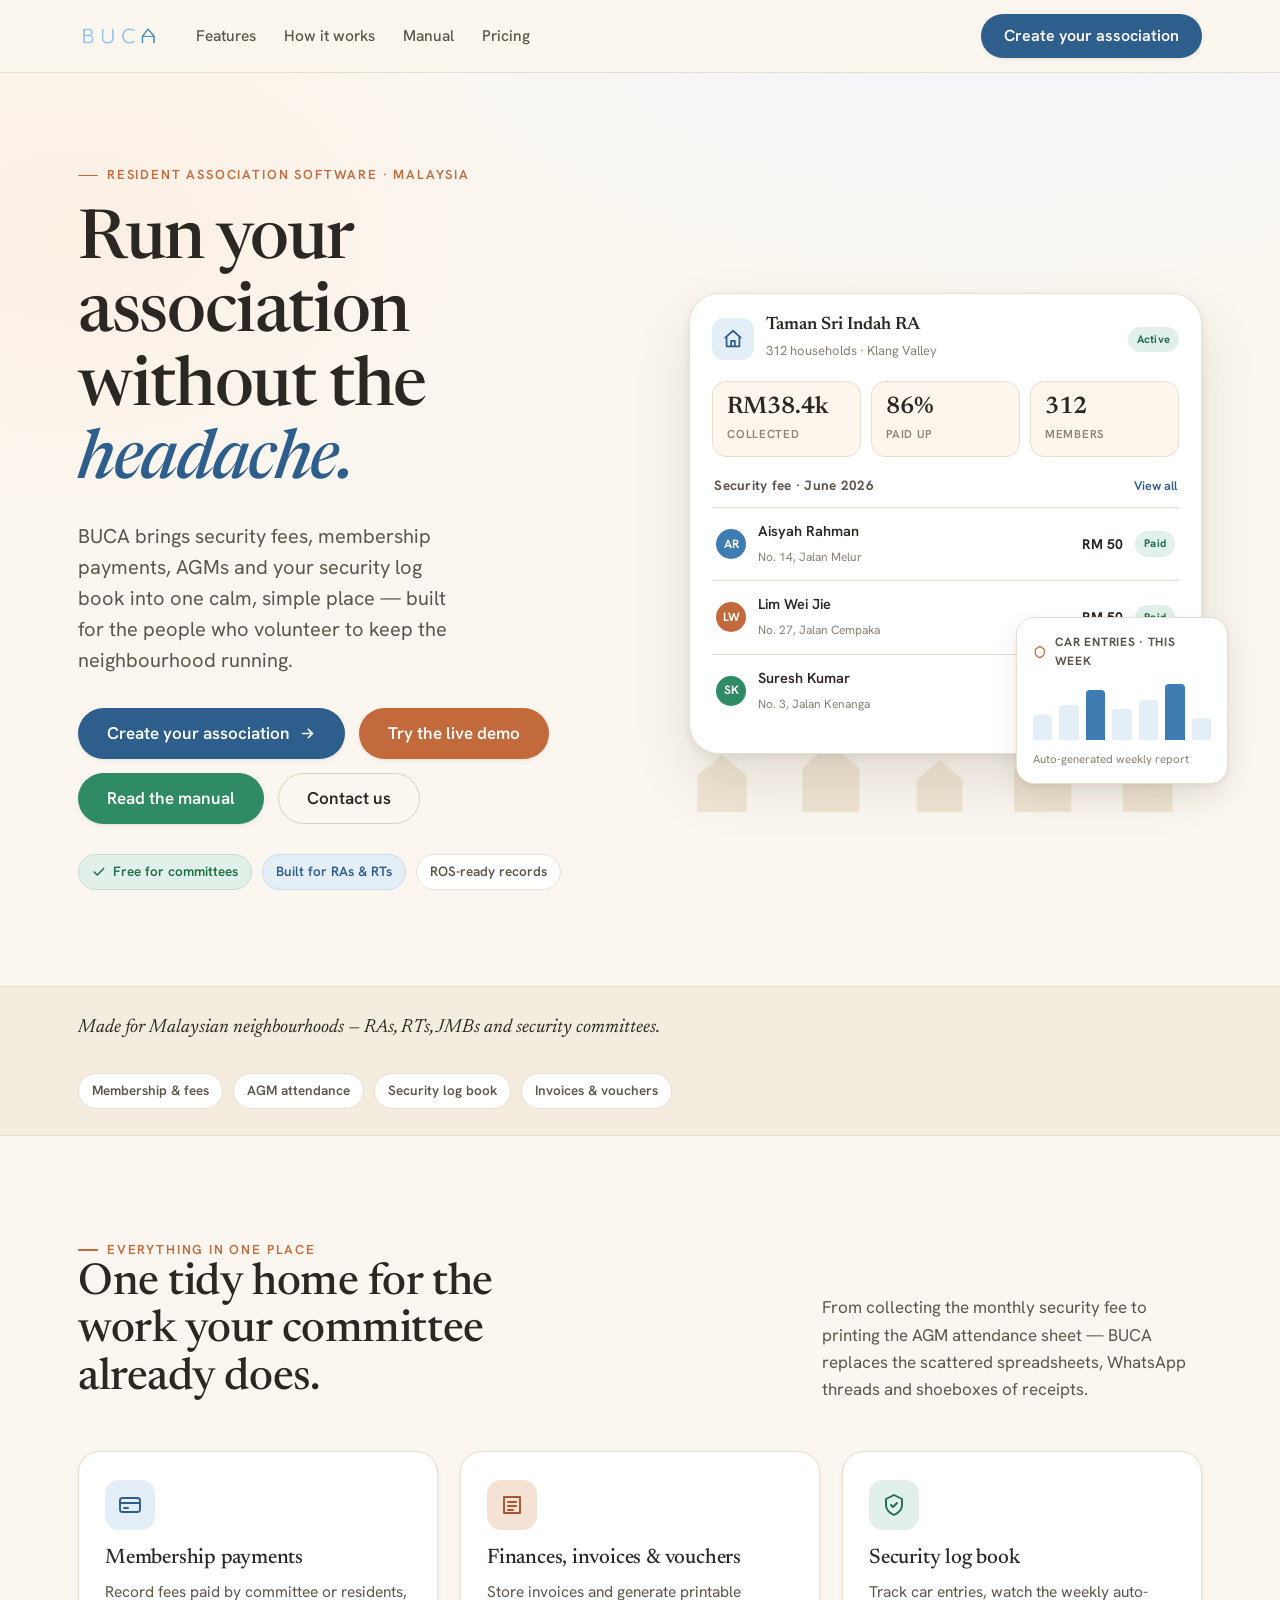
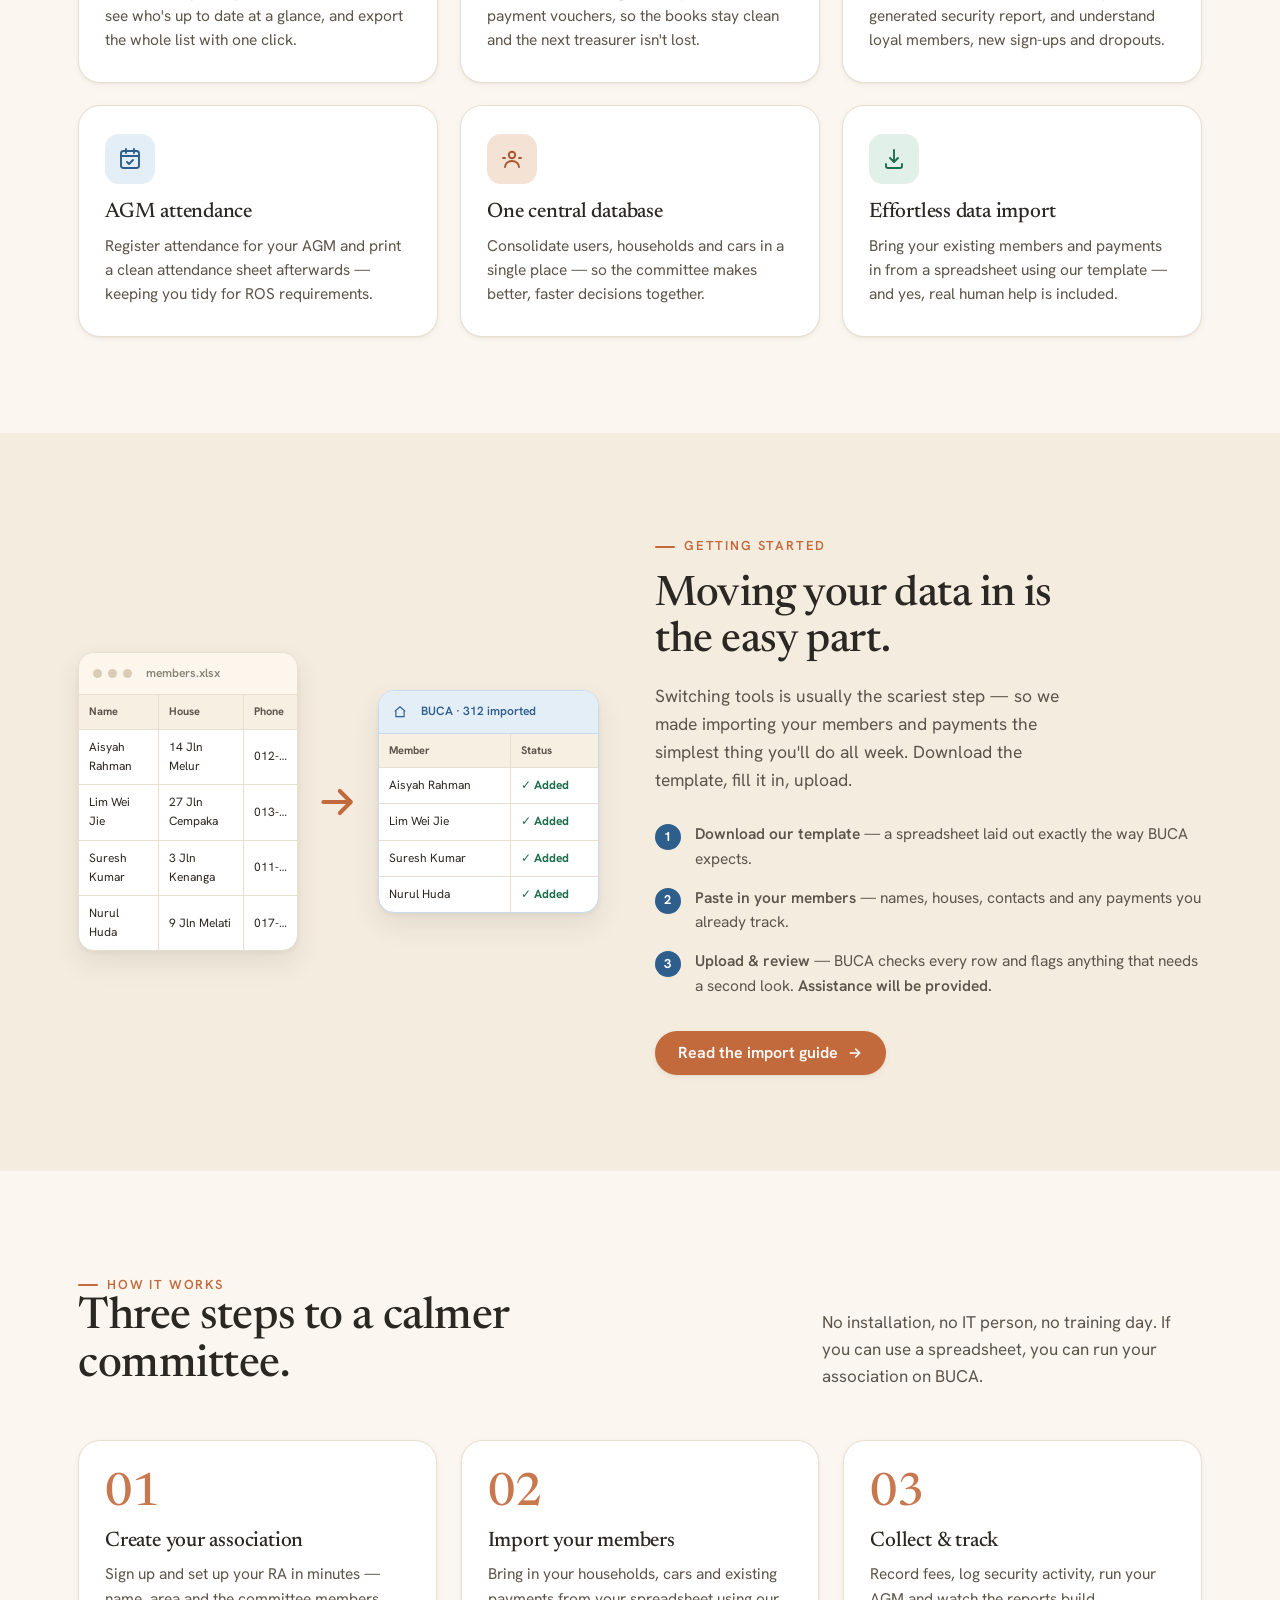
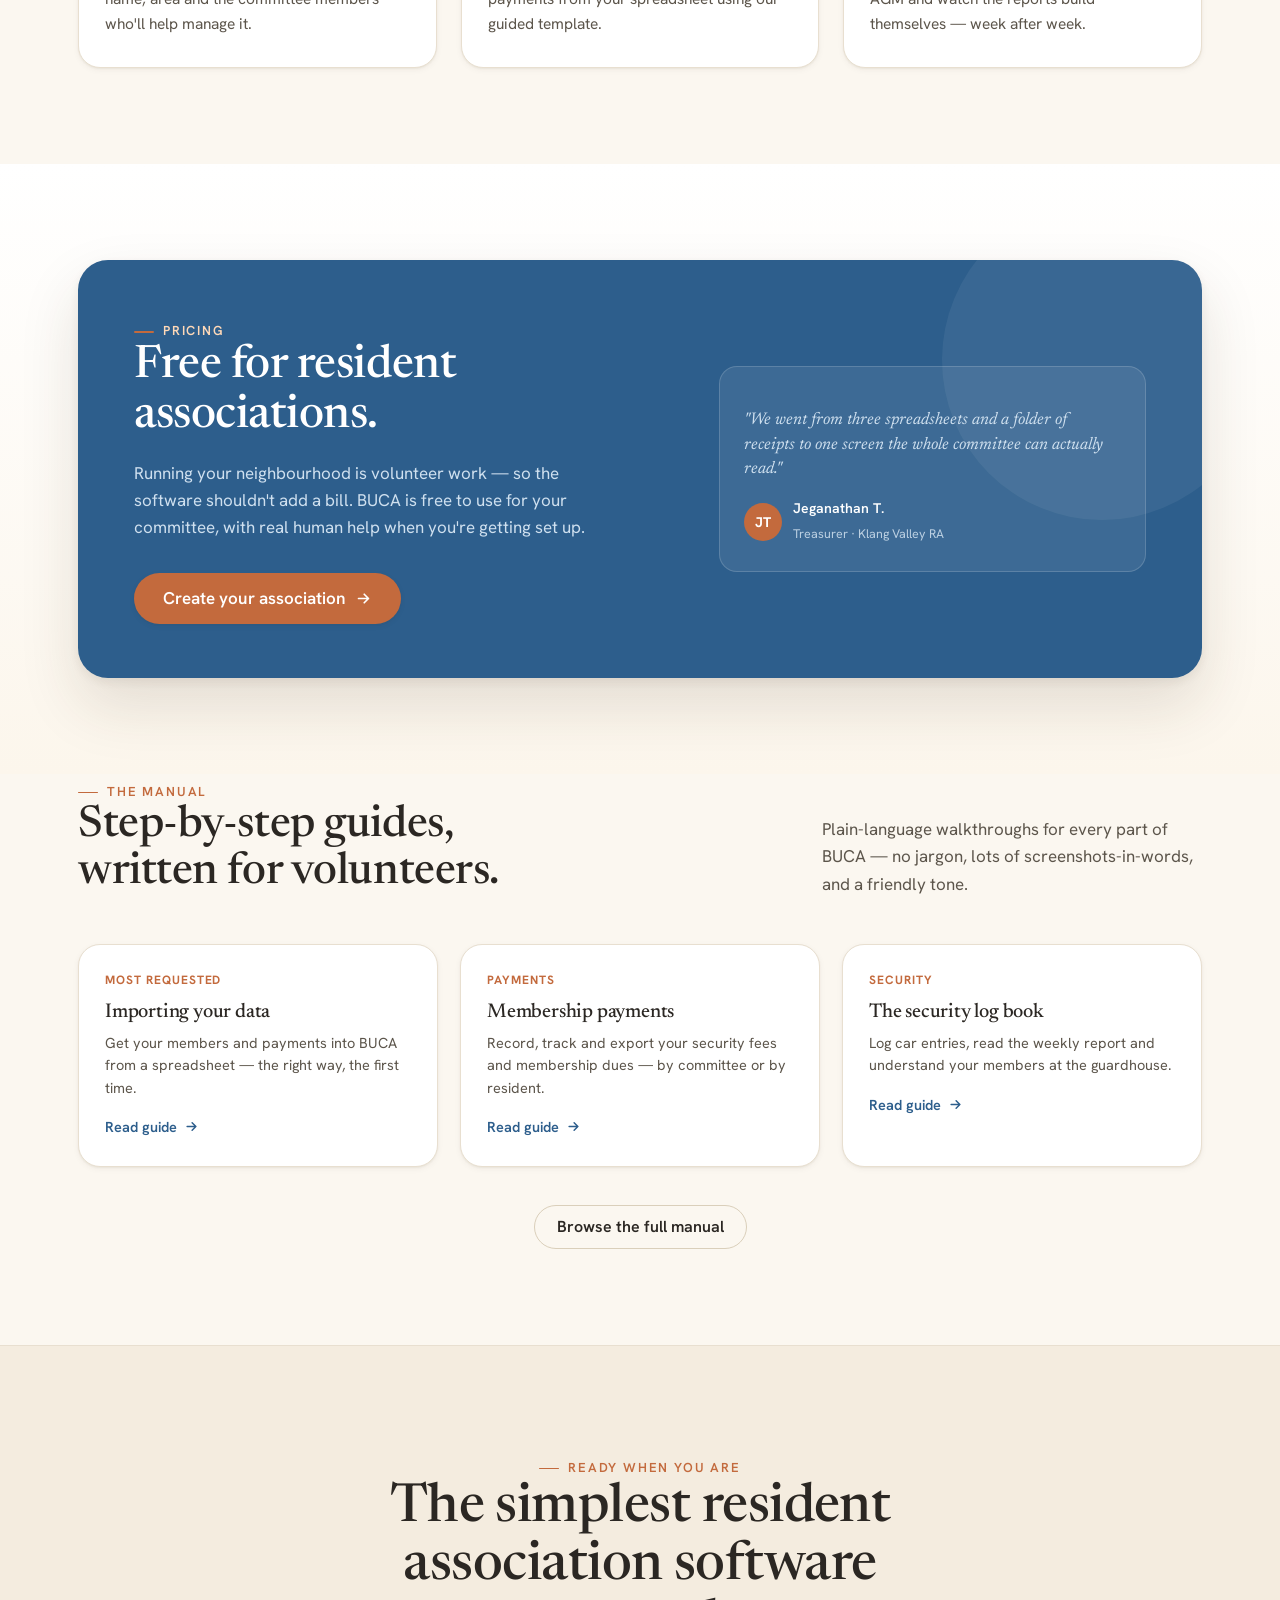
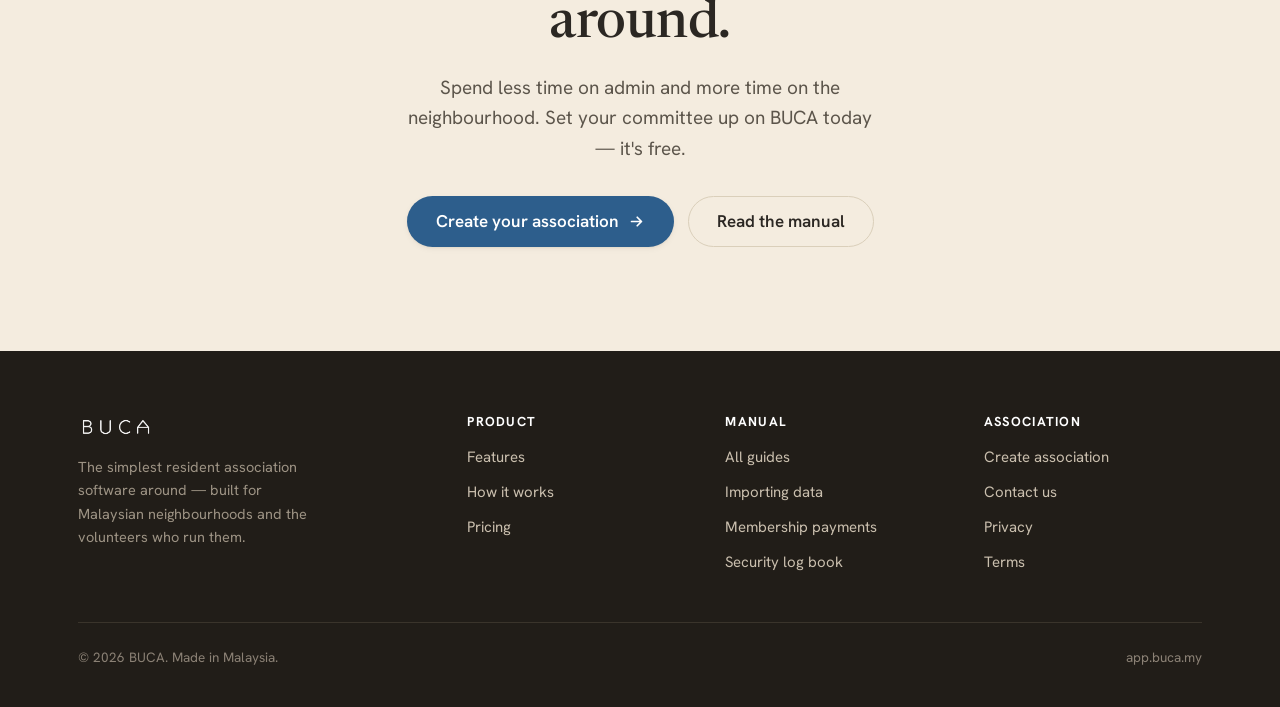
<file: index.html>
<!DOCTYPE html>
<html lang="en">
<head>
<meta charset="UTF-8">
<!-- Google tag (gtag.js) -->
<script async src="https://www.googletagmanager.com/gtag/js?id=G-KG0XQX9VV0"></script>
<script>
  window.dataLayer = window.dataLayer || [];
  function gtag(){dataLayer.push(arguments);}
  gtag('js', new Date());
  gtag('config', 'G-KG0XQX9VV0');
</script>
<meta name="viewport" content="width=device-width, initial-scale=1.0">
<meta name="color-scheme" content="light">
<title>BUCA — The simplest resident association software around</title>
<meta name="description" content="BUCA helps Malaysian resident associations collect security fees, track membership payments, run AGMs and manage their security log book — all in one place. Free for committees.">
<link rel="canonical" href="https://buca.my/">
<link rel="icon" href="/assets/favicon.ico" sizes="any">
<link rel="apple-touch-icon" href="/assets/apple-touch-icon.png">
<link rel="manifest" href="/site.webmanifest">
<!-- Open Graph -->
<meta property="og:type" content="website">
<meta property="og:url" content="https://buca.my/">
<meta property="og:title" content="BUCA — The simplest resident association software around">
<meta property="og:description" content="BUCA helps Malaysian resident associations collect security fees, track membership payments, run AGMs and manage their security log book — all in one place. Free for committees.">
<meta property="og:image" content="https://buca.my/assets/og-image.png">
<!-- Twitter Card -->
<meta name="twitter:card" content="summary_large_image">
<meta name="twitter:title" content="BUCA — The simplest resident association software around">
<meta name="twitter:description" content="BUCA helps Malaysian resident associations collect security fees, track membership payments, run AGMs and manage their security log book — all in one place. Free for committees.">
<meta name="twitter:image" content="https://buca.my/assets/og-image.png">
<link rel="stylesheet" href="assets/buca.css">
<script>document.documentElement.className += ' js-anim';</script>
<style>
/* ============ HERO ============ */
.hero{
  position:relative;overflow:hidden;padding:84px 0 96px;
  background:
    radial-gradient(1100px 540px at 78% -8%, var(--brand-tint) 0%, rgba(241,246,251,0) 60%),
    radial-gradient(760px 520px at 6% 18%, #FCEFE4 0%, rgba(252,239,228,0) 58%);
}
.hero .wrap{position:relative;z-index:1;display:grid;grid-template-columns:1.04fr .96fr;gap:56px;align-items:center;}
.hero h1{font-size:clamp(40px,5.4vw,68px);letter-spacing:-.02em;margin:20px 0 0;}
.hero h1 .accent{font-style:italic;color:var(--brand-deep);}
.hero .lede{font-size:20px;color:var(--ink-soft);margin-top:22px;max-width:34ch;line-height:1.55;}
.hero-cta{display:flex;gap:14px;margin-top:32px;flex-wrap:wrap;}
.hero-trust{display:flex;gap:10px;flex-wrap:wrap;margin-top:30px;}

/* hero product visual */
.viz{position:relative;}
.viz-main{
  background:var(--card);border:1px solid var(--line);border-radius:var(--r-xl);
  box-shadow:var(--sh-lg);padding:22px 22px 26px;position:relative;z-index:2;
}
.viz-top{display:flex;align-items:center;justify-content:space-between;gap:12px;margin-bottom:18px;}
.viz-assoc{display:flex;align-items:center;gap:12px;}
.viz-roof{width:42px;height:42px;border-radius:12px;background:var(--brand-soft);display:grid;place-items:center;color:var(--brand-deep);flex:none;}
.viz-assoc b{display:block;font-family:var(--serif);font-weight:600;font-size:18px;line-height:1.1;}
.viz-assoc span{font-size:13px;color:var(--ink-faint);}
.viz-stats{display:grid;grid-template-columns:repeat(3,1fr);gap:10px;margin-bottom:18px;}
.viz-stat{background:var(--card-tint);border:1px solid var(--line);border-radius:14px;padding:13px 14px;}
.viz-stat .n{font-family:var(--serif);font-size:24px;font-weight:600;line-height:1;color:var(--ink);}
.viz-stat .l{font-size:11.5px;color:var(--ink-faint);text-transform:uppercase;letter-spacing:.06em;margin-top:6px;font-weight:600;}
.viz-tablehd{display:flex;justify-content:space-between;align-items:center;margin:4px 2px 10px;}
.viz-tablehd b{font-size:13.5px;font-weight:700;color:var(--ink-soft);letter-spacing:.02em;}
.viz-tablehd em{font-style:normal;font-size:12.5px;color:var(--brand-deep);font-weight:600;}
.viz-row{display:flex;align-items:center;gap:12px;padding:11px 4px;border-top:1px solid var(--line);}
.viz-ava{width:30px;height:30px;border-radius:50%;flex:none;display:grid;place-items:center;font-size:12px;font-weight:700;color:#fff;font-family:var(--sans);}
.viz-row .who{flex:1;min-width:0;}
.viz-row .who b{font-weight:600;font-size:14.5px;display:block;}
.viz-row .who span{font-size:12px;color:var(--ink-faint);}
.viz-amt{font-weight:700;font-size:14px;font-variant-numeric:tabular-nums;}
.tag{font-size:11px;font-weight:700;padding:4px 9px;border-radius:999px;letter-spacing:.02em;}
.tag-paid{background:var(--green-soft);color:#1d6e4c;}
.tag-due{background:#FBEAD7;color:#a05a1f;}

/* floating mini card */
.viz-float{
  position:absolute;right:-26px;bottom:-30px;z-index:3;width:212px;
  background:var(--card);border:1px solid var(--line);border-radius:18px;box-shadow:var(--sh-md);
  padding:15px 16px;
}
.viz-float .ttl{display:flex;align-items:center;gap:8px;font-size:12px;font-weight:700;color:var(--ink-soft);text-transform:uppercase;letter-spacing:.06em;margin-bottom:12px;}
.viz-float .ttl svg{color:var(--clay);}
.bars{display:flex;align-items:flex-end;gap:7px;height:56px;}
.bars i{flex:1;border-radius:4px 4px 0 0;background:var(--brand-soft);}
.bars i.hi{background:var(--brand);}
.viz-float .cap{font-size:11.5px;color:var(--ink-faint);margin-top:10px;}

/* neighbourhood baseline behind */
.viz-hood{position:absolute;left:-30px;right:-30px;bottom:-58px;z-index:1;color:var(--sand);opacity:.9;}

/* ============ CONTEXT BAND ============ */
.context{background:var(--paper-2);border-top:1px solid var(--line);border-bottom:1px solid var(--line);}
.context .wrap{display:flex;align-items:center;justify-content:space-between;gap:30px;padding:26px 28px;flex-wrap:wrap;}
.context .lead{font-family:var(--serif);font-size:19px;color:var(--ink);font-style:italic;}
.context .terms{display:flex;gap:10px;flex-wrap:wrap;}

/* ============ FEATURES ============ */
.feat-head{display:flex;justify-content:space-between;align-items:flex-end;gap:30px;margin-bottom:48px;flex-wrap:wrap;}
.feat-head h2{font-size:clamp(30px,3.6vw,44px);max-width:18ch;}
.feat-head p{color:var(--ink-soft);max-width:38ch;font-size:17px;}
.feat-grid{display:grid;grid-template-columns:repeat(3,1fr);gap:22px;}
.feat{
  background:var(--card);border:1px solid var(--line);border-radius:var(--r-lg);padding:28px 26px 30px;
  box-shadow:var(--sh-sm);transition:transform .2s ease, box-shadow .2s ease, border-color .2s ease;
}
.feat:hover{transform:translateY(-4px);box-shadow:var(--sh-md);border-color:var(--line-strong);}
.feat .ic{
  width:50px;height:50px;border-radius:14px;display:grid;place-items:center;margin-bottom:18px;
  background:var(--brand-soft);color:var(--brand-deep);
}
.feat:nth-child(3n+2) .ic{background:var(--clay-soft);color:var(--clay-deep);}
.feat:nth-child(3n) .ic{background:var(--green-soft);color:#1d6e4c;}
.feat h3{font-size:21px;margin-bottom:9px;}
.feat p{color:var(--ink-soft);font-size:15.5px;line-height:1.55;}

/* ============ IMPORT SPOTLIGHT ============ */
.spot{background:var(--paper-2);}
.spot .wrap{display:grid;grid-template-columns:1fr 1.05fr;gap:56px;align-items:center;}
.spot h2{font-size:clamp(28px,3.4vw,42px);margin:16px 0 0;max-width:16ch;}
.spot p{color:var(--ink-soft);margin-top:18px;font-size:17.5px;max-width:42ch;}
.spot .flow{margin-top:28px;display:flex;flex-direction:column;gap:14px;}
.flow-step{display:flex;gap:14px;align-items:flex-start;}
.flow-step .dot{width:26px;height:26px;border-radius:50%;background:var(--brand-deep);color:#fff;font-size:13px;font-weight:700;display:grid;place-items:center;flex:none;margin-top:2px;}
.flow-step b{font-weight:600;}
.flow-step span{color:var(--ink-soft);font-size:15.5px;}

/* import visual: sheet -> buca */
.importviz{display:flex;align-items:center;gap:18px;}
.sheet{
  background:var(--card);border:1px solid var(--line);border-radius:16px;box-shadow:var(--sh-md);
  overflow:hidden;flex:1;
}
.sheet .sh-bar{display:flex;align-items:center;gap:6px;padding:11px 14px;border-bottom:1px solid var(--line);background:var(--card-tint);}
.sheet .sh-bar i{width:9px;height:9px;border-radius:50%;background:#d9cdb8;}
.sheet .sh-bar b{margin-left:8px;font-size:12px;color:var(--ink-faint);font-weight:600;}
.gridtbl{width:100%;border-collapse:collapse;font-size:12px;font-variant-numeric:tabular-nums;}
.gridtbl td,.gridtbl th{border-bottom:1px solid var(--line);border-right:1px solid var(--line);padding:8px 10px;text-align:left;}
.gridtbl th{background:#F6EFE2;font-weight:700;color:var(--ink-soft);font-size:11px;}
.gridtbl td:last-child,.gridtbl th:last-child{border-right:none;}
.gridtbl tr:last-child td{border-bottom:none;}
.arrowwrap{flex:none;color:var(--clay);display:grid;place-items:center;}

/* ============ HOW IT WORKS ============ */
.how-grid{display:grid;grid-template-columns:repeat(3,1fr);gap:24px;margin-top:50px;}
.step{position:relative;padding:30px 26px;border-radius:var(--r-lg);background:var(--card);border:1px solid var(--line);box-shadow:var(--sh-sm);}
.step .num{font-family:var(--serif);font-size:46px;color:var(--clay);line-height:1;font-weight:500;opacity:.9;}
.step h3{font-size:21px;margin:14px 0 8px;}
.step p{color:var(--ink-soft);font-size:15.5px;}

/* ============ FREE BAND ============ */
.free{background:linear-gradient(180deg,#fff 0%, var(--card-tint) 100%);}
.free .panel{
  background:var(--brand-deep);color:#fff;border-radius:var(--r-xl);overflow:hidden;position:relative;
  display:grid;grid-template-columns:1.3fr 1fr;gap:30px;align-items:center;
  padding:54px 56px;box-shadow:var(--sh-lg);
}
.free .panel::after{content:"";position:absolute;right:-60px;top:-60px;width:320px;height:320px;border-radius:50%;background:rgba(255,255,255,.06);}
.free h2{color:#fff;font-size:clamp(30px,3.6vw,46px);max-width:14ch;}
.free .panel p{color:#cfe0ef;margin-top:18px;font-size:17px;max-width:46ch;}
.free-aside{position:relative;z-index:1;}
.free-quote{background:rgba(255,255,255,.08);border:1px solid rgba(255,255,255,.16);border-radius:18px;padding:24px;}
.free-quote p{color:#eaf2f9;font-family:var(--serif);font-style:italic;font-size:18px;line-height:1.45;margin:0 0 14px;}
.free-quote .by{display:flex;align-items:center;gap:11px;}
.free-quote .by .av{width:38px;height:38px;border-radius:50%;background:var(--clay);display:grid;place-items:center;font-weight:700;font-size:14px;color:#fff;}
.free-quote .by b{font-size:14px;font-weight:600;color:#fff;display:block;}
.free-quote .by span{font-size:12.5px;color:#bcd0e2;}

/* ============ MANUAL TEASER ============ */
.man-grid{display:grid;grid-template-columns:repeat(3,1fr);gap:22px;margin-top:46px;}
.man-card{
  display:block;background:var(--card);border:1px solid var(--line);border-radius:var(--r-lg);
  padding:26px;box-shadow:var(--sh-sm);transition:transform .2s ease, box-shadow .2s ease;
}
.man-card:hover{transform:translateY(-4px);box-shadow:var(--sh-md);}
.man-card .k{font-size:12px;font-weight:700;letter-spacing:.08em;text-transform:uppercase;color:var(--clay);}
.man-card h3{font-size:20px;margin:12px 0 8px;color:var(--ink);}
.man-card p{color:var(--ink-soft);font-size:14.5px;line-height:1.55;}
.man-card .go{margin-top:16px;display:inline-flex;align-items:center;gap:7px;font-weight:600;font-size:14.5px;color:var(--brand-deep);}
.man-card:hover .go{color:var(--clay-deep);}

/* ============ CTA BAND ============ */
.cta{text-align:center;padding:104px 0;}
.cta h2{font-size:clamp(32px,4.2vw,54px);max-width:18ch;margin:0 auto;}
.cta p{color:var(--ink-soft);font-size:19px;margin:20px auto 0;max-width:44ch;}
.cta .hero-cta{justify-content:center;}

@media (max-width:980px){
  .feat-grid{grid-template-columns:repeat(2,1fr);}
  .how-grid{grid-template-columns:1fr;}
  .man-grid{grid-template-columns:1fr;}
}
@media (max-width:860px){
  .hero{padding:48px 0 80px;}
  .hero .wrap{grid-template-columns:1fr;gap:64px;}
  .spot .wrap{grid-template-columns:1fr;gap:40px;}
  .free .panel{grid-template-columns:1fr;padding:38px 30px;}
  .viz-float{right:0;}
}
@media (max-width:560px){
  .feat-grid{grid-template-columns:1fr;}
  .viz-float{display:none;}
}
</style>
</head>
<body>

<!-- ============ HEADER ============ -->
<header class="site-head">
  <div class="wrap">
    <!-- LOGO: replace assets/buca-logo.png with your own logo file -->
    <a class="brand-link" href="index.html" aria-label="BUCA home">
      <img src="assets/buca-logo.png" alt="BUCA">
    </a>
    <nav class="nav">
      <a href="#features">Features</a>
      <a href="#how">How it works</a>
      <a href="manual/index.html">Manual</a>
      <a href="#free">Pricing</a>
    </nav>
    <div class="head-cta">
      <a class="btn btn-primary" href="https://app.buca.my/public/companies/new" data-cta="create_association" data-cta-location="header">Create your association</a>
    </div>
  </div>
</header>

<!-- ============ HERO ============ -->
<section class="hero">
  <div class="wrap">
    <div class="hero-copy">
      <span class="eyebrow">Resident association software · Malaysia</span>
      <h1>Run your association<br>without the <span class="accent">headache.</span></h1>
      <p class="lede">BUCA brings security fees, membership payments, AGMs and your security log book into one calm, simple place — built for the people who volunteer to keep the neighbourhood running.</p>
      <div class="hero-cta">
        <a class="btn btn-primary btn-lg" href="https://app.buca.my/public/companies/new" data-cta="create_association" data-cta-location="hero">Create your association <svg class="arr" width="17" height="17" viewBox="0 0 24 24" fill="none" stroke="currentColor" stroke-width="2.4" stroke-linecap="round" stroke-linejoin="round"><path d="M5 12h14M13 6l6 6-6 6"/></svg></a>
        <a class="btn btn-clay btn-lg" href="https://demo.buca.my" data-cta="view_demo" data-cta-location="hero">Try the live demo</a>
        <a class="btn btn-green btn-lg" href="manual/index.html" data-cta="read_manual" data-cta-location="hero">Read the manual</a>
        <a class="btn btn-ghost btn-lg" href="https://forms.gle/qFYzmMMwqwBYbRDj6" data-cta="contact_us" data-cta-location="hero">Contact us</a>
      </div>
      <div class="hero-trust">
        <span class="pill pill-free"><svg width="14" height="14" viewBox="0 0 24 24" fill="none" stroke="currentColor" stroke-width="2.6" stroke-linecap="round" stroke-linejoin="round"><path d="M20 6 9 17l-5-5"/></svg> Free for committees</span>
        <span class="pill pill-blue">Built for RAs &amp; RTs</span>
        <span class="pill">ROS-ready records</span>
      </div>
    </div>

    <!-- product visual -->
    <div class="viz reveal">
      <svg class="viz-hood" viewBox="0 0 600 90" fill="currentColor" aria-hidden="true">
        <path d="M40 90V52l26-22 26 22v38zM150 90V44l30-26 30 26v46zM270 90V56l24-20 24 20v34zM372 90V46l30-25 30 25v44zM486 90V54l26-22 26 22v36z"/>
      </svg>

      <div class="viz-main">
        <div class="viz-top">
          <div class="viz-assoc">
            <div class="viz-roof">
              <svg width="22" height="22" viewBox="0 0 24 24" fill="none" stroke="currentColor" stroke-width="1.9" stroke-linejoin="round"><path d="M3 11 12 3l9 8"/><path d="M5 10v10h14V10"/><path d="M10 20v-6h4v6"/></svg>
            </div>
            <div>
              <b>Taman Sri Indah RA</b>
              <span>312 households · Klang Valley</span>
            </div>
          </div>
          <span class="tag tag-paid">Active</span>
        </div>

        <div class="viz-stats">
          <div class="viz-stat"><div class="n">RM38.4k</div><div class="l">Collected</div></div>
          <div class="viz-stat"><div class="n">86%</div><div class="l">Paid up</div></div>
          <div class="viz-stat"><div class="n">312</div><div class="l">Members</div></div>
        </div>

        <div class="viz-tablehd"><b>Security fee · June 2026</b><em>View all</em></div>
        <div class="viz-row">
          <div class="viz-ava" style="background:#3E7CB1">AR</div>
          <div class="who"><b>Aisyah Rahman</b><span>No. 14, Jalan Melur</span></div>
          <span class="viz-amt">RM 50</span>
          <span class="tag tag-paid">Paid</span>
        </div>
        <div class="viz-row">
          <div class="viz-ava" style="background:#C36A3D">LW</div>
          <div class="who"><b>Lim Wei Jie</b><span>No. 27, Jalan Cempaka</span></div>
          <span class="viz-amt">RM 50</span>
          <span class="tag tag-paid">Paid</span>
        </div>
        <div class="viz-row">
          <div class="viz-ava" style="background:#2E8B63">SK</div>
          <div class="who"><b>Suresh Kumar</b><span>No. 3, Jalan Kenanga</span></div>
          <span class="viz-amt">RM 50</span>
          <span class="tag tag-due">Due</span>
        </div>
      </div>

      <div class="viz-float">
        <div class="ttl"><svg width="14" height="14" viewBox="0 0 24 24" fill="none" stroke="currentColor" stroke-width="2.2" stroke-linecap="round" stroke-linejoin="round"><path d="M12 2 4 7v6c0 5 3.5 7.5 8 9 4.5-1.5 8-4 8-9V7z"/></svg> Car entries · this week</div>
        <div class="bars">
          <i style="height:44%"></i><i style="height:62%"></i><i class="hi" style="height:88%"></i>
          <i style="height:54%"></i><i style="height:70%"></i><i class="hi" style="height:100%"></i><i style="height:38%"></i>
        </div>
        <div class="cap">Auto-generated weekly report</div>
      </div>
    </div>
  </div>
</section>

<!-- ============ CONTEXT BAND ============ -->
<div class="context">
  <div class="wrap">
    <p class="lead">Made for Malaysian neighbourhoods — RAs, RTs, JMBs and security committees.</p>
    <div class="terms">
      <span class="pill">Membership &amp; fees</span>
      <span class="pill">AGM attendance</span>
      <span class="pill">Security log book</span>
      <span class="pill">Invoices &amp; vouchers</span>
    </div>
  </div>
</div>

<!-- ============ FEATURES ============ -->
<section class="section" id="features">
  <div class="wrap">
    <div class="feat-head reveal">
      <div>
        <span class="eyebrow">Everything in one place</span>
        <h2>One tidy home for the work your committee already does.</h2>
      </div>
      <p>From collecting the monthly security fee to printing the AGM attendance sheet — BUCA replaces the scattered spreadsheets, WhatsApp threads and shoeboxes of receipts.</p>
    </div>

    <div class="feat-grid">
      <div class="feat reveal">
        <div class="ic"><svg width="24" height="24" viewBox="0 0 24 24" fill="none" stroke="currentColor" stroke-width="1.9" stroke-linecap="round" stroke-linejoin="round"><rect x="2" y="5" width="20" height="14" rx="2.5"/><path d="M2 10h20"/><path d="M6 15h4"/></svg></div>
        <h3>Membership payments</h3>
        <p>Record fees paid by committee or residents, see who's up to date at a glance, and export the whole list with one click.</p>
      </div>
      <div class="feat reveal">
        <div class="ic"><svg width="24" height="24" viewBox="0 0 24 24" fill="none" stroke="currentColor" stroke-width="1.9" stroke-linecap="round" stroke-linejoin="round"><path d="M4 4h16v16H4z"/><path d="M8 9h8M8 13h8M8 17h5"/></svg></div>
        <h3>Finances, invoices &amp; vouchers</h3>
        <p>Store invoices and generate printable payment vouchers, so the books stay clean and the next treasurer isn't lost.</p>
      </div>
      <div class="feat reveal">
        <div class="ic"><svg width="24" height="24" viewBox="0 0 24 24" fill="none" stroke="currentColor" stroke-width="1.9" stroke-linecap="round" stroke-linejoin="round"><path d="M12 2 4 6v6c0 5 3.5 8 8 10 4.5-2 8-5 8-10V6z"/><path d="m9 12 2 2 4-4"/></svg></div>
        <h3>Security log book</h3>
        <p>Track car entries, watch the weekly auto-generated security report, and understand loyal members, new sign-ups and dropouts.</p>
      </div>
      <div class="feat reveal">
        <div class="ic"><svg width="24" height="24" viewBox="0 0 24 24" fill="none" stroke="currentColor" stroke-width="1.9" stroke-linecap="round" stroke-linejoin="round"><rect x="3" y="4" width="18" height="17" rx="2.5"/><path d="M3 9h18M8 2v4M16 2v4"/><path d="m9 15 2 2 4-4"/></svg></div>
        <h3>AGM attendance</h3>
        <p>Register attendance for your AGM and print a clean attendance sheet afterwards — keeping you tidy for ROS requirements.</p>
      </div>
      <div class="feat reveal">
        <div class="ic"><svg width="24" height="24" viewBox="0 0 24 24" fill="none" stroke="currentColor" stroke-width="1.9" stroke-linecap="round" stroke-linejoin="round"><circle cx="12" cy="8" r="3.2"/><path d="M5 20c0-3.5 3.1-6 7-6s7 2.5 7 6"/><path d="M3 11h2M19 11h2"/></svg></div>
        <h3>One central database</h3>
        <p>Consolidate users, households and cars in a single place — so the committee makes better, faster decisions together.</p>
      </div>
      <div class="feat reveal">
        <div class="ic"><svg width="24" height="24" viewBox="0 0 24 24" fill="none" stroke="currentColor" stroke-width="1.9" stroke-linecap="round" stroke-linejoin="round"><path d="M12 3v12"/><path d="m8 11 4 4 4-4"/><path d="M4 17v2a2 2 0 0 0 2 2h12a2 2 0 0 0 2-2v-2"/></svg></div>
        <h3>Effortless data import</h3>
        <p>Bring your existing members and payments in from a spreadsheet using our template — and yes, real human help is included.</p>
      </div>
    </div>
  </div>
</section>

<!-- ============ IMPORT SPOTLIGHT ============ -->
<section class="section spot">
  <div class="wrap">
    <div class="importviz reveal">
      <div class="sheet">
        <div class="sh-bar"><i></i><i></i><i></i><b>members.xlsx</b></div>
        <table class="gridtbl">
          <tr><th>Name</th><th>House</th><th>Phone</th></tr>
          <tr><td>Aisyah Rahman</td><td>14 Jln Melur</td><td>012-…</td></tr>
          <tr><td>Lim Wei Jie</td><td>27 Jln Cempaka</td><td>013-…</td></tr>
          <tr><td>Suresh Kumar</td><td>3 Jln Kenanga</td><td>011-…</td></tr>
          <tr><td>Nurul Huda</td><td>9 Jln Melati</td><td>017-…</td></tr>
        </table>
      </div>
      <div class="arrowwrap">
        <svg width="44" height="44" viewBox="0 0 24 24" fill="none" stroke="currentColor" stroke-width="2.2" stroke-linecap="round" stroke-linejoin="round"><path d="M4 12h15M13 6l6 6-6 6"/></svg>
      </div>
      <div class="sheet" style="border-color:#c6dcee;">
        <div class="sh-bar" style="background:var(--brand-soft);border-color:#c6dcee;"><svg width="14" height="14" viewBox="0 0 24 24" fill="none" stroke="var(--brand-deep)" stroke-width="2" stroke-linejoin="round"><path d="M3 11 12 3l9 8"/><path d="M5 10v10h14V10"/></svg><b style="color:var(--brand-deep)">BUCA · 312 imported</b></div>
        <table class="gridtbl">
          <tr><th>Member</th><th>Status</th></tr>
          <tr><td>Aisyah Rahman</td><td style="color:#1d6e4c;font-weight:700">✓ Added</td></tr>
          <tr><td>Lim Wei Jie</td><td style="color:#1d6e4c;font-weight:700">✓ Added</td></tr>
          <tr><td>Suresh Kumar</td><td style="color:#1d6e4c;font-weight:700">✓ Added</td></tr>
          <tr><td>Nurul Huda</td><td style="color:#1d6e4c;font-weight:700">✓ Added</td></tr>
        </table>
      </div>
    </div>

    <div class="reveal">
      <span class="eyebrow">Getting started</span>
      <h2>Moving your data in is the easy part.</h2>
      <p>Switching tools is usually the scariest step — so we made importing your members and payments the simplest thing you'll do all week. Download the template, fill it in, upload.</p>
      <div class="flow">
        <div class="flow-step"><span class="dot">1</span><span><b>Download our template</b> — a spreadsheet laid out exactly the way BUCA expects.</span></div>
        <div class="flow-step"><span class="dot">2</span><span><b>Paste in your members</b> — names, houses, contacts and any payments you already track.</span></div>
        <div class="flow-step"><span class="dot">3</span><span><b>Upload &amp; review</b> — BUCA checks every row and flags anything that needs a second look. <b>Assistance will be provided.</b></span></div>
      </div>
      <div class="hero-cta">
        <a class="btn btn-clay" href="manual/importing-data.html" data-cta="read_import_guide" data-cta-location="how_it_works">Read the import guide <svg class="arr" width="16" height="16" viewBox="0 0 24 24" fill="none" stroke="currentColor" stroke-width="2.4" stroke-linecap="round" stroke-linejoin="round"><path d="M5 12h14M13 6l6 6-6 6"/></svg></a>
      </div>
    </div>
  </div>
</section>

<!-- ============ HOW IT WORKS ============ -->
<section class="section" id="how">
  <div class="wrap">
    <div class="feat-head reveal" style="margin-bottom:0;">
      <div>
        <span class="eyebrow">How it works</span>
        <h2>Three steps to a calmer committee.</h2>
      </div>
      <p>No installation, no IT person, no training day. If you can use a spreadsheet, you can run your association on BUCA.</p>
    </div>
    <div class="how-grid">
      <div class="step reveal">
        <div class="num">01</div>
        <h3>Create your association</h3>
        <p>Sign up and set up your RA in minutes — name, area and the committee members who'll help manage it.</p>
      </div>
      <div class="step reveal">
        <div class="num">02</div>
        <h3>Import your members</h3>
        <p>Bring in your households, cars and existing payments from your spreadsheet using our guided template.</p>
      </div>
      <div class="step reveal">
        <div class="num">03</div>
        <h3>Collect &amp; track</h3>
        <p>Record fees, log security activity, run your AGM and watch the reports build themselves — week after week.</p>
      </div>
    </div>
  </div>
</section>

<!-- ============ FREE BAND ============ -->
<section class="section free" id="free">
  <div class="wrap">
    <div class="panel reveal">
      <div>
        <span class="eyebrow" style="color:#ffd9b8;">Pricing</span>
        <h2>Free for resident associations.</h2>
        <p>Running your neighbourhood is volunteer work — so the software shouldn't add a bill. BUCA is free to use for your committee, with real human help when you're getting set up.</p>
        <div class="hero-cta">
          <a class="btn btn-clay btn-lg" href="https://app.buca.my/public/companies/new" data-cta="create_association" data-cta-location="pricing">Create your association <svg class="arr" width="17" height="17" viewBox="0 0 24 24" fill="none" stroke="currentColor" stroke-width="2.4" stroke-linecap="round" stroke-linejoin="round"><path d="M5 12h14M13 6l6 6-6 6"/></svg></a>
        </div>
      </div>
      <div class="free-aside">
        <div class="free-quote">
          <p>"We went from three spreadsheets and a folder of receipts to one screen the whole committee can actually read."</p>
          <div class="by">
            <div class="av">JT</div>
            <div><b>Jeganathan T.</b><span>Treasurer · Klang Valley RA</span></div>
          </div>
        </div>
      </div>
    </div>
  </div>
</section>

<!-- ============ MANUAL TEASER ============ -->
<section class="section" style="padding-top:0;">
  <div class="wrap">
    <div class="feat-head reveal" style="margin-bottom:0;">
      <div>
        <span class="eyebrow">The manual</span>
        <h2>Step-by-step guides, written for volunteers.</h2>
      </div>
      <p>Plain-language walkthroughs for every part of BUCA — no jargon, lots of screenshots-in-words, and a friendly tone.</p>
    </div>
    <div class="man-grid">
      <a class="man-card reveal" href="manual/importing-data.html">
        <div class="k">Most requested</div>
        <h3>Importing your data</h3>
        <p>Get your members and payments into BUCA from a spreadsheet — the right way, the first time.</p>
        <span class="go">Read guide <svg width="15" height="15" viewBox="0 0 24 24" fill="none" stroke="currentColor" stroke-width="2.4" stroke-linecap="round" stroke-linejoin="round"><path d="M5 12h14M13 6l6 6-6 6"/></svg></span>
      </a>
      <a class="man-card reveal" href="manual/membership-payments.html">
        <div class="k">Payments</div>
        <h3>Membership payments</h3>
        <p>Record, track and export your security fees and membership dues — by committee or by resident.</p>
        <span class="go">Read guide <svg width="15" height="15" viewBox="0 0 24 24" fill="none" stroke="currentColor" stroke-width="2.4" stroke-linecap="round" stroke-linejoin="round"><path d="M5 12h14M13 6l6 6-6 6"/></svg></span>
      </a>
      <a class="man-card reveal" href="manual/security-log-book.html">
        <div class="k">Security</div>
        <h3>The security log book</h3>
        <p>Log car entries, read the weekly report and understand your members at the guardhouse.</p>
        <span class="go">Read guide <svg width="15" height="15" viewBox="0 0 24 24" fill="none" stroke="currentColor" stroke-width="2.4" stroke-linecap="round" stroke-linejoin="round"><path d="M5 12h14M13 6l6 6-6 6"/></svg></span>
      </a>
    </div>
    <div style="text-align:center;margin-top:38px;">
      <a class="btn btn-ghost" href="manual/index.html" data-cta="read_manual" data-cta-location="manual_section">Browse the full manual</a>
    </div>
  </div>
</section>

<!-- ============ CTA BAND ============ -->
<section class="cta" style="background:var(--paper-2);border-top:1px solid var(--line);">
  <div class="wrap-narrow reveal">
    <span class="eyebrow" style="justify-content:center;">Ready when you are</span>
    <h2>The simplest resident association software around.</h2>
    <p>Spend less time on admin and more time on the neighbourhood. Set your committee up on BUCA today — it's free.</p>
    <div class="hero-cta">
      <a class="btn btn-primary btn-lg" href="https://app.buca.my/public/companies/new" data-cta="create_association" data-cta-location="cta_band">Create your association <svg class="arr" width="17" height="17" viewBox="0 0 24 24" fill="none" stroke="currentColor" stroke-width="2.4" stroke-linecap="round" stroke-linejoin="round"><path d="M5 12h14M13 6l6 6-6 6"/></svg></a>
      <a class="btn btn-ghost btn-lg" href="manual/index.html" data-cta="read_manual" data-cta-location="cta_band">Read the manual</a>
    </div>
  </div>
</section>

<!-- ============ FOOTER ============ -->
<footer class="site-foot">
  <div class="wrap">
    <div class="foot-grid">
      <div class="foot-brand">
        <!-- LOGO: replace assets/buca-logo.png with your own logo file -->
        <img src="assets/buca-logo.png" alt="BUCA">
        <p>The simplest resident association software around — built for Malaysian neighbourhoods and the volunteers who run them.</p>
      </div>
      <div>
        <h4>Product</h4>
        <div class="foot-links">
          <a href="#features">Features</a>
          <a href="#how">How it works</a>
          <a href="#free">Pricing</a>
        </div>
      </div>
      <div>
        <h4>Manual</h4>
        <div class="foot-links">
          <a href="manual/index.html">All guides</a>
          <a href="manual/importing-data.html">Importing data</a>
          <a href="manual/membership-payments.html">Membership payments</a>
          <a href="manual/security-log-book.html">Security log book</a>
        </div>
      </div>
      <div>
        <h4>Association</h4>
        <div class="foot-links">
          <a href="https://app.buca.my/public/companies/new">Create association</a>
          <a href="https://forms.gle/qFYzmMMwqwBYbRDj6">Contact us</a>
          <a href="#">Privacy</a>
          <a href="#">Terms</a>
        </div>
      </div>
    </div>
    <div class="foot-bottom">
      <span>© 2026 BUCA. Made in Malaysia.</span>
      <span>app.buca.my</span>
    </div>
  </div>
</footer>

<script>
  (function(){
    var els = document.querySelectorAll('.reveal');
    if(!('IntersectionObserver' in window)){els.forEach(function(e){e.classList.add('in');});return;}
    var io = new IntersectionObserver(function(entries){
      entries.forEach(function(en){ if(en.isIntersecting){ en.target.classList.add('in'); io.unobserve(en.target);} });
    },{threshold:.12, rootMargin:'0px 0px -8% 0px'});
    els.forEach(function(e){io.observe(e);});
    setTimeout(function(){ els.forEach(function(e){ e.classList.add('in'); }); }, 1500);
  })();
</script>

<script>
  // GA4 CTA click tracking: any element with data-cta fires a cta_click event.
  document.addEventListener('click', function(e){
    var el = e.target.closest('[data-cta]');
    if(!el || typeof gtag !== 'function') return;
    gtag('event', 'cta_click', {
      cta_name: el.getAttribute('data-cta'),
      cta_location: el.getAttribute('data-cta-location') || 'unknown',
      link_url: el.href || ''
    });
    if(el.getAttribute('data-cta') === 'create_association'){
      gtag('event', 'generate_lead', { cta_location: el.getAttribute('data-cta-location') || 'unknown' });
    }
  });
</script>

</body>
</html>
</file>
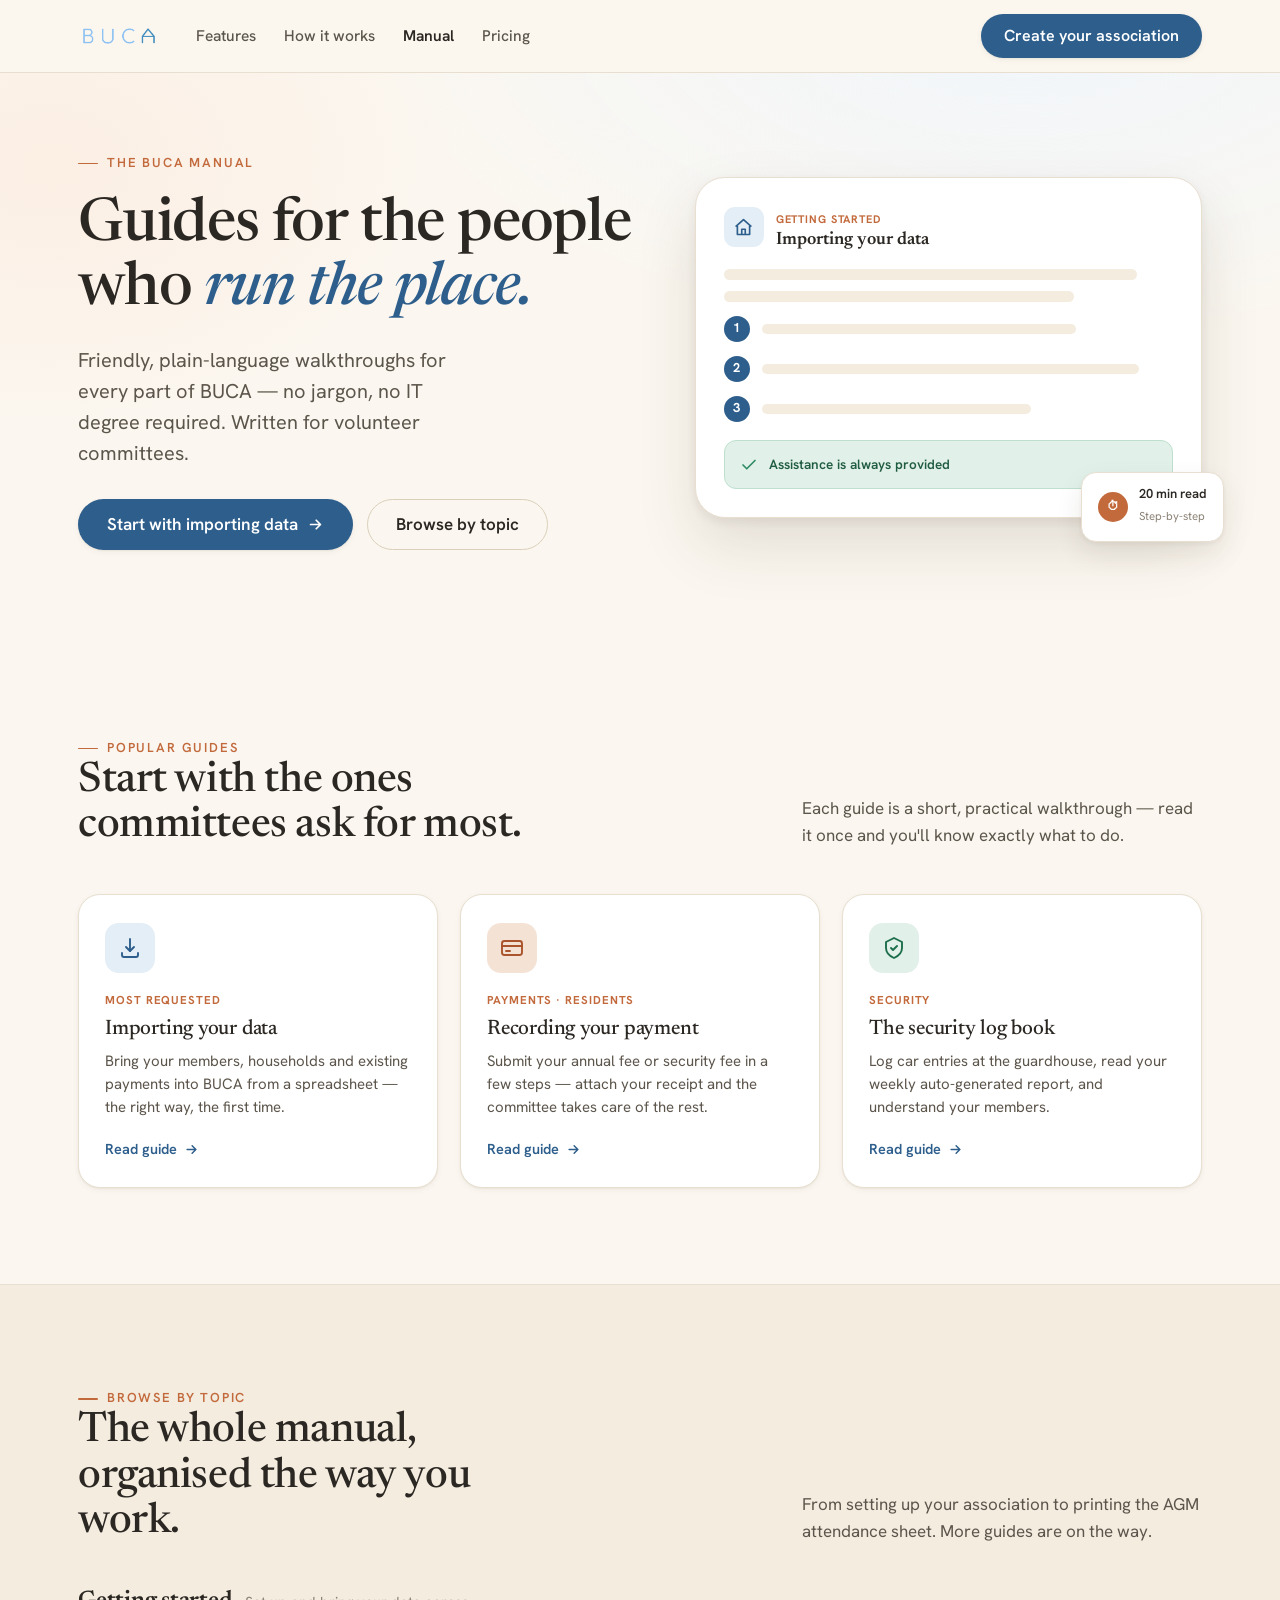
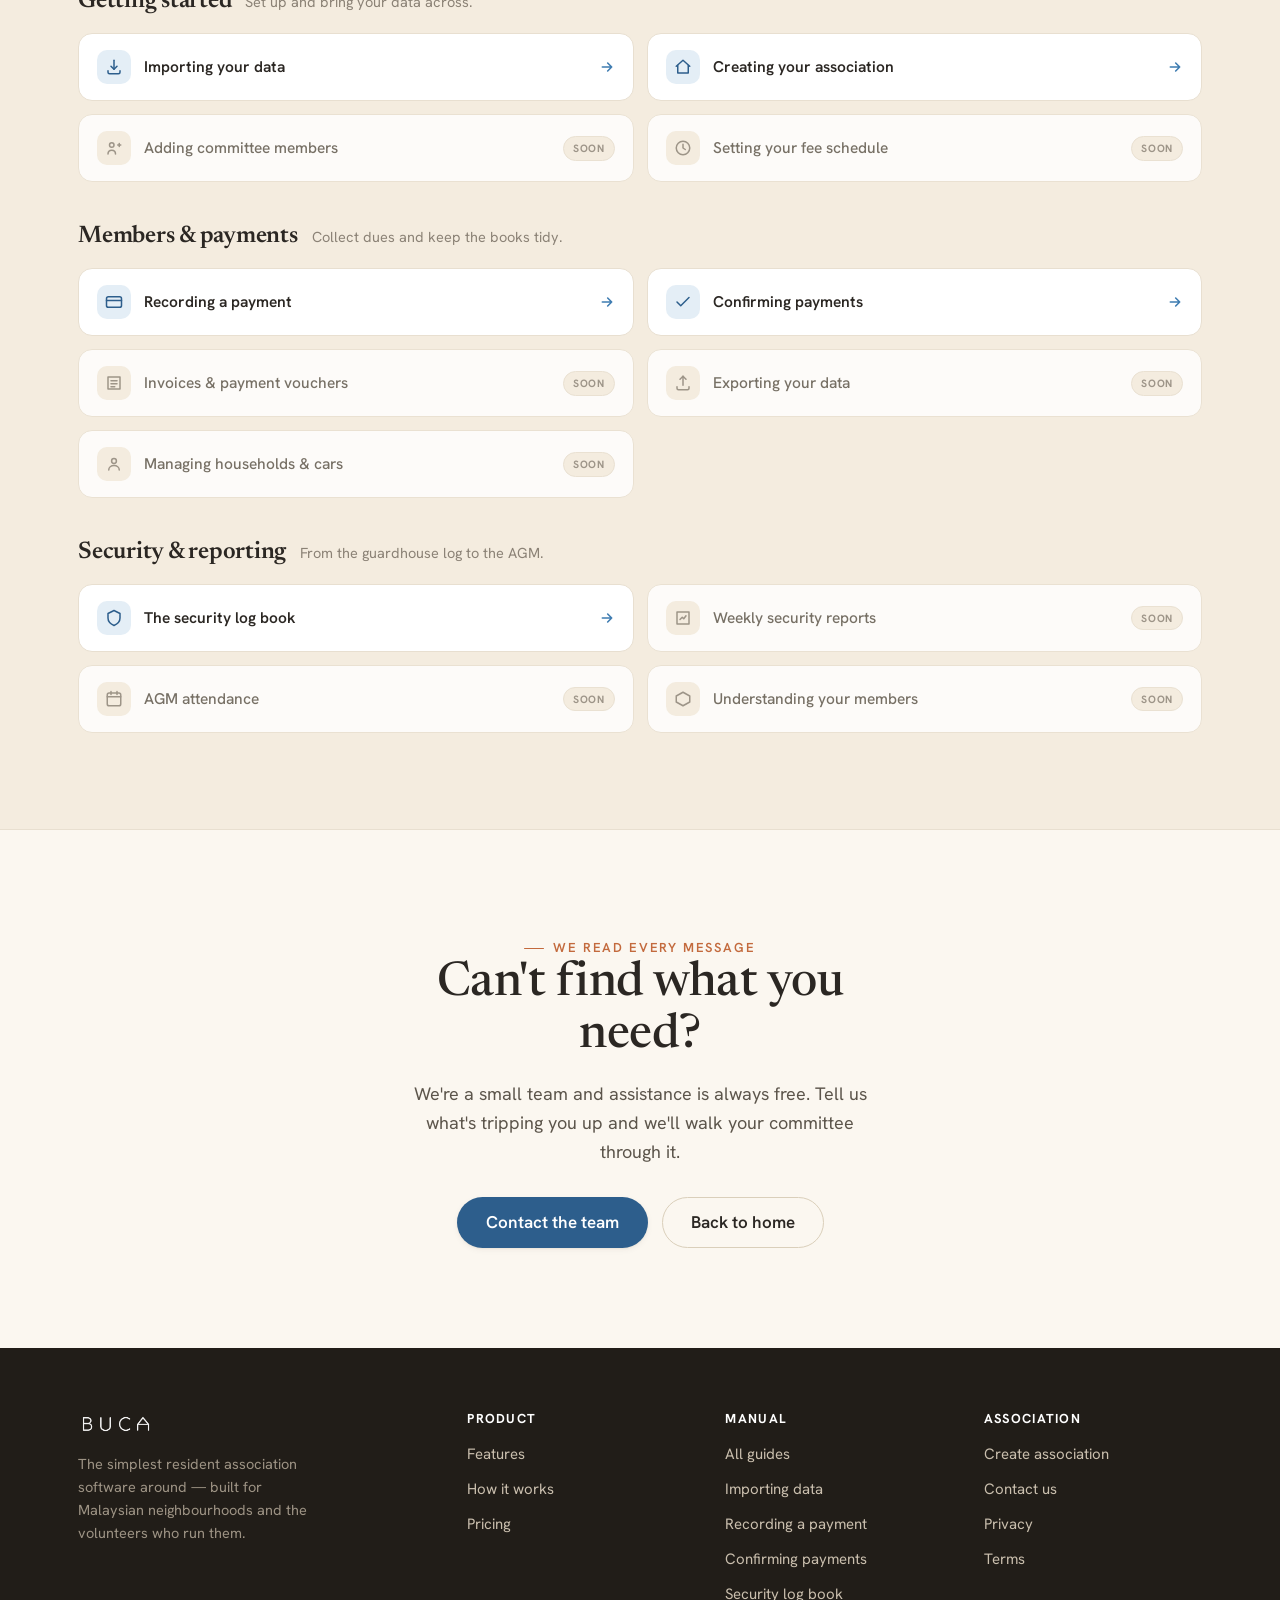
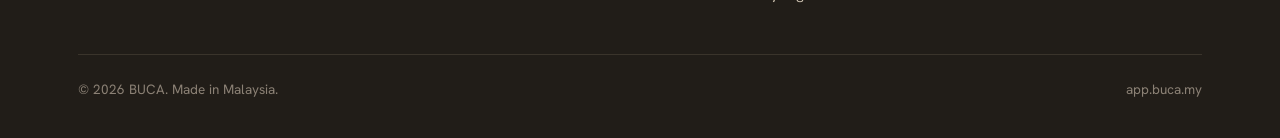
<file: manual/index.html>
<!DOCTYPE html>
<html lang="en">
<head>
<meta charset="UTF-8">
<!-- Google tag (gtag.js) -->
<script async src="https://www.googletagmanager.com/gtag/js?id=G-KG0XQX9VV0"></script>
<script>
  window.dataLayer = window.dataLayer || [];
  function gtag(){dataLayer.push(arguments);}
  gtag('js', new Date());
  gtag('config', 'G-KG0XQX9VV0');
</script>
<meta name="viewport" content="width=device-width, initial-scale=1.0">
<meta name="color-scheme" content="light">
<title>BUCA Manual — guides for your committee</title>
<meta name="description" content="Plain-language, step-by-step guides for running your resident association on BUCA.">
<link rel="canonical" href="https://buca.my/manual/">
<link rel="icon" href="/assets/favicon.ico" sizes="any">
<link rel="apple-touch-icon" href="/assets/apple-touch-icon.png">
<link rel="manifest" href="/site.webmanifest">
<!-- Open Graph -->
<meta property="og:type" content="website">
<meta property="og:url" content="https://buca.my/manual/">
<meta property="og:title" content="BUCA Manual — guides for your committee">
<meta property="og:description" content="Plain-language, step-by-step guides for running your resident association on BUCA.">
<meta property="og:image" content="https://buca.my/assets/og-image.png">
<!-- Twitter Card -->
<meta name="twitter:card" content="summary_large_image">
<meta name="twitter:title" content="BUCA Manual — guides for your committee">
<meta name="twitter:description" content="Plain-language, step-by-step guides for running your resident association on BUCA.">
<meta name="twitter:image" content="https://buca.my/assets/og-image.png">
<link rel="stylesheet" href="../assets/buca.css">
<script>document.documentElement.className += ' js-anim';</script>
<style>
/* ============ HERO (mirrors homepage hero) ============ */
.hero{
  position:relative;overflow:hidden;padding:72px 0 84px;
  background:
    radial-gradient(1100px 540px at 80% -10%, var(--brand-tint) 0%, rgba(241,246,251,0) 60%),
    radial-gradient(720px 500px at 4% 16%, #FCEFE4 0%, rgba(252,239,228,0) 58%);
}
.hero .wrap{position:relative;z-index:1;display:grid;grid-template-columns:1.05fr .95fr;gap:56px;align-items:center;}
.hero h1{font-size:clamp(36px,4.8vw,60px);letter-spacing:-.02em;margin:20px 0 0;}
.hero h1 .accent{font-style:italic;color:var(--brand-deep);}
.hero .lede{font-size:20px;color:var(--ink-soft);margin-top:22px;max-width:36ch;line-height:1.55;}
.hero-cta{display:flex;gap:14px;margin-top:30px;flex-wrap:wrap;}

/* hero visual — an open guide */
.gviz{position:relative;}
.gviz-card{background:var(--card);border:1px solid var(--line);border-radius:var(--r-xl);box-shadow:var(--sh-lg);padding:26px 28px 28px;position:relative;z-index:2;}
.gviz-top{display:flex;align-items:center;gap:12px;margin-bottom:18px;}
.gviz-roof{width:40px;height:40px;border-radius:11px;background:var(--brand-soft);display:grid;place-items:center;color:var(--brand-deep);flex:none;}
.gviz-top .k{font-size:11px;font-weight:700;letter-spacing:.08em;text-transform:uppercase;color:var(--clay);}
.gviz-top b{font-family:var(--serif);font-weight:600;font-size:18px;display:block;line-height:1.1;}
.gviz-title{font-family:var(--serif);font-size:26px;font-weight:600;line-height:1.1;margin-bottom:14px;}
.gviz-line{height:11px;border-radius:6px;background:var(--paper-2);margin:11px 0;}
.gviz-step{display:flex;align-items:center;gap:12px;margin:14px 0;}
.gviz-step .n{width:26px;height:26px;border-radius:50%;background:var(--brand-deep);color:#fff;font-size:13px;font-weight:700;display:grid;place-items:center;flex:none;}
.gviz-step .b{height:10px;border-radius:5px;background:var(--paper-2);flex:1;}
.gviz-callout{margin-top:18px;display:flex;gap:11px;align-items:center;background:var(--green-soft);border:1px solid #bfe0cf;border-radius:12px;padding:13px 15px;}
.gviz-callout svg{color:#2e8b63;flex:none;}
.gviz-callout span{font-size:13.5px;font-weight:600;color:#205c42;}
.gviz-float{position:absolute;right:-22px;bottom:-24px;z-index:3;white-space:nowrap;background:var(--card);border:1px solid var(--line);border-radius:15px;box-shadow:var(--sh-md);padding:13px 16px;display:flex;align-items:center;gap:11px;}
.gviz-float .av{width:30px;height:30px;border-radius:50%;background:var(--clay);color:#fff;font-weight:700;font-size:12px;display:grid;place-items:center;}
.gviz-float b{font-size:13px;font-weight:600;display:block;line-height:1.2;}
.gviz-float span{font-size:11.5px;color:var(--ink-faint);}

/* section heads */
.sec-head{display:flex;justify-content:space-between;align-items:flex-end;gap:30px;margin-bottom:44px;flex-wrap:wrap;}
.sec-head h2{font-size:clamp(28px,3.4vw,42px);max-width:18ch;}
.sec-head p{color:var(--ink-soft);max-width:40ch;font-size:17px;}

/* featured guides */
.feat-guides{display:grid;grid-template-columns:repeat(3,1fr);gap:22px;}
.gcard{display:flex;flex-direction:column;background:var(--card);border:1px solid var(--line);border-radius:var(--r-lg);padding:28px 26px 26px;box-shadow:var(--sh-sm);transition:transform .2s ease, box-shadow .2s ease, border-color .2s ease;}
.gcard:hover{transform:translateY(-4px);box-shadow:var(--sh-md);border-color:var(--line-strong);}
.gcard .ic{width:50px;height:50px;border-radius:14px;display:grid;place-items:center;margin-bottom:18px;background:var(--brand-soft);color:var(--brand-deep);}
.gcard:nth-child(2) .ic{background:var(--clay-soft);color:var(--clay-deep);}
.gcard:nth-child(3) .ic{background:var(--green-soft);color:#1d6e4c;}
.gcard .k{font-size:11.5px;font-weight:700;letter-spacing:.08em;text-transform:uppercase;color:var(--clay);}
.gcard h3{font-size:21px;margin:10px 0 8px;}
.gcard p{font-size:15px;color:var(--ink-soft);line-height:1.55;flex:1;}
.gcard .go{margin-top:18px;display:inline-flex;align-items:center;gap:7px;font-weight:600;font-size:14.5px;color:var(--brand-deep);}
.gcard:hover .go{gap:11px;}

/* browse by topic (sand band) */
.topics-band{background:var(--paper-2);border-top:1px solid var(--line);border-bottom:1px solid var(--line);}
.cat{margin-top:42px;}
.cat:first-of-type{margin-top:0;}
.cat .ch{display:flex;align-items:baseline;gap:14px;margin-bottom:18px;}
.cat h3{font-family:var(--serif);font-size:24px;font-weight:600;}
.cat .csub{font-size:14.5px;color:var(--ink-faint);}
.topics{display:grid;grid-template-columns:repeat(2,1fr);gap:13px;}
.topic{display:flex;align-items:center;gap:13px;background:var(--card);border:1px solid var(--line);border-radius:14px;padding:16px 18px;transition:transform .15s ease, box-shadow .15s ease, border-color .15s ease;}
a.topic:hover{transform:translateX(4px);box-shadow:var(--sh-sm);border-color:var(--line-strong);}
.topic .ti{width:34px;height:34px;border-radius:10px;background:var(--brand-soft);color:var(--brand-deep);display:grid;place-items:center;flex:none;}
.topic.soon .ti{background:var(--paper-2);color:var(--ink-faint);}
.topic .tt{flex:1;font-weight:600;font-size:15.5px;color:var(--ink);}
.topic.soon{opacity:.82;}
.topic.soon .tt{color:var(--ink-soft);font-weight:500;}
.topic .arr{color:var(--brand);flex:none;}
.soon-pill{font-size:10.5px;font-weight:700;letter-spacing:.06em;text-transform:uppercase;color:var(--ink-faint);background:var(--paper-2);border:1px solid var(--line);padding:3px 9px;border-radius:999px;}

/* CTA band */
.cta{text-align:center;padding:100px 0;background:var(--paper);}
.cta h2{font-size:clamp(30px,3.8vw,48px);max-width:18ch;margin:0 auto;}
.cta p{color:var(--ink-soft);font-size:18px;margin:18px auto 0;max-width:46ch;}
.cta .hero-cta{justify-content:center;margin-top:30px;}

@media (max-width:900px){
  .hero .wrap{grid-template-columns:1fr;gap:54px;}
  .feat-guides{grid-template-columns:1fr;}
  .topics{grid-template-columns:1fr;}
}
</style>
</head>
<body>

<!-- ============ HEADER ============ -->
<header class="site-head">
  <div class="wrap">
    <!-- LOGO: replace ../assets/buca-logo.png with your own logo file -->
    <a class="brand-link" href="../index.html" aria-label="BUCA home"><img src="../assets/buca-logo.png" alt="BUCA"></a>
    <nav class="nav">
      <a href="../index.html#features">Features</a>
      <a href="../index.html#how">How it works</a>
      <a href="index.html" style="color:var(--ink);font-weight:600;">Manual</a>
      <a href="../index.html#free">Pricing</a>
    </nav>
    <div class="head-cta">
      <a class="btn btn-primary" href="https://app.buca.my/public/companies/new">Create your association</a>
    </div>
  </div>
</header>

<!-- ============ HERO ============ -->
<section class="hero">
  <div class="wrap">
    <div>
      <span class="eyebrow">The BUCA manual</span>
      <h1>Guides for the people who <span class="accent">run the place.</span></h1>
      <p class="lede">Friendly, plain-language walkthroughs for every part of BUCA — no jargon, no IT degree required. Written for volunteer committees.</p>
      <div class="hero-cta">
        <a class="btn btn-primary btn-lg" href="importing-data.html">Start with importing data <svg class="arr" width="17" height="17" viewBox="0 0 24 24" fill="none" stroke="currentColor" stroke-width="2.4" stroke-linecap="round" stroke-linejoin="round"><path d="M5 12h14M13 6l6 6-6 6"/></svg></a>
        <a class="btn btn-ghost btn-lg" href="#topics">Browse by topic</a>
      </div>
    </div>

    <!-- hero visual: an open guide -->
    <div class="gviz reveal">
      <div class="gviz-card">
        <div class="gviz-top">
          <div class="gviz-roof"><svg width="21" height="21" viewBox="0 0 24 24" fill="none" stroke="currentColor" stroke-width="1.9" stroke-linejoin="round"><path d="M3 11 12 3l9 8"/><path d="M5 10v10h14V10"/><path d="M10 20v-6h4v6"/></svg></div>
          <div><span class="k">Getting started</span><b>Importing your data</b></div>
        </div>
        <div class="gviz-line" style="width:92%"></div>
        <div class="gviz-line" style="width:78%"></div>
        <div class="gviz-step"><span class="n">1</span><span class="b" style="max-width:70%"></span></div>
        <div class="gviz-step"><span class="n">2</span><span class="b" style="max-width:84%"></span></div>
        <div class="gviz-step"><span class="n">3</span><span class="b" style="max-width:60%"></span></div>
        <div class="gviz-callout">
          <svg width="18" height="18" viewBox="0 0 24 24" fill="none" stroke="currentColor" stroke-width="2.2" stroke-linecap="round" stroke-linejoin="round"><path d="M20 6 9 17l-5-5"/></svg>
          <span>Assistance is always provided</span>
        </div>
      </div>
      <div class="gviz-float">
        <div class="av">⏱</div>
        <div><b>20 min read</b><span>Step-by-step</span></div>
      </div>
    </div>
  </div>
</section>

<!-- ============ POPULAR GUIDES ============ -->
<section class="section">
  <div class="wrap">
    <div class="sec-head reveal">
      <div>
        <span class="eyebrow">Popular guides</span>
        <h2>Start with the ones committees ask for most.</h2>
      </div>
      <p>Each guide is a short, practical walkthrough — read it once and you'll know exactly what to do.</p>
    </div>
    <div class="feat-guides">
      <a class="gcard reveal" href="importing-data.html">
        <div class="ic"><svg width="24" height="24" viewBox="0 0 24 24" fill="none" stroke="currentColor" stroke-width="1.9" stroke-linecap="round" stroke-linejoin="round"><path d="M12 3v12"/><path d="m8 11 4 4 4-4"/><path d="M4 17v2a2 2 0 0 0 2 2h12a2 2 0 0 0 2-2v-2"/></svg></div>
        <div class="k">Most requested</div>
        <h3>Importing your data</h3>
        <p>Bring your members, households and existing payments into BUCA from a spreadsheet — the right way, the first time.</p>
        <span class="go">Read guide <svg width="15" height="15" viewBox="0 0 24 24" fill="none" stroke="currentColor" stroke-width="2.4" stroke-linecap="round" stroke-linejoin="round"><path d="M5 12h14M13 6l6 6-6 6"/></svg></span>
      </a>
      <a class="gcard reveal" href="membership-payments.html">
        <div class="ic"><svg width="24" height="24" viewBox="0 0 24 24" fill="none" stroke="currentColor" stroke-width="1.9" stroke-linecap="round" stroke-linejoin="round"><rect x="2" y="5" width="20" height="14" rx="2.5"/><path d="M2 10h20"/><path d="M6 15h4"/></svg></div>
        <div class="k">Payments · Residents</div>
        <h3>Recording your payment</h3>
        <p>Submit your annual fee or security fee in a few steps — attach your receipt and the committee takes care of the rest.</p>
        <span class="go">Read guide <svg width="15" height="15" viewBox="0 0 24 24" fill="none" stroke="currentColor" stroke-width="2.4" stroke-linecap="round" stroke-linejoin="round"><path d="M5 12h14M13 6l6 6-6 6"/></svg></span>
      </a>
      <a class="gcard reveal" href="security-log-book.html">
        <div class="ic"><svg width="24" height="24" viewBox="0 0 24 24" fill="none" stroke="currentColor" stroke-width="1.9" stroke-linecap="round" stroke-linejoin="round"><path d="M12 2 4 6v6c0 5 3.5 8 8 10 4.5-2 8-5 8-10V6z"/><path d="m9 12 2 2 4-4"/></svg></div>
        <div class="k">Security</div>
        <h3>The security log book</h3>
        <p>Log car entries at the guardhouse, read your weekly auto-generated report, and understand your members.</p>
        <span class="go">Read guide <svg width="15" height="15" viewBox="0 0 24 24" fill="none" stroke="currentColor" stroke-width="2.4" stroke-linecap="round" stroke-linejoin="round"><path d="M5 12h14M13 6l6 6-6 6"/></svg></span>
      </a>
    </div>
  </div>
</section>

<!-- ============ BROWSE BY TOPIC (sand band) ============ -->
<section class="section topics-band" id="topics">
  <div class="wrap">
    <div class="sec-head reveal">
      <div>
        <span class="eyebrow">Browse by topic</span>
        <h2>The whole manual, organised the way you work.</h2>
      </div>
      <p>From setting up your association to printing the AGM attendance sheet. More guides are on the way.</p>
    </div>

    <div class="cat reveal">
      <div class="ch"><h3>Getting started</h3><span class="csub">Set up and bring your data across.</span></div>
      <div class="topics">
        <a class="topic" href="importing-data.html"><span class="ti"><svg width="18" height="18" viewBox="0 0 24 24" fill="none" stroke="currentColor" stroke-width="2" stroke-linecap="round" stroke-linejoin="round"><path d="M12 3v12"/><path d="m8 11 4 4 4-4"/><path d="M4 17v2a2 2 0 0 0 2 2h12a2 2 0 0 0 2-2v-2"/></svg></span><span class="tt">Importing your data</span><svg class="arr" width="16" height="16" viewBox="0 0 24 24" fill="none" stroke="currentColor" stroke-width="2.4" stroke-linecap="round" stroke-linejoin="round"><path d="M5 12h14M13 6l6 6-6 6"/></svg></a>
        <a class="topic" href="creating-your-association.html"><span class="ti"><svg width="18" height="18" viewBox="0 0 24 24" fill="none" stroke="currentColor" stroke-width="2" stroke-linecap="round" stroke-linejoin="round"><path d="M3 11 12 3l9 8"/><path d="M5 10v10h14V10"/></svg></span><span class="tt">Creating your association</span><svg class="arr" width="16" height="16" viewBox="0 0 24 24" fill="none" stroke="currentColor" stroke-width="2.4" stroke-linecap="round" stroke-linejoin="round"><path d="M5 12h14M13 6l6 6-6 6"/></svg></a>
        <div class="topic soon"><span class="ti"><svg width="18" height="18" viewBox="0 0 24 24" fill="none" stroke="currentColor" stroke-width="2" stroke-linecap="round" stroke-linejoin="round"><circle cx="9" cy="8" r="3"/><path d="M4 20c0-3 2.2-5 5-5s5 2 5 5"/><path d="M17 8h4M19 6v4"/></svg></span><span class="tt">Adding committee members</span><span class="soon-pill">Soon</span></div>
        <div class="topic soon"><span class="ti"><svg width="18" height="18" viewBox="0 0 24 24" fill="none" stroke="currentColor" stroke-width="2" stroke-linecap="round" stroke-linejoin="round"><circle cx="12" cy="12" r="9"/><path d="M12 7v5l3 2"/></svg></span><span class="tt">Setting your fee schedule</span><span class="soon-pill">Soon</span></div>
      </div>
    </div>

    <div class="cat reveal">
      <div class="ch"><h3>Members &amp; payments</h3><span class="csub">Collect dues and keep the books tidy.</span></div>
      <div class="topics">
        <a class="topic" href="membership-payments.html"><span class="ti"><svg width="18" height="18" viewBox="0 0 24 24" fill="none" stroke="currentColor" stroke-width="2" stroke-linecap="round" stroke-linejoin="round"><rect x="2" y="5" width="20" height="14" rx="2.5"/><path d="M2 10h20"/></svg></span><span class="tt">Recording a payment</span><svg class="arr" width="16" height="16" viewBox="0 0 24 24" fill="none" stroke="currentColor" stroke-width="2.4" stroke-linecap="round" stroke-linejoin="round"><path d="M5 12h14M13 6l6 6-6 6"/></svg></a>
        <a class="topic" href="confirming-payments.html"><span class="ti"><svg width="18" height="18" viewBox="0 0 24 24" fill="none" stroke="currentColor" stroke-width="2" stroke-linecap="round" stroke-linejoin="round"><path d="M20 6 9 17l-5-5"/></svg></span><span class="tt">Confirming payments</span><svg class="arr" width="16" height="16" viewBox="0 0 24 24" fill="none" stroke="currentColor" stroke-width="2.4" stroke-linecap="round" stroke-linejoin="round"><path d="M5 12h14M13 6l6 6-6 6"/></svg></a>
        <div class="topic soon"><span class="ti"><svg width="18" height="18" viewBox="0 0 24 24" fill="none" stroke="currentColor" stroke-width="2" stroke-linecap="round" stroke-linejoin="round"><path d="M4 4h16v16H4z"/><path d="M8 9h8M8 13h8M8 17h5"/></svg></span><span class="tt">Invoices &amp; payment vouchers</span><span class="soon-pill">Soon</span></div>
        <div class="topic soon"><span class="ti"><svg width="18" height="18" viewBox="0 0 24 24" fill="none" stroke="currentColor" stroke-width="2" stroke-linecap="round" stroke-linejoin="round"><path d="M12 3v12"/><path d="m8 7 4-4 4 4"/><path d="M4 17v2a2 2 0 0 0 2 2h12a2 2 0 0 0 2-2v-2"/></svg></span><span class="tt">Exporting your data</span><span class="soon-pill">Soon</span></div>
        <div class="topic soon"><span class="ti"><svg width="18" height="18" viewBox="0 0 24 24" fill="none" stroke="currentColor" stroke-width="2" stroke-linecap="round" stroke-linejoin="round"><circle cx="12" cy="8" r="3.2"/><path d="M5 20c0-3.5 3.1-6 7-6s7 2.5 7 6"/></svg></span><span class="tt">Managing households &amp; cars</span><span class="soon-pill">Soon</span></div>
      </div>
    </div>

    <div class="cat reveal">
      <div class="ch"><h3>Security &amp; reporting</h3><span class="csub">From the guardhouse log to the AGM.</span></div>
      <div class="topics">
        <a class="topic" href="security-log-book.html"><span class="ti"><svg width="18" height="18" viewBox="0 0 24 24" fill="none" stroke="currentColor" stroke-width="2" stroke-linecap="round" stroke-linejoin="round"><path d="M12 2 4 6v6c0 5 3.5 8 8 10 4.5-2 8-5 8-10V6z"/></svg></span><span class="tt">The security log book</span><svg class="arr" width="16" height="16" viewBox="0 0 24 24" fill="none" stroke="currentColor" stroke-width="2.4" stroke-linecap="round" stroke-linejoin="round"><path d="M5 12h14M13 6l6 6-6 6"/></svg></a>
        <div class="topic soon"><span class="ti"><svg width="18" height="18" viewBox="0 0 24 24" fill="none" stroke="currentColor" stroke-width="2" stroke-linecap="round" stroke-linejoin="round"><path d="M4 4h16v16H4z"/><path d="M8 14l3-3 2 2 3-4"/></svg></span><span class="tt">Weekly security reports</span><span class="soon-pill">Soon</span></div>
        <div class="topic soon"><span class="ti"><svg width="18" height="18" viewBox="0 0 24 24" fill="none" stroke="currentColor" stroke-width="2" stroke-linecap="round" stroke-linejoin="round"><rect x="3" y="4" width="18" height="17" rx="2.5"/><path d="M3 9h18M8 2v4M16 2v4"/></svg></span><span class="tt">AGM attendance</span><span class="soon-pill">Soon</span></div>
        <div class="topic soon"><span class="ti"><svg width="18" height="18" viewBox="0 0 24 24" fill="none" stroke="currentColor" stroke-width="2" stroke-linecap="round" stroke-linejoin="round"><path d="M12 3l9 5v8l-9 5-9-5V8z"/></svg></span><span class="tt">Understanding your members</span><span class="soon-pill">Soon</span></div>
      </div>
    </div>
  </div>
</section>

<!-- ============ CTA BAND ============ -->
<section class="cta">
  <div class="wrap-narrow reveal">
    <span class="eyebrow" style="justify-content:center;">We read every message</span>
    <h2>Can't find what you need?</h2>
    <p>We're a small team and assistance is always free. Tell us what's tripping you up and we'll walk your committee through it.</p>
    <div class="hero-cta">
      <a class="btn btn-primary btn-lg" href="https://forms.gle/qFYzmMMwqwBYbRDj6">Contact the team</a>
      <a class="btn btn-ghost btn-lg" href="../index.html">Back to home</a>
    </div>
  </div>
</section>

<!-- ============ FOOTER ============ -->
<footer class="site-foot">
  <div class="wrap">
    <div class="foot-grid">
      <div class="foot-brand">
        <!-- LOGO: replace ../assets/buca-logo.png with your own logo file -->
        <img src="../assets/buca-logo.png" alt="BUCA">
        <p>The simplest resident association software around — built for Malaysian neighbourhoods and the volunteers who run them.</p>
      </div>
      <div>
        <h4>Product</h4>
        <div class="foot-links">
          <a href="../index.html#features">Features</a>
          <a href="../index.html#how">How it works</a>
          <a href="../index.html#free">Pricing</a>
        </div>
      </div>
      <div>
        <h4>Manual</h4>
        <div class="foot-links">
          <a href="index.html">All guides</a>
          <a href="importing-data.html">Importing data</a>
          <a href="membership-payments.html">Recording a payment</a>
          <a href="confirming-payments.html">Confirming payments</a>
          <a href="security-log-book.html">Security log book</a>
        </div>
      </div>
      <div>
        <h4>Association</h4>
        <div class="foot-links">
          <a href="https://app.buca.my/public/companies/new">Create association</a>
          <a href="https://forms.gle/qFYzmMMwqwBYbRDj6">Contact us</a>
          <a href="#">Privacy</a>
          <a href="#">Terms</a>
        </div>
      </div>
    </div>
    <div class="foot-bottom">
      <span>© 2026 BUCA. Made in Malaysia.</span>
      <span>app.buca.my</span>
    </div>
  </div>
</footer>

<script>
  (function(){
    var els = document.querySelectorAll('.reveal');
    if(!('IntersectionObserver' in window)){els.forEach(function(e){e.classList.add('in');});return;}
    var io = new IntersectionObserver(function(entries){
      entries.forEach(function(en){ if(en.isIntersecting){ en.target.classList.add('in'); io.unobserve(en.target);} });
    },{threshold:.12, rootMargin:'0px 0px -8% 0px'});
    els.forEach(function(e){io.observe(e);});
    setTimeout(function(){ els.forEach(function(e){ e.classList.add('in'); }); }, 1500);
  })();
</script>
</body>
</html>
</file>
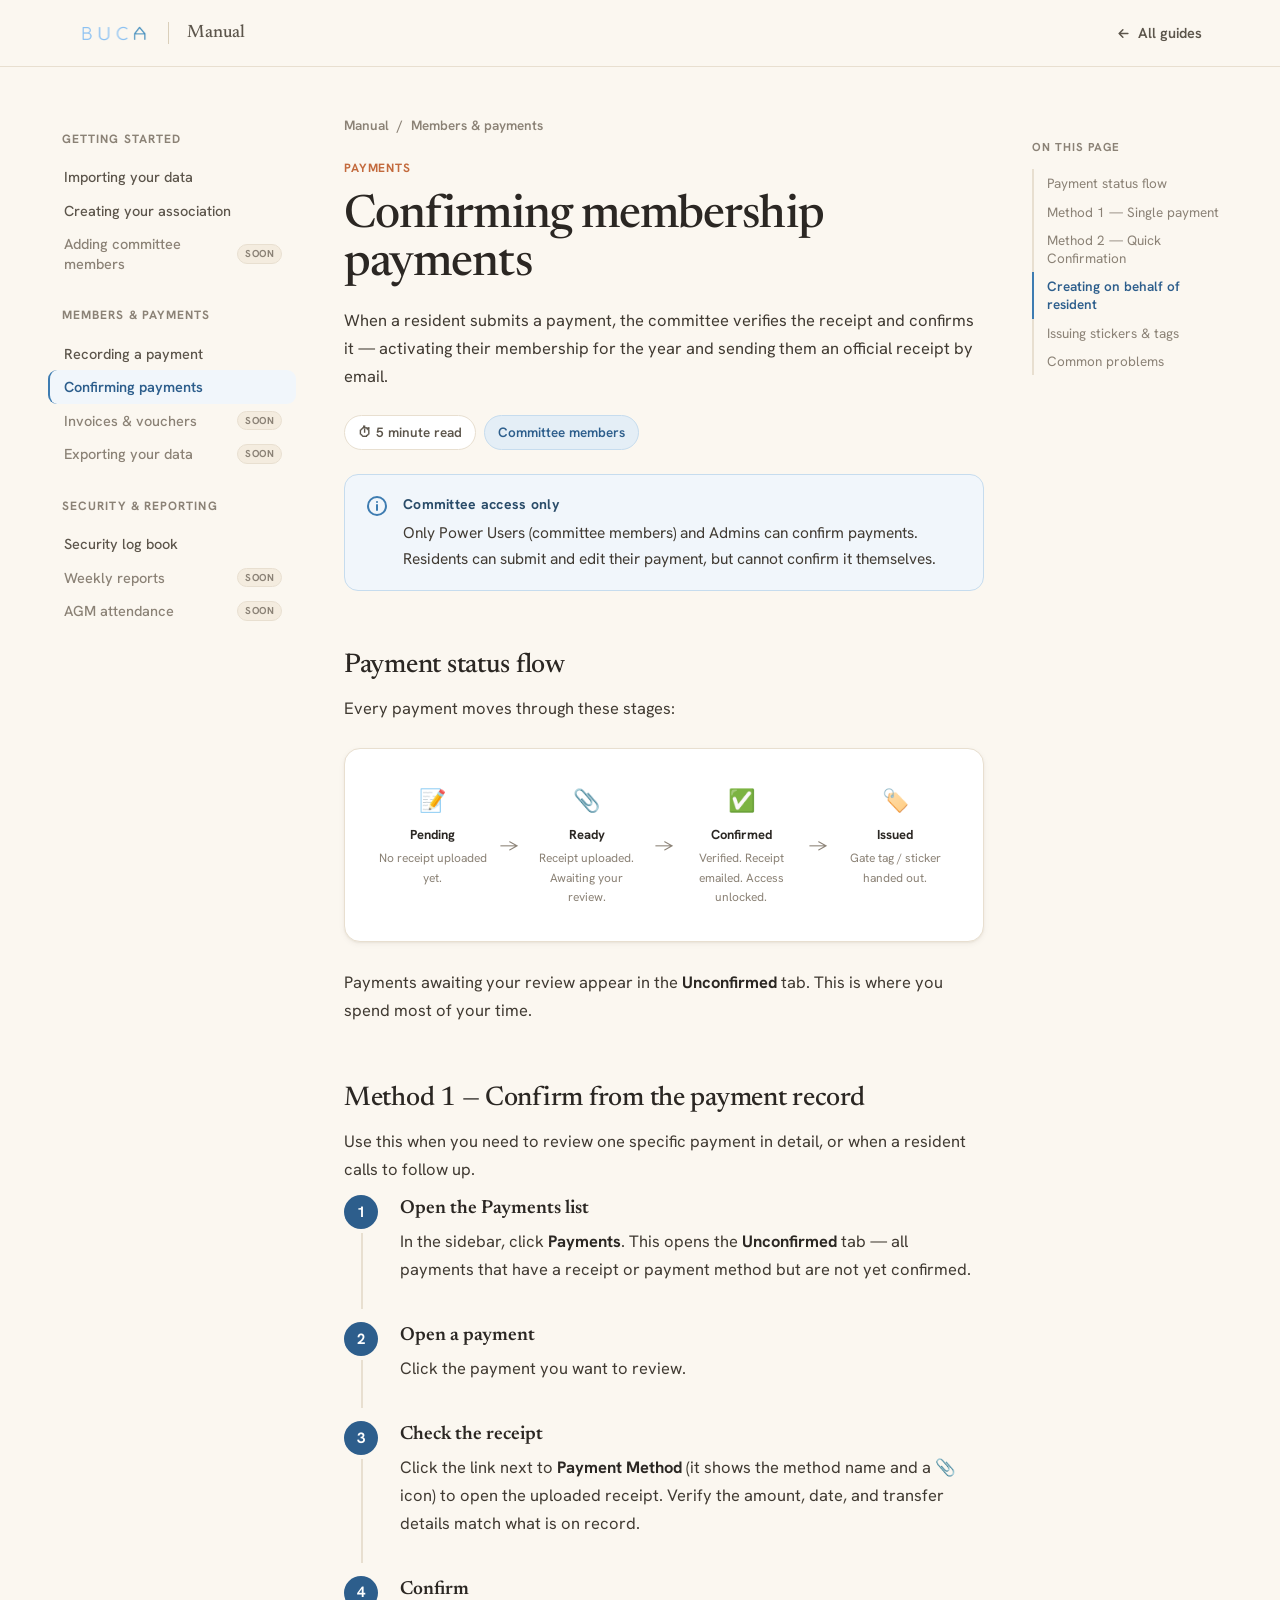
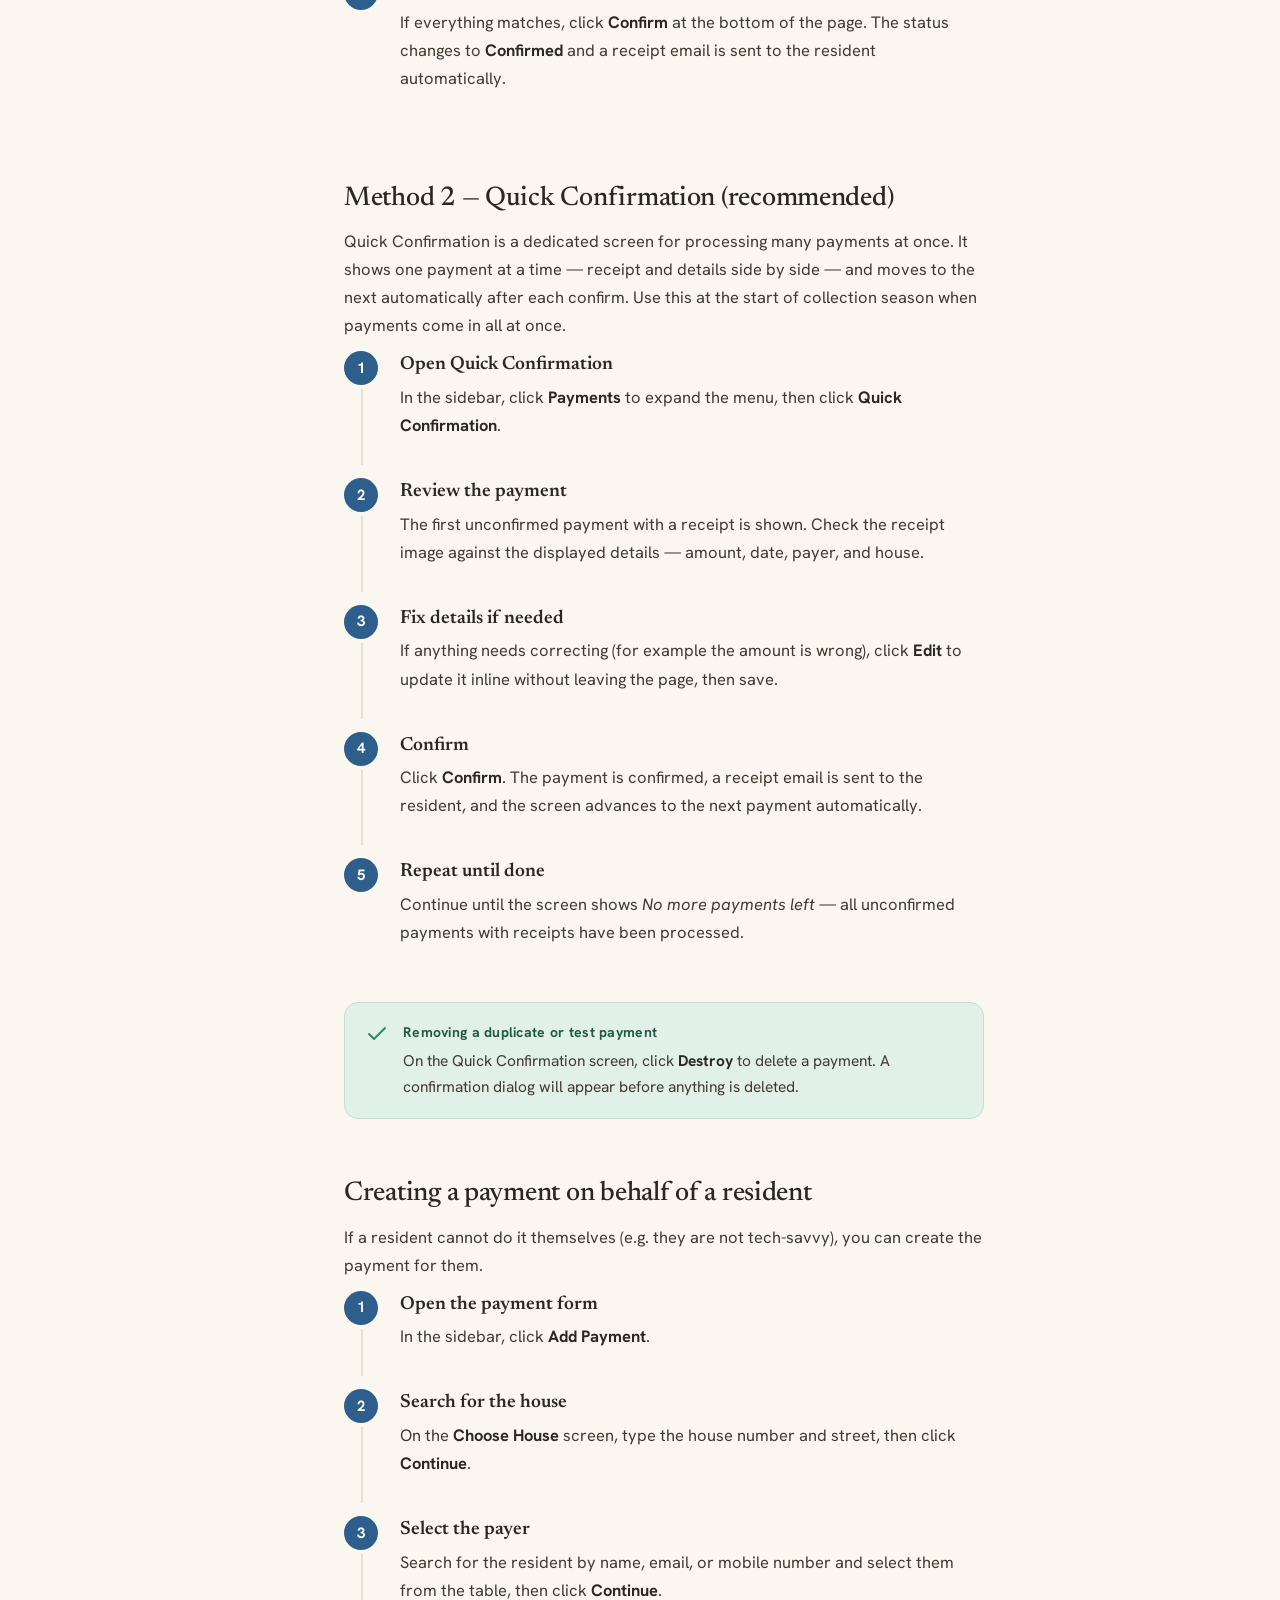
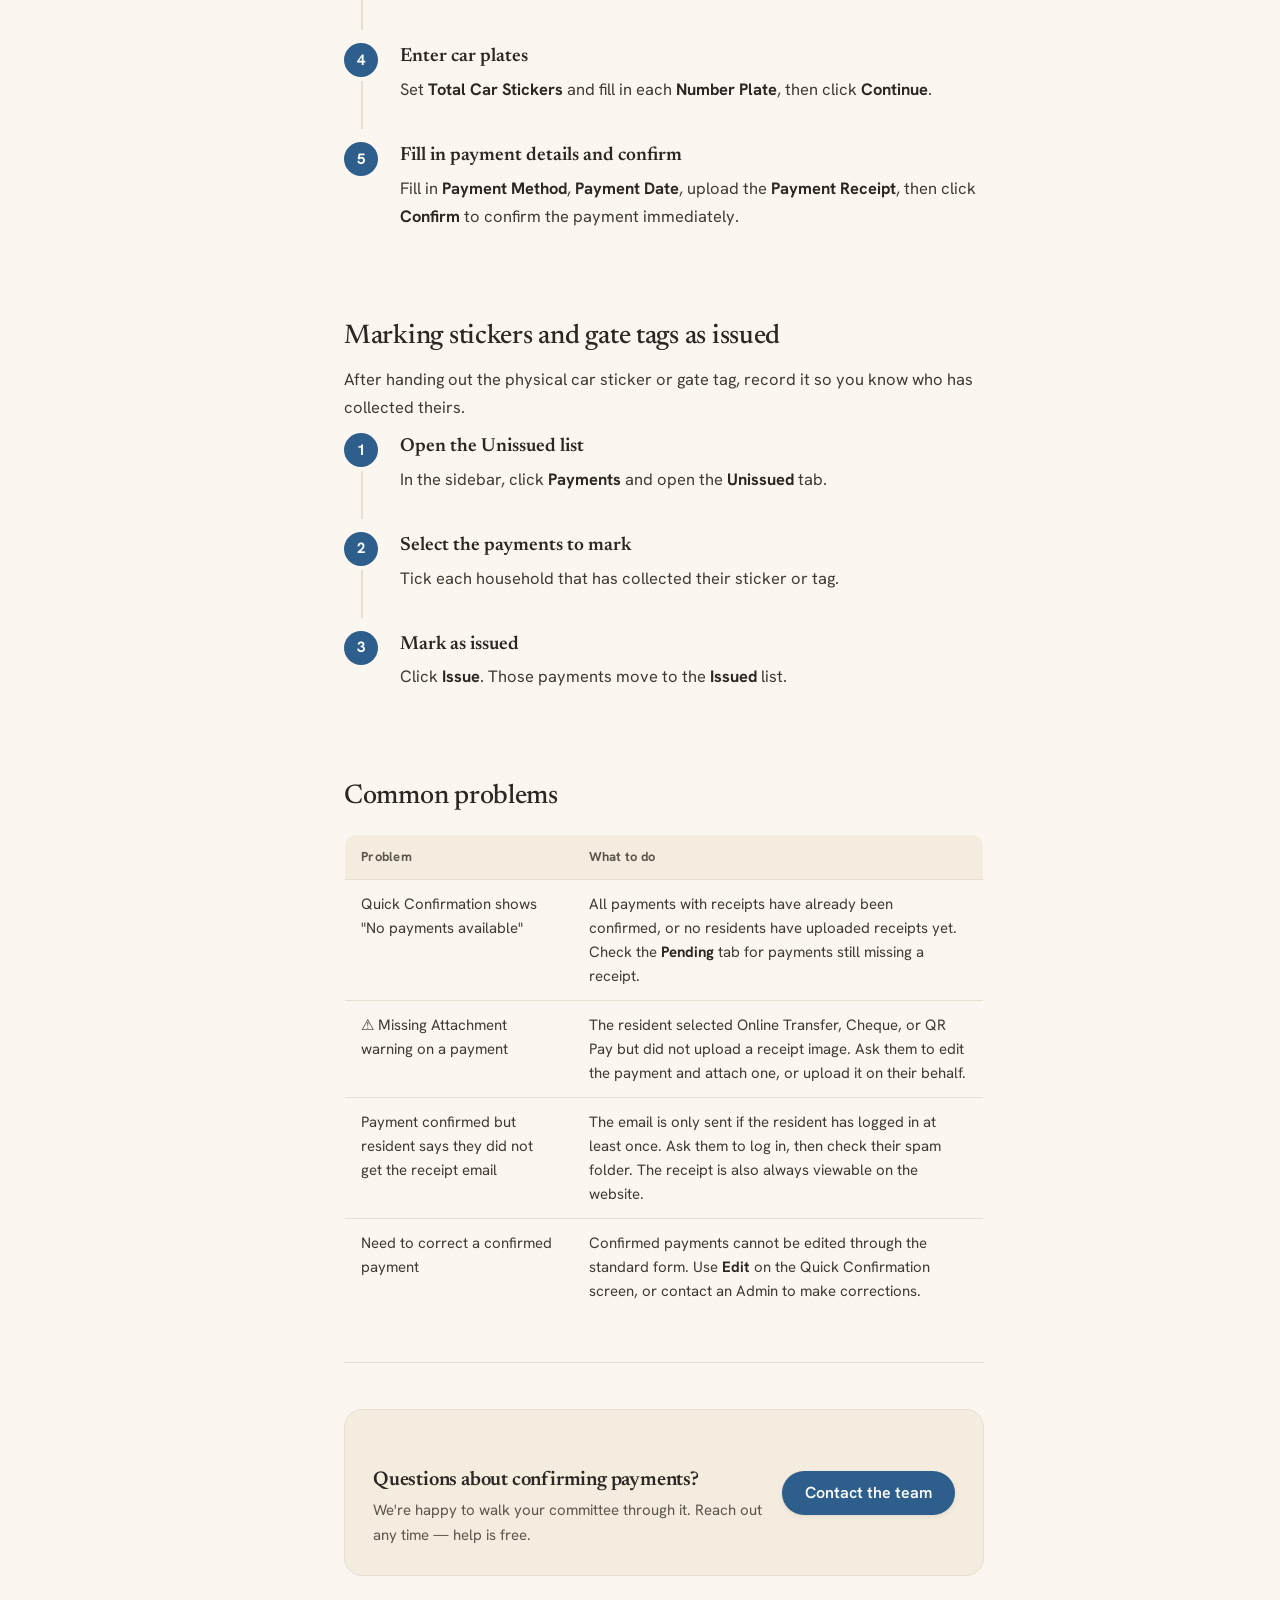
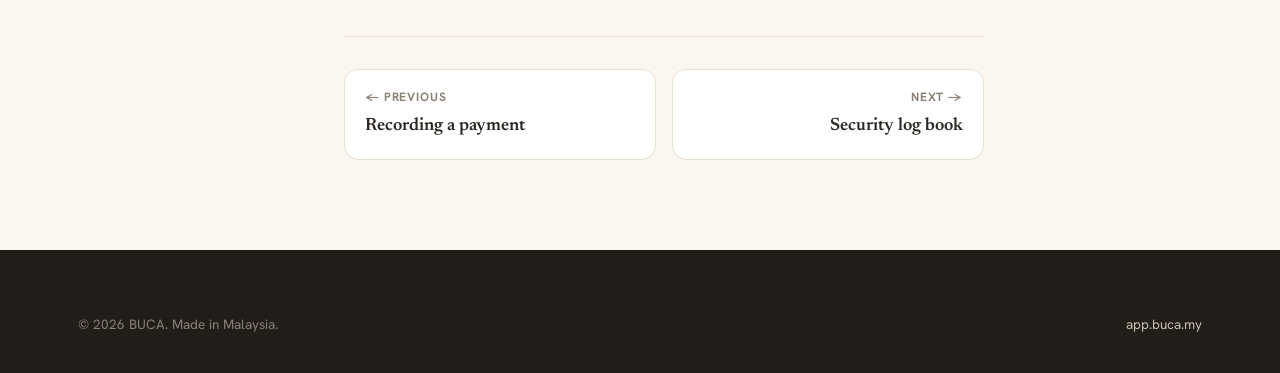
<file: manual/confirming-payments.html>
<!DOCTYPE html>
<html lang="en">
<head>
<meta charset="UTF-8">
<!-- Google tag (gtag.js) -->
<script async src="https://www.googletagmanager.com/gtag/js?id=G-KG0XQX9VV0"></script>
<script>
  window.dataLayer = window.dataLayer || [];
  function gtag(){dataLayer.push(arguments);}
  gtag('js', new Date());
  gtag('config', 'G-KG0XQX9VV0');
</script>
<meta name="viewport" content="width=device-width, initial-scale=1.0">
<meta name="color-scheme" content="light">
<title>Confirming membership payments — BUCA Manual</title>
<meta name="description" content="How committee members review, confirm, and track membership payments in BUCA.">
<link rel="canonical" href="https://buca.my/manual/confirming-payments.html">
<link rel="icon" href="/assets/favicon.ico" sizes="any">
<link rel="apple-touch-icon" href="/assets/apple-touch-icon.png">
<link rel="manifest" href="/site.webmanifest">
<!-- Open Graph -->
<meta property="og:type" content="article">
<meta property="og:url" content="https://buca.my/manual/confirming-payments.html">
<meta property="og:title" content="Confirming membership payments — BUCA Manual">
<meta property="og:description" content="How committee members review, confirm, and track membership payments in BUCA.">
<meta property="og:image" content="https://buca.my/assets/og-image.png">
<!-- Twitter Card -->
<meta name="twitter:card" content="summary_large_image">
<meta name="twitter:title" content="Confirming membership payments — BUCA Manual">
<meta name="twitter:description" content="How committee members review, confirm, and track membership payments in BUCA.">
<meta name="twitter:image" content="https://buca.my/assets/og-image.png">
<link rel="stylesheet" href="../assets/buca.css">
<link rel="stylesheet" href="../assets/manual.css">
<script>document.documentElement.className += ' js-anim';</script>
</head>
<body>

<header class="doc-head">
  <div class="wrap">
    <a class="brand-link" href="../index.html"><img src="../assets/buca-logo.png" alt="BUCA"></a>
    <span class="sep"></span>
    <span class="lbl">Manual</span>
    <a class="back" href="index.html"><svg width="15" height="15" viewBox="0 0 24 24" fill="none" stroke="currentColor" stroke-width="2.4" stroke-linecap="round" stroke-linejoin="round"><path d="M19 12H5M11 18l-6-6 6-6"/></svg> All guides</a>
  </div>
</header>

<div class="doc">
  <aside class="doc-side">
    <div class="side-group">
      <div class="gh">Getting started</div>
      <a class="side-link" href="importing-data.html">Importing your data</a>
      <a class="side-link" href="creating-your-association.html">Creating your association</a>
      <span class="side-link soon">Adding committee members</span>
    </div>
    <div class="side-group">
      <div class="gh">Members &amp; payments</div>
      <a class="side-link" href="membership-payments.html">Recording a payment</a>
      <a class="side-link active" href="confirming-payments.html">Confirming payments</a>
      <span class="side-link soon">Invoices &amp; vouchers</span>
      <span class="side-link soon">Exporting your data</span>
    </div>
    <div class="side-group">
      <div class="gh">Security &amp; reporting</div>
      <a class="side-link" href="security-log-book.html">Security log book</a>
      <span class="side-link soon">Weekly reports</span>
      <span class="side-link soon">AGM attendance</span>
    </div>
  </aside>

  <main class="doc-main">
    <div class="crumb"><a href="index.html">Manual</a> <span>/</span> Members &amp; payments</div>
    <div class="doc-tag">Payments</div>
    <h1>Confirming membership payments</h1>
    <p class="doc-lead">When a resident submits a payment, the committee verifies the receipt and confirms it — activating their membership for the year and sending them an official receipt by email.</p>
    <div class="doc-meta">
      <span class="pill">⏱ 5 minute read</span>
      <span class="pill pill-blue">Committee members</span>
    </div>

    <div class="callout note">
      <svg class="ci" viewBox="0 0 24 24" fill="none" stroke="currentColor" stroke-width="2" stroke-linecap="round" stroke-linejoin="round"><circle cx="12" cy="12" r="9"/><path d="M12 11v5M12 8h.01"/></svg>
      <div><span class="ct">Committee access only</span><p>Only Power Users (committee members) and Admins can confirm payments. Residents can submit and edit their payment, but cannot confirm it themselves.</p></div>
    </div>

    <!-- ───────────────────── PAYMENT STATUS FLOW ───────────────────── -->

    <h2 id="status">Payment status flow</h2>
    <p>Every payment moves through these stages:</p>

    <div class="fig">
      <div style="padding: 20px 24px; display: flex; gap: 0; align-items: stretch; flex-wrap: wrap;">
        <div style="flex:1; min-width:100px; text-align:center; padding:14px 8px;">
          <div style="font-size:22px; margin-bottom:6px;">📝</div>
          <div style="font-weight:700; font-size:13px; margin-bottom:4px;">Pending</div>
          <div style="font-size:12px; color:var(--ink-faint);">No receipt uploaded yet.</div>
        </div>
        <div style="display:flex;align-items:center;color:var(--ink-faint);padding:0 4px;">→</div>
        <div style="flex:1; min-width:100px; text-align:center; padding:14px 8px;">
          <div style="font-size:22px; margin-bottom:6px;">📎</div>
          <div style="font-weight:700; font-size:13px; margin-bottom:4px;">Ready</div>
          <div style="font-size:12px; color:var(--ink-faint);">Receipt uploaded. Awaiting your review.</div>
        </div>
        <div style="display:flex;align-items:center;color:var(--ink-faint);padding:0 4px;">→</div>
        <div style="flex:1; min-width:100px; text-align:center; padding:14px 8px;">
          <div style="font-size:22px; margin-bottom:6px;">✅</div>
          <div style="font-weight:700; font-size:13px; margin-bottom:4px;">Confirmed</div>
          <div style="font-size:12px; color:var(--ink-faint);">Verified. Receipt emailed. Access unlocked.</div>
        </div>
        <div style="display:flex;align-items:center;color:var(--ink-faint);padding:0 4px;">→</div>
        <div style="flex:1; min-width:100px; text-align:center; padding:14px 8px;">
          <div style="font-size:22px; margin-bottom:6px;">🏷️</div>
          <div style="font-weight:700; font-size:13px; margin-bottom:4px;">Issued</div>
          <div style="font-size:12px; color:var(--ink-faint);">Gate tag / sticker handed out.</div>
        </div>
      </div>
    </div>

    <p>Payments awaiting your review appear in the <strong>Unconfirmed</strong> tab. This is where you spend most of your time.</p>

    <!-- ──────────────────── METHOD 1: SINGLE ───────────────────────── -->

    <h2 id="confirm-single">Method 1 — Confirm from the payment record</h2>
    <p>Use this when you need to review one specific payment in detail, or when a resident calls to follow up.</p>

    <ol class="steps">
      <li>
        <span class="st">Open the Payments list</span>
        <p>In the sidebar, click <strong>Payments</strong>. This opens the <strong>Unconfirmed</strong> tab — all payments that have a receipt or payment method but are not yet confirmed.</p>
        <!-- <p>![Screenshot: Payments sidebar link and Unconfirmed tab showing payment list](TODO-unconfirmed-list.png)</p> -->
      </li>

      <li>
        <span class="st">Open a payment</span>
        <p>Click the payment you want to review.</p>
      </li>

      <li>
        <span class="st">Check the receipt</span>
        <p>Click the link next to <strong>Payment Method</strong> (it shows the method name and a 📎 icon) to open the uploaded receipt. Verify the amount, date, and transfer details match what is on record.</p>
        <!-- <p>![Screenshot: Payment detail page highlighting the receipt link and payment fields](TODO-payment-detail.png)</p> -->
      </li>

      <li>
        <span class="st">Confirm</span>
        <p>If everything matches, click <strong>Confirm</strong> at the bottom of the page. The status changes to <strong>Confirmed</strong> and a receipt email is sent to the resident automatically.</p>
      </li>
    </ol>

    <!-- ──────────────────── METHOD 2: QUICK CONFIRM ────────────────── -->

    <h2 id="quick-confirm">Method 2 — Quick Confirmation (recommended)</h2>
    <p>Quick Confirmation is a dedicated screen for processing many payments at once. It shows one payment at a time — receipt and details side by side — and moves to the next automatically after each confirm. Use this at the start of collection season when payments come in all at once.</p>

    <ol class="steps">
      <li>
        <span class="st">Open Quick Confirmation</span>
        <p>In the sidebar, click <strong>Payments</strong> to expand the menu, then click <strong>Quick Confirmation</strong>.</p>
        <!-- <p>![Screenshot: Sidebar with Payments expanded showing Quick Confirmation link](TODO-quick-confirm-nav.png)</p> -->
      </li>

      <li>
        <span class="st">Review the payment</span>
        <p>The first unconfirmed payment with a receipt is shown. Check the receipt image against the displayed details — amount, date, payer, and house.</p>
        <!-- <p>![Screenshot: Quick Confirmation screen with receipt image on left and payment details on right](TODO-quick-confirm-screen.png)</p> -->
      </li>

      <li>
        <span class="st">Fix details if needed</span>
        <p>If anything needs correcting (for example the amount is wrong), click <strong>Edit</strong> to update it inline without leaving the page, then save.</p>
      </li>

      <li>
        <span class="st">Confirm</span>
        <p>Click <strong>Confirm</strong>. The payment is confirmed, a receipt email is sent to the resident, and the screen advances to the next payment automatically.</p>
      </li>

      <li>
        <span class="st">Repeat until done</span>
        <p>Continue until the screen shows <em>No more payments left</em> — all unconfirmed payments with receipts have been processed.</p>
      </li>
    </ol>

    <div class="callout tip">
      <svg class="ci" viewBox="0 0 24 24" fill="none" stroke="currentColor" stroke-width="2" stroke-linecap="round" stroke-linejoin="round"><path d="M20 6 9 17l-5-5"/></svg>
      <div><span class="ct">Removing a duplicate or test payment</span><p>On the Quick Confirmation screen, click <strong>Destroy</strong> to delete a payment. A confirmation dialog will appear before anything is deleted.</p></div>
    </div>

    <!-- ────────────────────── CREATING ON BEHALF ───────────────────── -->

    <h2 id="create-behalf">Creating a payment on behalf of a resident</h2>
    <p>If a resident cannot do it themselves (e.g. they are not tech-savvy), you can create the payment for them.</p>

    <ol class="steps">
      <li>
        <span class="st">Open the payment form</span>
        <p>In the sidebar, click <strong>Add Payment</strong>.</p>
      </li>
      <li>
        <span class="st">Search for the house</span>
        <p>On the <strong>Choose House</strong> screen, type the house number and street, then click <strong>Continue</strong>.</p>
      </li>
      <li>
        <span class="st">Select the payer</span>
        <p>Search for the resident by name, email, or mobile number and select them from the table, then click <strong>Continue</strong>.</p>
      </li>
      <li>
        <span class="st">Enter car plates</span>
        <p>Set <strong>Total Car Stickers</strong> and fill in each <strong>Number Plate</strong>, then click <strong>Continue</strong>.</p>
      </li>
      <li>
        <span class="st">Fill in payment details and confirm</span>
        <p>Fill in <strong>Payment Method</strong>, <strong>Payment Date</strong>, upload the <strong>Payment Receipt</strong>, then click <strong>Confirm</strong> to confirm the payment immediately.</p>
      </li>
    </ol>

    <!-- ──────────────────────── ISSUE STICKERS ─────────────────────── -->

    <h2 id="issue">Marking stickers and gate tags as issued</h2>
    <p>After handing out the physical car sticker or gate tag, record it so you know who has collected theirs.</p>

    <ol class="steps">
      <li>
        <span class="st">Open the Unissued list</span>
        <p>In the sidebar, click <strong>Payments</strong> and open the <strong>Unissued</strong> tab.</p>
      </li>
      <li>
        <span class="st">Select the payments to mark</span>
        <p>Tick each household that has collected their sticker or tag.</p>
      </li>
      <li>
        <span class="st">Mark as issued</span>
        <p>Click <strong>Issue</strong>. Those payments move to the <strong>Issued</strong> list.</p>
        <!-- <p>![Screenshot: Unissued tab with checkboxes selected and Issue button highlighted](TODO-issue-stickers.png)</p> -->
      </li>
    </ol>

    <!-- ──────────────────────── COMMON PROBLEMS ────────────────────── -->

    <h2 id="problems">Common problems</h2>
    <table>
      <thead><tr><th>Problem</th><th>What to do</th></tr></thead>
      <tbody>
        <tr>
          <td>Quick Confirmation shows "No payments available"</td>
          <td>All payments with receipts have already been confirmed, or no residents have uploaded receipts yet. Check the <strong>Pending</strong> tab for payments still missing a receipt.</td>
        </tr>
        <tr>
          <td>⚠️ Missing Attachment warning on a payment</td>
          <td>The resident selected Online Transfer, Cheque, or QR Pay but did not upload a receipt image. Ask them to edit the payment and attach one, or upload it on their behalf.</td>
        </tr>
        <tr>
          <td>Payment confirmed but resident says they did not get the receipt email</td>
          <td>The email is only sent if the resident has logged in at least once. Ask them to log in, then check their spam folder. The receipt is also always viewable on the website.</td>
        </tr>
        <tr>
          <td>Need to correct a confirmed payment</td>
          <td>Confirmed payments cannot be edited through the standard form. Use <strong>Edit</strong> on the Quick Confirmation screen, or contact an Admin to make corrections.</td>
        </tr>
      </tbody>
    </table>

    <hr>

    <div class="help">
      <div class="ht">
        <h3>Questions about confirming payments?</h3>
        <p>We're happy to walk your committee through it. Reach out any time — help is free.</p>
      </div>
      <a class="btn btn-primary" href="https://forms.gle/qFYzmMMwqwBYbRDj6">Contact the team</a>
    </div>

    <div class="pager">
      <a href="membership-payments.html"><div class="pk">← Previous</div><div class="pt">Recording a payment</div></a>
      <a class="nx" href="security-log-book.html"><div class="pk">Next →</div><div class="pt">Security log book</div></a>
    </div>
  </main>

  <nav class="doc-toc" aria-label="On this page">
    <div class="th">On this page</div>
    <a href="#status">Payment status flow</a>
    <a href="#confirm-single">Method 1 — Single payment</a>
    <a href="#quick-confirm">Method 2 — Quick Confirmation</a>
    <a href="#create-behalf">Creating on behalf of resident</a>
    <a href="#issue">Issuing stickers &amp; tags</a>
    <a href="#problems">Common problems</a>
  </nav>
</div>

<footer class="site-foot">
  <div class="wrap">
    <div class="foot-bottom" style="border-top:none;margin-top:0;padding-top:0;">
      <span>© 2026 BUCA. Made in Malaysia.</span>
      <span><a href="../index.html">app.buca.my</a></span>
    </div>
  </div>
</footer>

<script src="../assets/manual.js"></script>
</body>
</html>
</file>
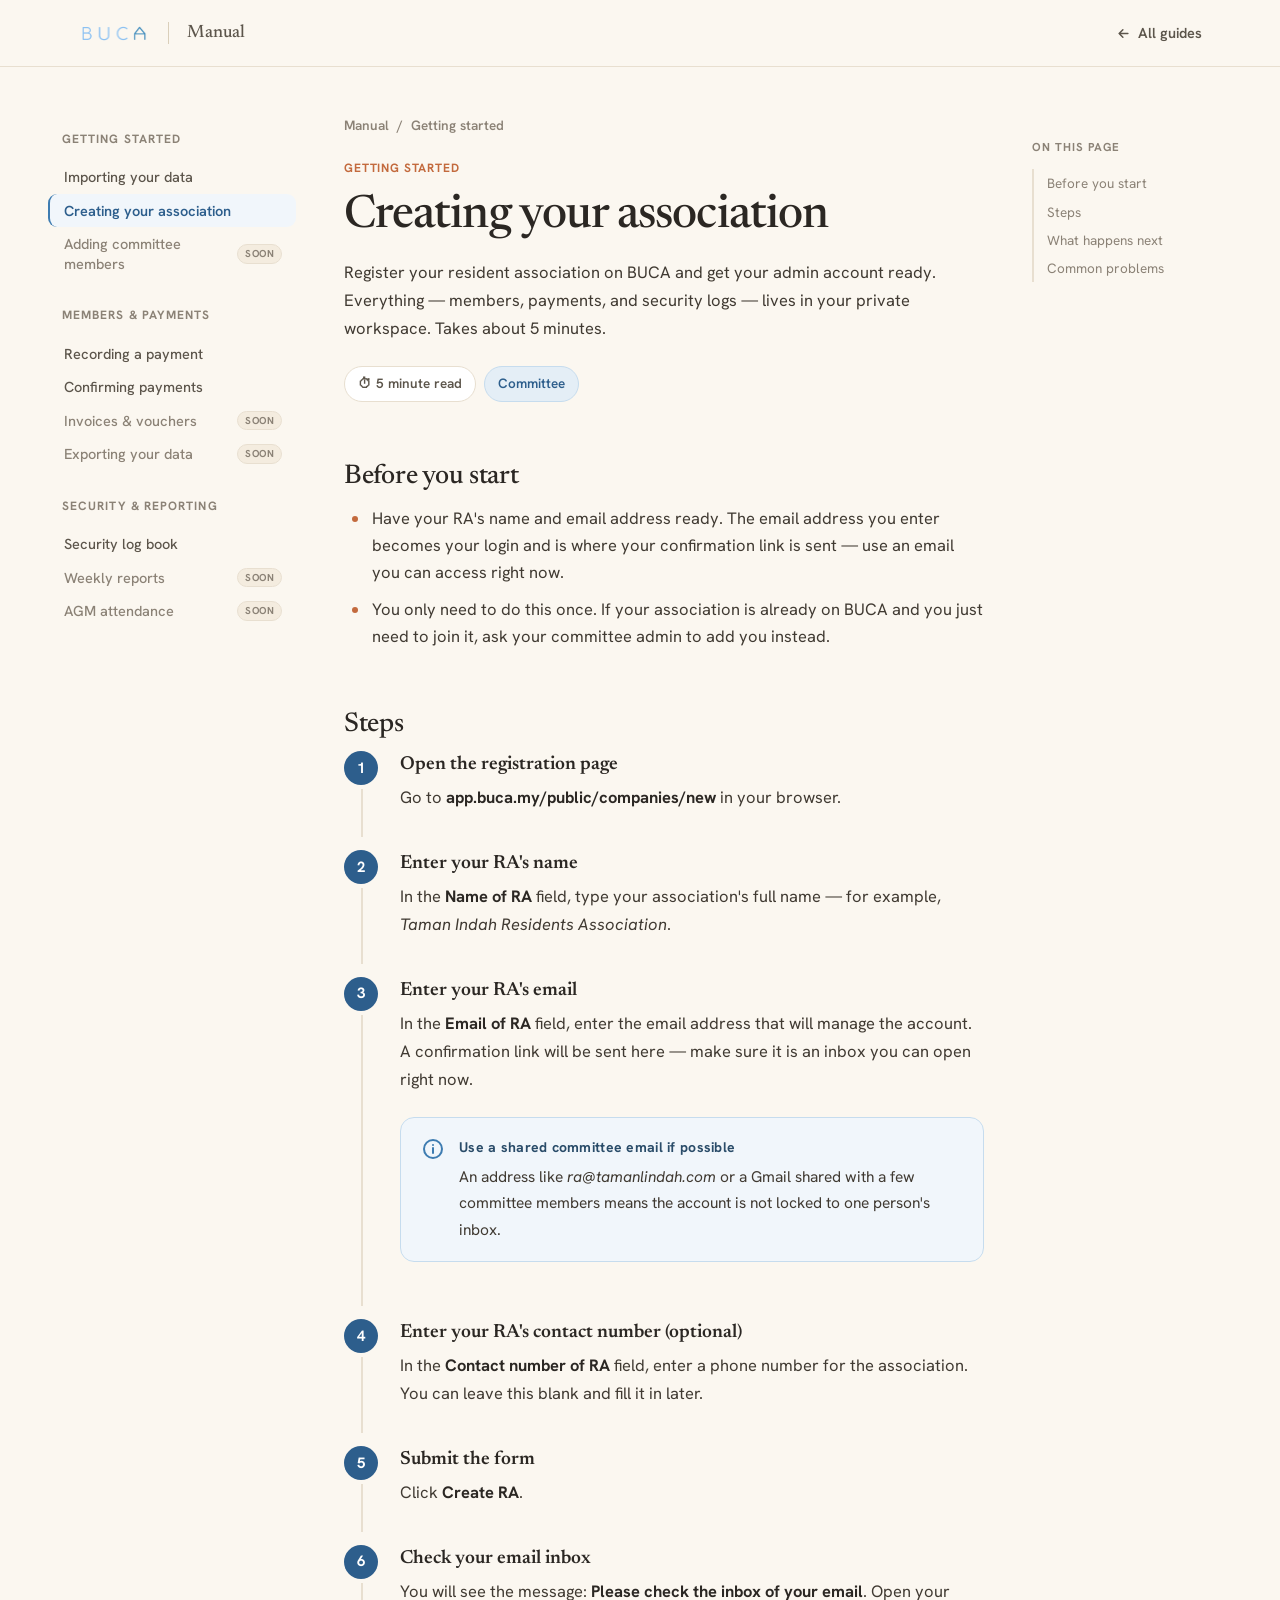
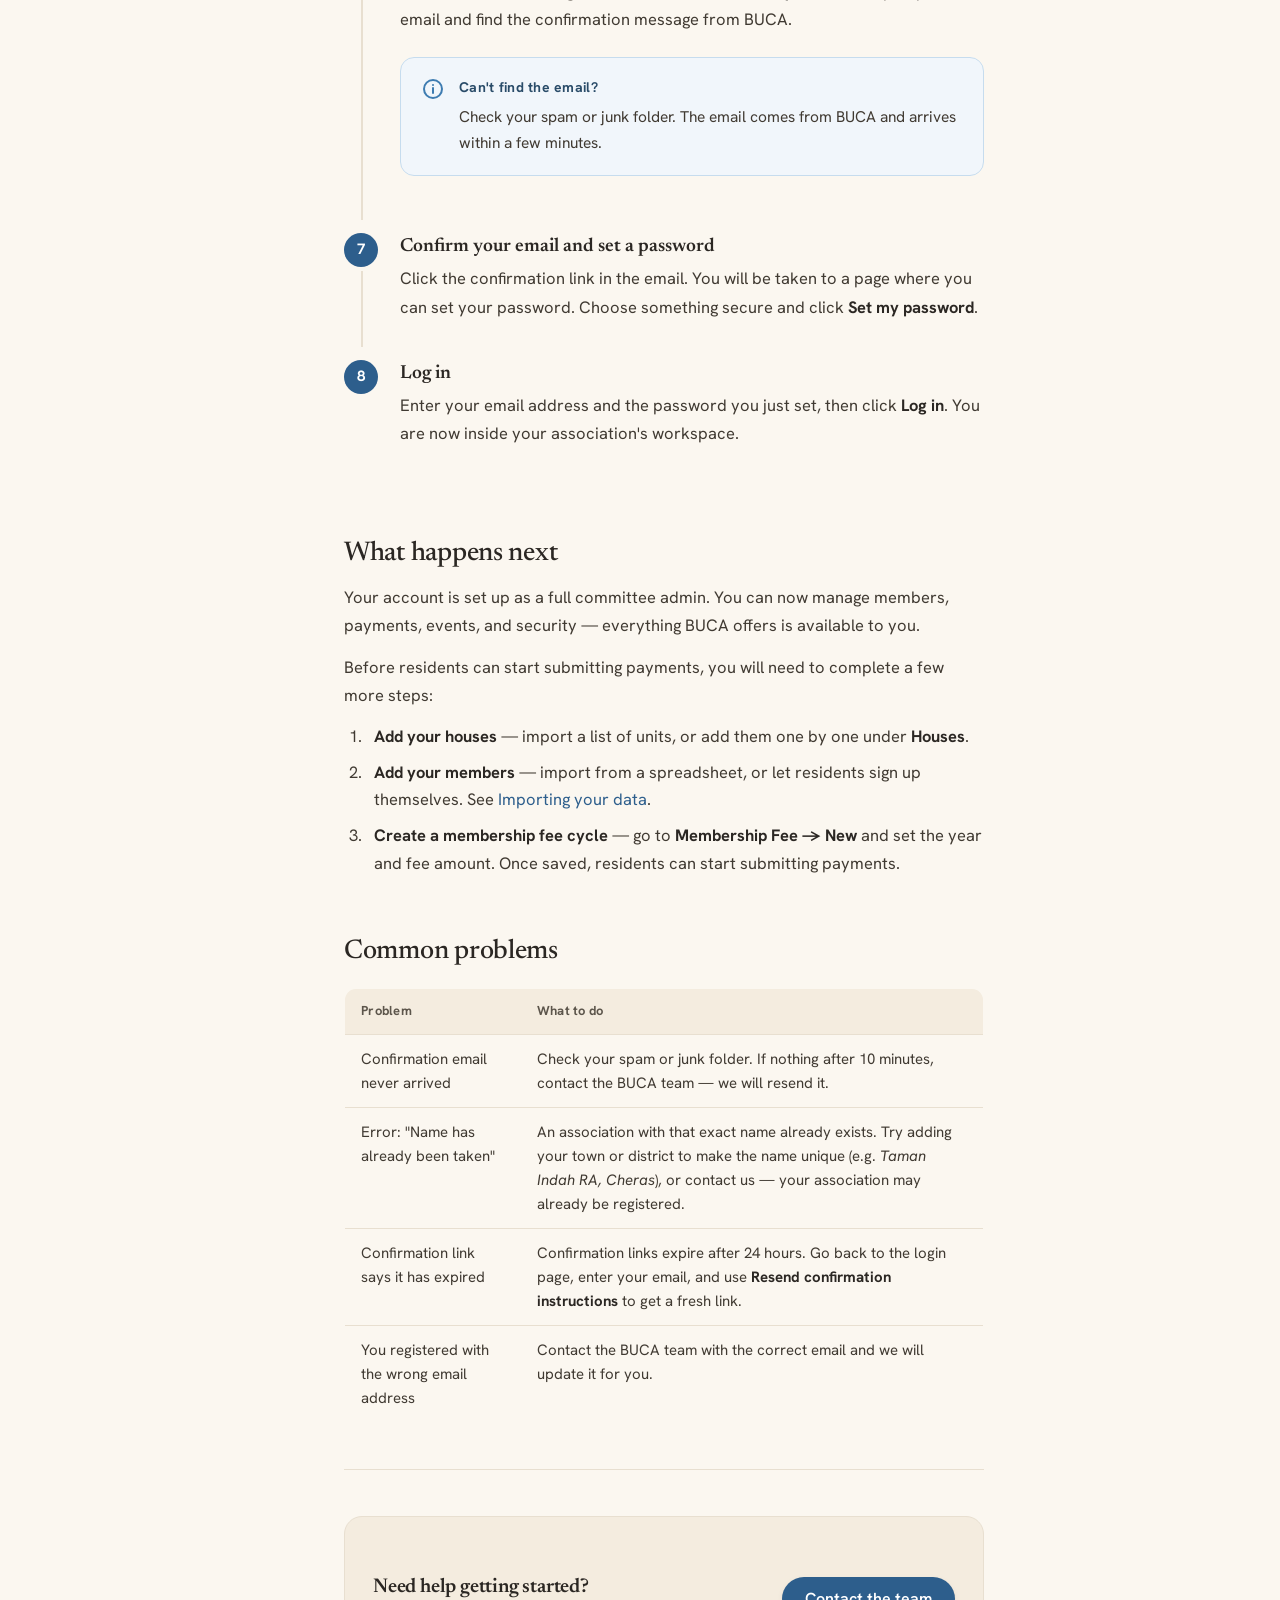
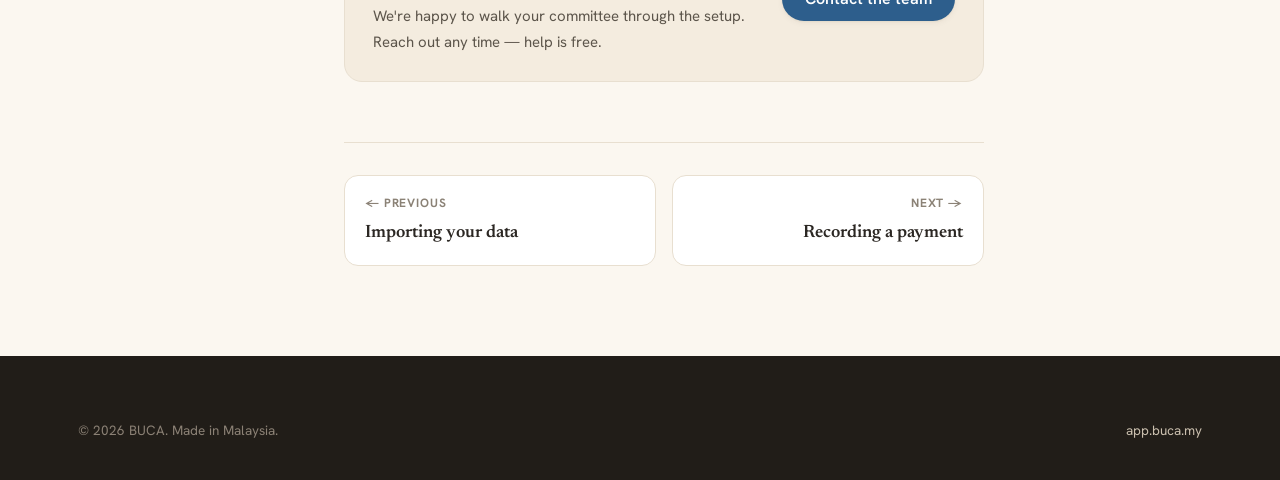
<file: manual/creating-your-association.html>
<!DOCTYPE html>
<html lang="en">
<head>
<meta charset="UTF-8">
<!-- Google tag (gtag.js) -->
<script async src="https://www.googletagmanager.com/gtag/js?id=G-KG0XQX9VV0"></script>
<script>
  window.dataLayer = window.dataLayer || [];
  function gtag(){dataLayer.push(arguments);}
  gtag('js', new Date());
  gtag('config', 'G-KG0XQX9VV0');
</script>
<meta name="viewport" content="width=device-width, initial-scale=1.0">
<meta name="color-scheme" content="light">
<title>Creating your association — BUCA Manual</title>
<meta name="description" content="Register your resident association on BUCA and get your admin account ready in a few minutes.">
<link rel="canonical" href="https://buca.my/manual/creating-your-association.html">
<link rel="icon" href="/assets/favicon.ico" sizes="any">
<link rel="apple-touch-icon" href="/assets/apple-touch-icon.png">
<link rel="manifest" href="/site.webmanifest">
<!-- Open Graph -->
<meta property="og:type" content="article">
<meta property="og:url" content="https://buca.my/manual/creating-your-association.html">
<meta property="og:title" content="Creating your association — BUCA Manual">
<meta property="og:description" content="Register your resident association on BUCA and get your admin account ready in a few minutes.">
<meta property="og:image" content="https://buca.my/assets/og-image.png">
<!-- Twitter Card -->
<meta name="twitter:card" content="summary_large_image">
<meta name="twitter:title" content="Creating your association — BUCA Manual">
<meta name="twitter:description" content="Register your resident association on BUCA and get your admin account ready in a few minutes.">
<meta name="twitter:image" content="https://buca.my/assets/og-image.png">
<link rel="stylesheet" href="../assets/buca.css">
<link rel="stylesheet" href="../assets/manual.css">
<script>document.documentElement.className += ' js-anim';</script>
</head>
<body>

<header class="doc-head">
  <div class="wrap">
    <a class="brand-link" href="../index.html"><img src="../assets/buca-logo.png" alt="BUCA"></a>
    <span class="sep"></span>
    <span class="lbl">Manual</span>
    <a class="back" href="index.html"><svg width="15" height="15" viewBox="0 0 24 24" fill="none" stroke="currentColor" stroke-width="2.4" stroke-linecap="round" stroke-linejoin="round"><path d="M19 12H5M11 18l-6-6 6-6"/></svg> All guides</a>
  </div>
</header>

<div class="doc">
  <aside class="doc-side">
    <div class="side-group">
      <div class="gh">Getting started</div>
      <a class="side-link" href="importing-data.html">Importing your data</a>
      <a class="side-link active" href="creating-your-association.html">Creating your association</a>
      <span class="side-link soon">Adding committee members</span>
    </div>
    <div class="side-group">
      <div class="gh">Members &amp; payments</div>
      <a class="side-link" href="membership-payments.html">Recording a payment</a>
      <a class="side-link" href="confirming-payments.html">Confirming payments</a>
      <span class="side-link soon">Invoices &amp; vouchers</span>
      <span class="side-link soon">Exporting your data</span>
    </div>
    <div class="side-group">
      <div class="gh">Security &amp; reporting</div>
      <a class="side-link" href="security-log-book.html">Security log book</a>
      <span class="side-link soon">Weekly reports</span>
      <span class="side-link soon">AGM attendance</span>
    </div>
  </aside>

  <main class="doc-main">
    <div class="crumb"><a href="index.html">Manual</a> <span>/</span> Getting started</div>
    <div class="doc-tag">Getting started</div>
    <h1>Creating your association</h1>
    <p class="doc-lead">Register your resident association on BUCA and get your admin account ready. Everything — members, payments, and security logs — lives in your private workspace. Takes about 5 minutes.</p>
    <div class="doc-meta">
      <span class="pill">⏱ 5 minute read</span>
      <span class="pill pill-blue">Committee</span>
    </div>

    <h2 id="before">Before you start</h2>
    <ul>
      <li>Have your RA's name and email address ready. The email address you enter becomes your login and is where your confirmation link is sent — use an email you can access right now.</li>
      <li>You only need to do this once. If your association is already on BUCA and you just need to join it, ask your committee admin to add you instead.</li>
    </ul>

    <h2 id="steps">Steps</h2>
    <ol class="steps">
      <li>
        <span class="st">Open the registration page</span>
        <p>Go to <strong>app.buca.my/public/companies/new</strong> in your browser.</p>
        <!-- <p>![Screenshot: the "Create an account on BUCA!" registration page with three input fields](TODO-create-association-form.png)</p> -->
      </li>

      <li>
        <span class="st">Enter your RA's name</span>
        <p>In the <strong>Name of RA</strong> field, type your association's full name — for example, <em>Taman Indah Residents Association</em>.</p>
      </li>

      <li>
        <span class="st">Enter your RA's email</span>
        <p>In the <strong>Email of RA</strong> field, enter the email address that will manage the account. A confirmation link will be sent here — make sure it is an inbox you can open right now.</p>

        <div class="callout note">
          <svg class="ci" viewBox="0 0 24 24" fill="none" stroke="currentColor" stroke-width="2" stroke-linecap="round" stroke-linejoin="round"><circle cx="12" cy="12" r="9"/><path d="M12 11v5M12 8h.01"/></svg>
          <div><span class="ct">Use a shared committee email if possible</span><p>An address like <em>ra@tamanlindah.com</em> or a Gmail shared with a few committee members means the account is not locked to one person's inbox.</p></div>
        </div>
      </li>

      <li>
        <span class="st">Enter your RA's contact number (optional)</span>
        <p>In the <strong>Contact number of RA</strong> field, enter a phone number for the association. You can leave this blank and fill it in later.</p>
      </li>

      <li>
        <span class="st">Submit the form</span>
        <p>Click <strong>Create RA</strong>.</p>
        <!-- <p>![Screenshot: the "Create RA" button at the bottom of the form](TODO-create-ra-button.png)</p> -->
      </li>

      <li>
        <span class="st">Check your email inbox</span>
        <p>You will see the message: <strong>Please check the inbox of your email</strong>. Open your email and find the confirmation message from BUCA.</p>
        <!-- <p>![Screenshot: the success screen showing "Please check the inbox of your email"](TODO-check-email-screen.png)</p> -->

        <div class="callout note">
          <svg class="ci" viewBox="0 0 24 24" fill="none" stroke="currentColor" stroke-width="2" stroke-linecap="round" stroke-linejoin="round"><circle cx="12" cy="12" r="9"/><path d="M12 11v5M12 8h.01"/></svg>
          <div><span class="ct">Can't find the email?</span><p>Check your spam or junk folder. The email comes from BUCA and arrives within a few minutes.</p></div>
        </div>
      </li>

      <li>
        <span class="st">Confirm your email and set a password</span>
        <p>Click the confirmation link in the email. You will be taken to a page where you can set your password. Choose something secure and click <strong>Set my password</strong>.</p>
        <!-- <p>![Screenshot: the password setup screen after clicking the confirmation link](TODO-set-password.png)</p> -->
      </li>

      <li>
        <span class="st">Log in</span>
        <p>Enter your email address and the password you just set, then click <strong>Log in</strong>. You are now inside your association's workspace.</p>
        <!-- <p>![Screenshot: the BUCA login page](TODO-login.png)</p> -->
      </li>
    </ol>

    <h2 id="after">What happens next</h2>
    <p>Your account is set up as a full committee admin. You can now manage members, payments, events, and security — everything BUCA offers is available to you.</p>
    <p>Before residents can start submitting payments, you will need to complete a few more steps:</p>
    <ol>
      <li><strong>Add your houses</strong> — import a list of units, or add them one by one under <strong>Houses</strong>.</li>
      <li><strong>Add your members</strong> — import from a spreadsheet, or let residents sign up themselves. See <a href="importing-data.html">Importing your data</a>.</li>
      <li><strong>Create a membership fee cycle</strong> — go to <strong>Membership Fee → New</strong> and set the year and fee amount. Once saved, residents can start submitting payments.</li>
    </ol>

    <h2 id="problems">Common problems</h2>
    <table>
      <thead><tr><th>Problem</th><th>What to do</th></tr></thead>
      <tbody>
        <tr>
          <td>Confirmation email never arrived</td>
          <td>Check your spam or junk folder. If nothing after 10 minutes, contact the BUCA team — we will resend it.</td>
        </tr>
        <tr>
          <td>Error: "Name has already been taken"</td>
          <td>An association with that exact name already exists. Try adding your town or district to make the name unique (e.g. <em>Taman Indah RA, Cheras</em>), or contact us — your association may already be registered.</td>
        </tr>
        <tr>
          <td>Confirmation link says it has expired</td>
          <td>Confirmation links expire after 24 hours. Go back to the login page, enter your email, and use <strong>Resend confirmation instructions</strong> to get a fresh link.</td>
        </tr>
        <tr>
          <td>You registered with the wrong email address</td>
          <td>Contact the BUCA team with the correct email and we will update it for you.</td>
        </tr>
      </tbody>
    </table>

    <hr>

    <div class="help">
      <div class="ht">
        <h3>Need help getting started?</h3>
        <p>We're happy to walk your committee through the setup. Reach out any time — help is free.</p>
      </div>
      <a class="btn btn-primary" href="https://forms.gle/qFYzmMMwqwBYbRDj6">Contact the team</a>
    </div>

    <div class="pager">
      <a href="importing-data.html"><div class="pk">← Previous</div><div class="pt">Importing your data</div></a>
      <a class="nx" href="membership-payments.html"><div class="pk">Next →</div><div class="pt">Recording a payment</div></a>
    </div>
  </main>

  <nav class="doc-toc" aria-label="On this page">
    <div class="th">On this page</div>
    <a href="#before">Before you start</a>
    <a href="#steps">Steps</a>
    <a href="#after">What happens next</a>
    <a href="#problems">Common problems</a>
  </nav>
</div>

<footer class="site-foot">
  <div class="wrap">
    <div class="foot-bottom" style="border-top:none;margin-top:0;padding-top:0;">
      <span>© 2026 BUCA. Made in Malaysia.</span>
      <span><a href="../index.html">app.buca.my</a></span>
    </div>
  </div>
</footer>

<script src="../assets/manual.js"></script>
</body>
</html>
</file>
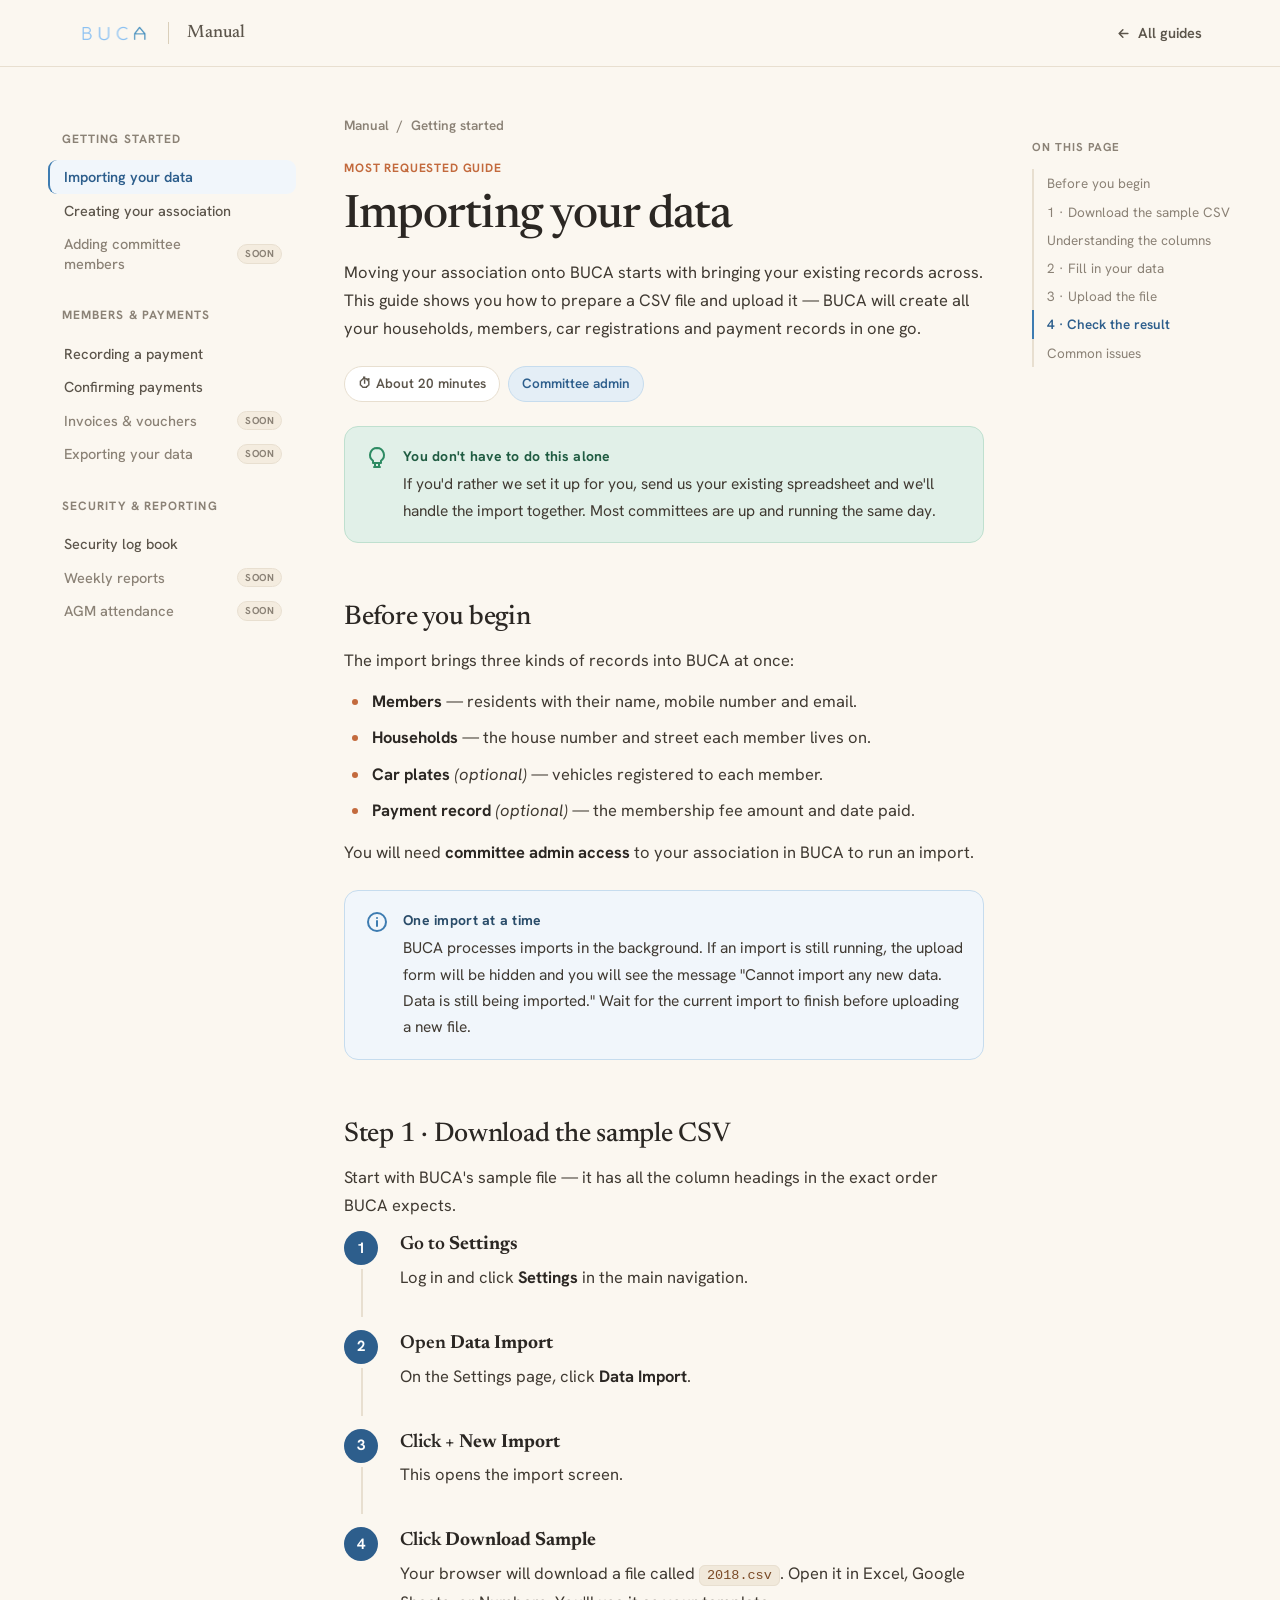
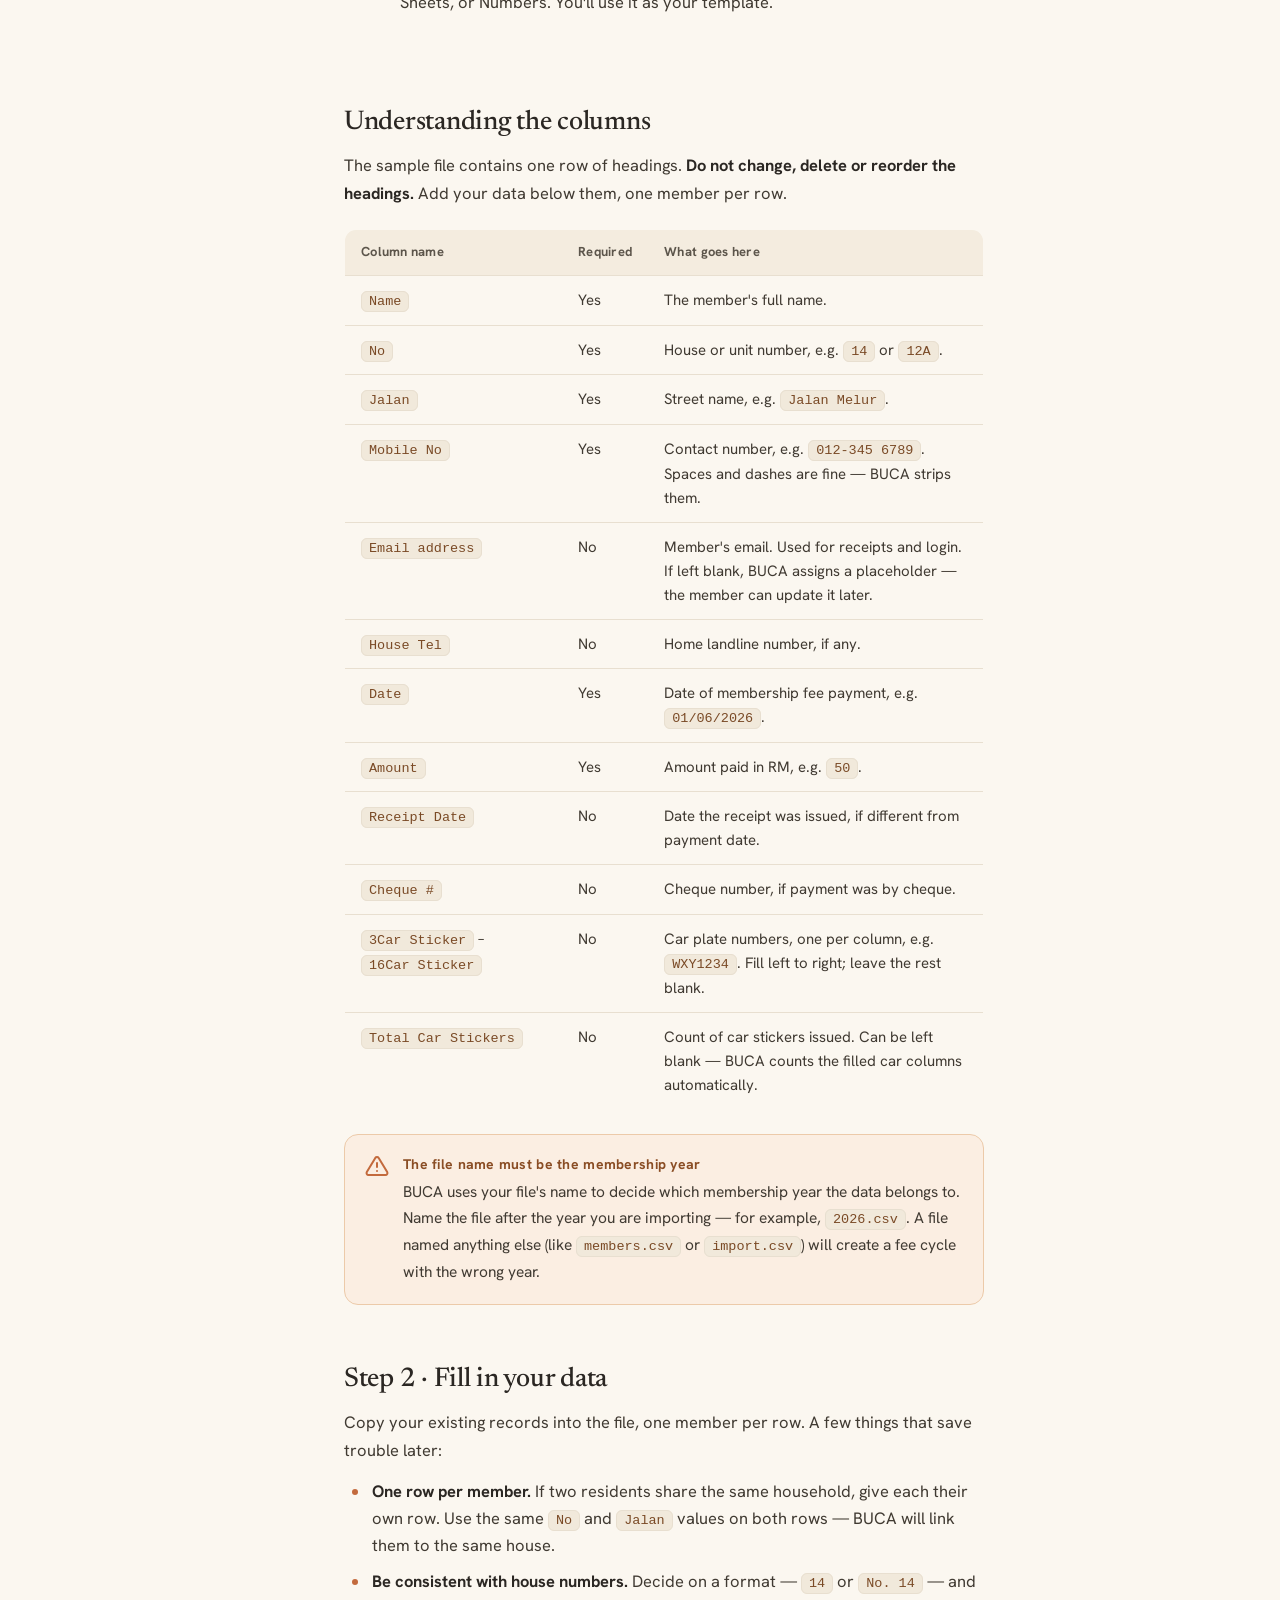
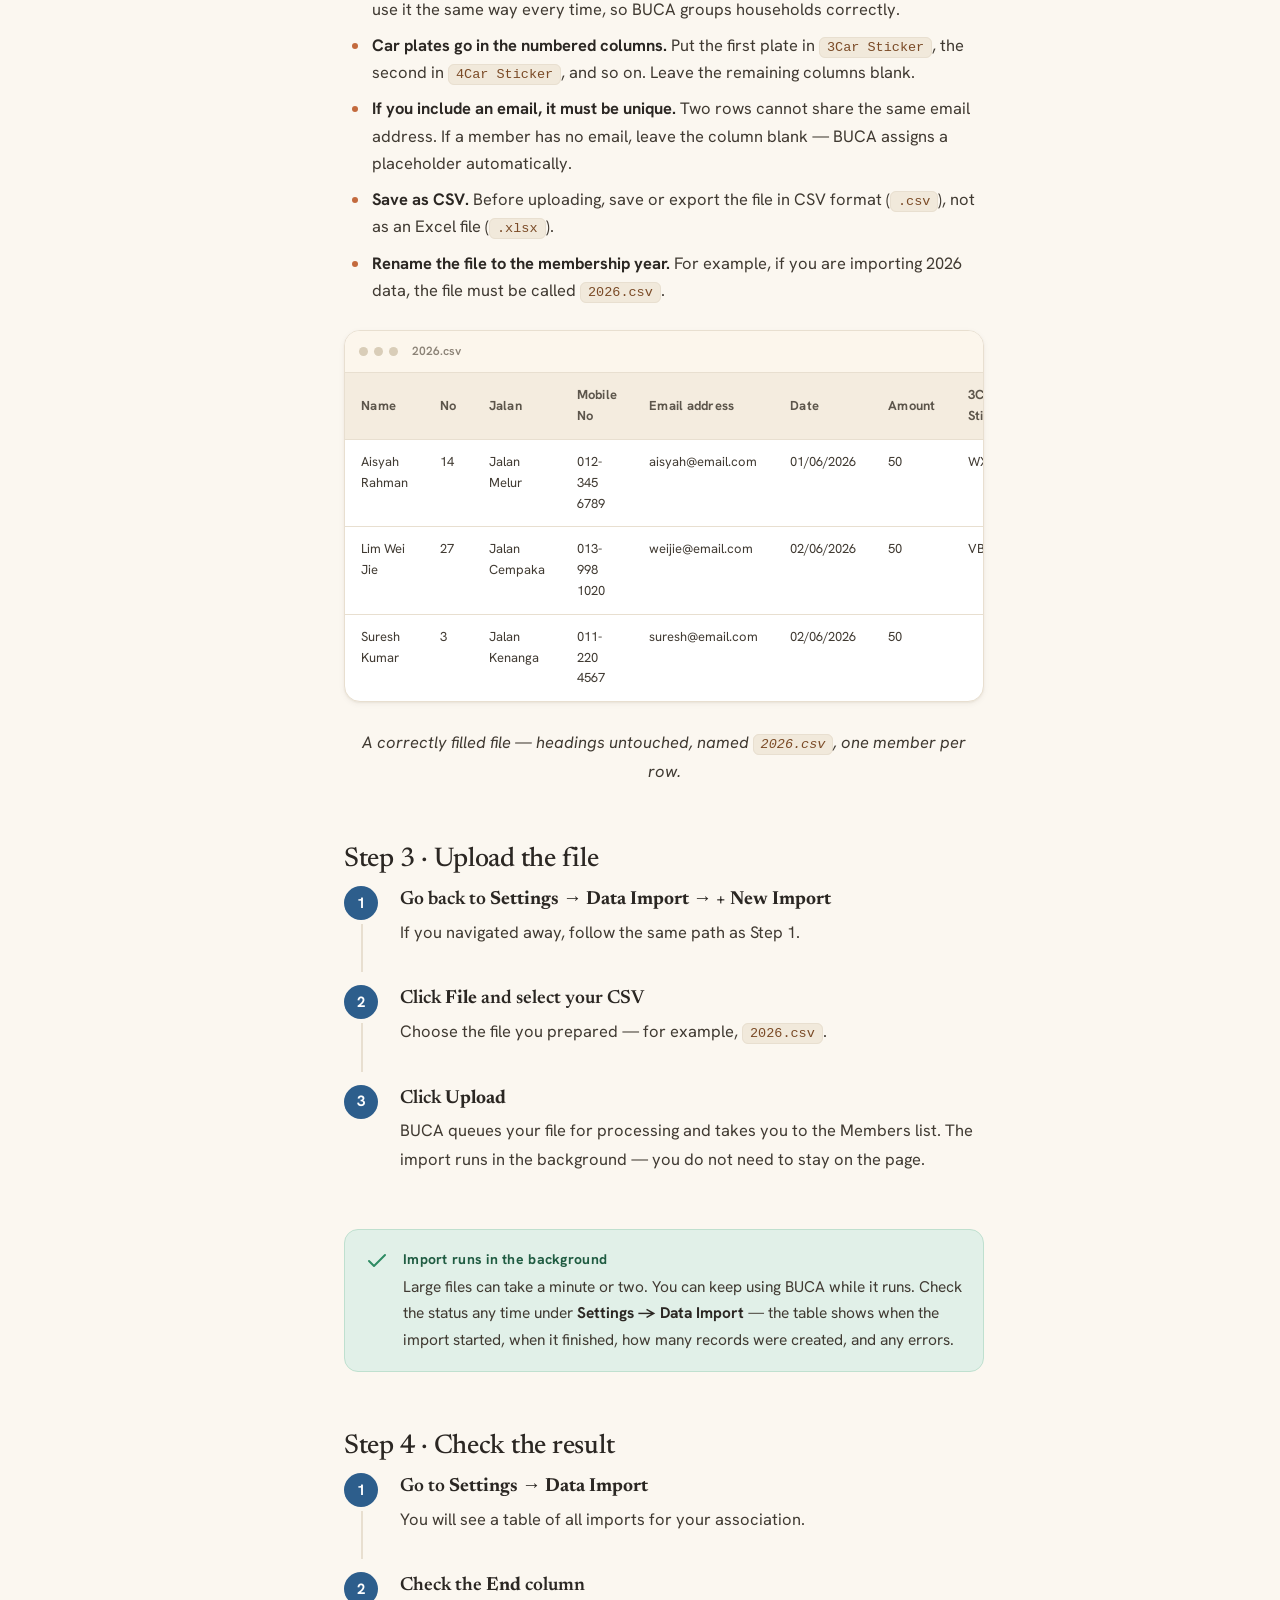
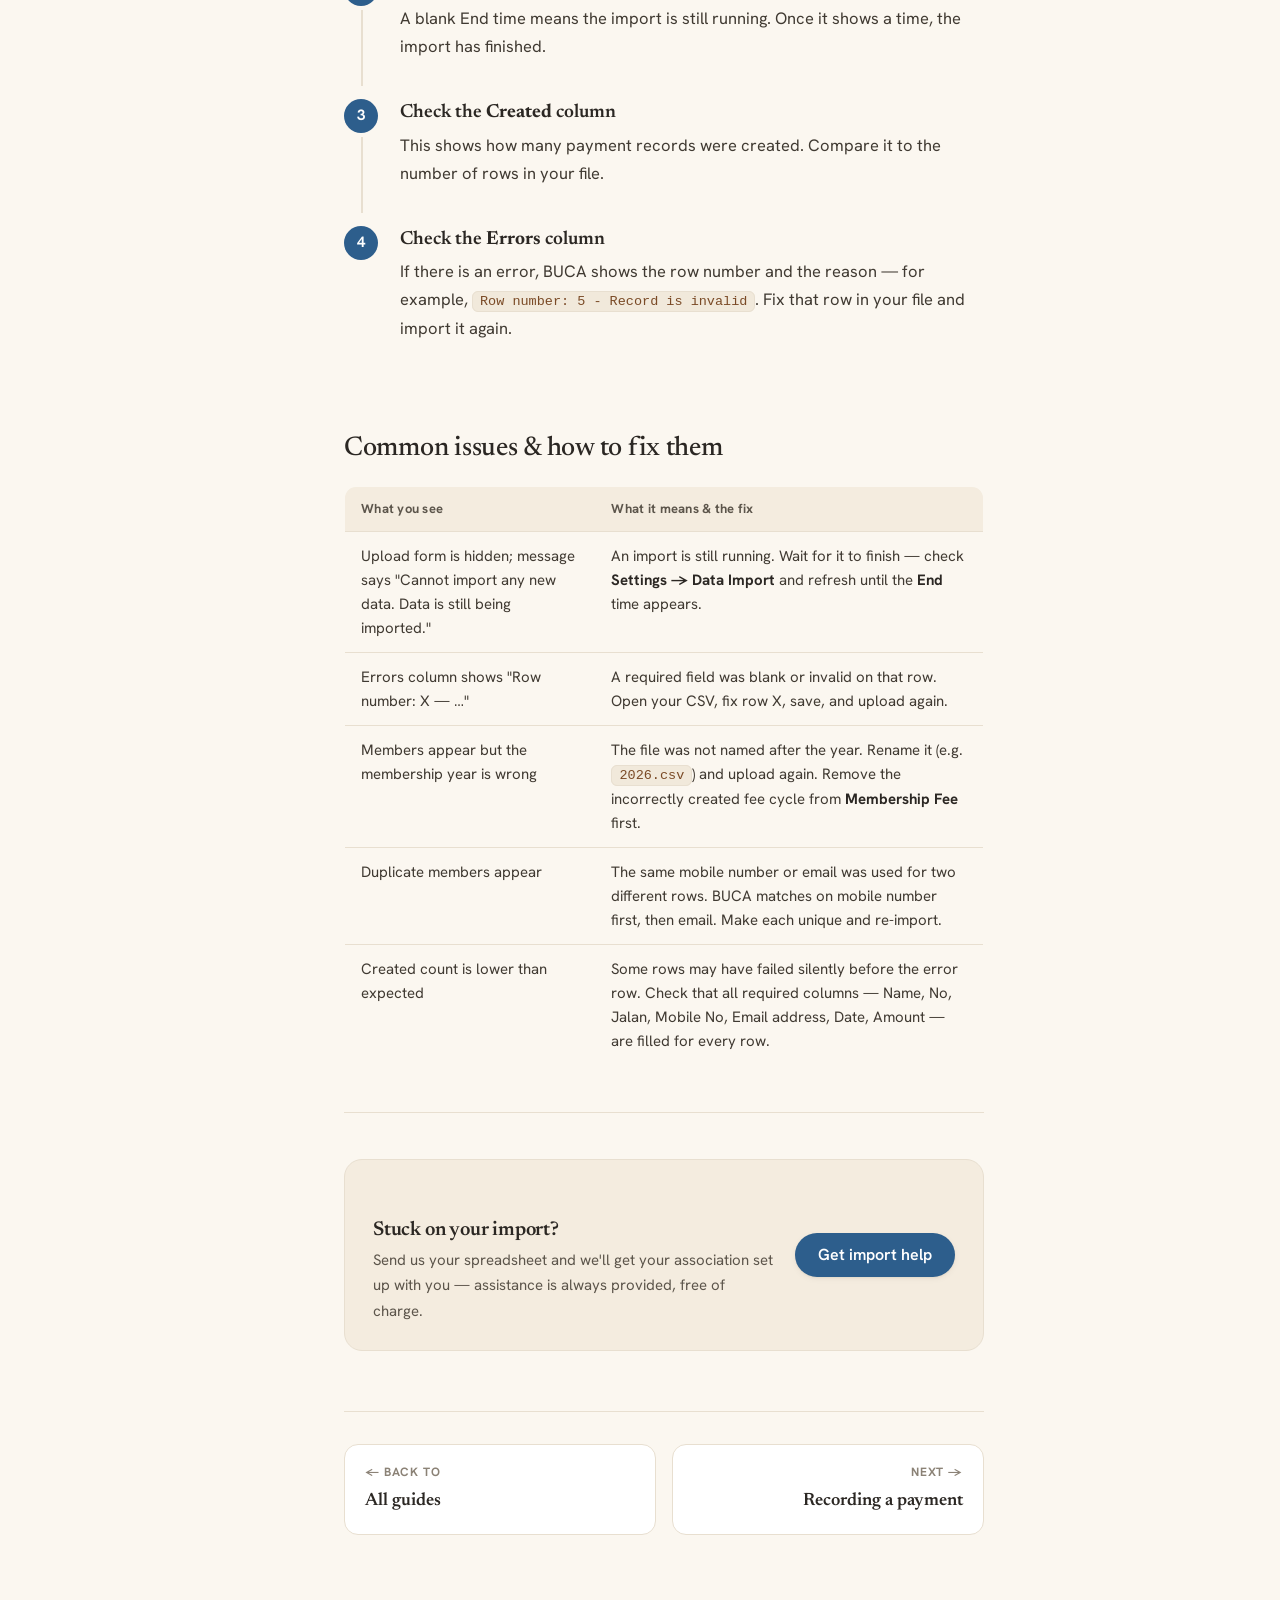
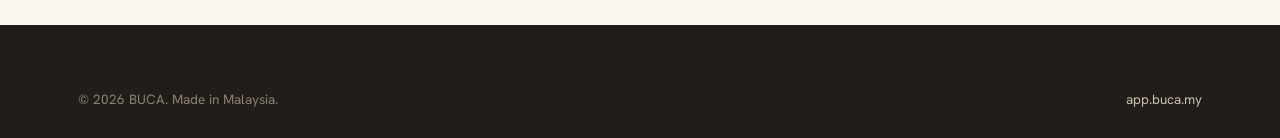
<file: manual/importing-data.html>
<!DOCTYPE html>
<html lang="en">
<head>
<meta charset="UTF-8">
<!-- Google tag (gtag.js) -->
<script async src="https://www.googletagmanager.com/gtag/js?id=G-KG0XQX9VV0"></script>
<script>
  window.dataLayer = window.dataLayer || [];
  function gtag(){dataLayer.push(arguments);}
  gtag('js', new Date());
  gtag('config', 'G-KG0XQX9VV0');
</script>
<meta name="viewport" content="width=device-width, initial-scale=1.0">
<meta name="color-scheme" content="light">
<title>Importing your data — BUCA Manual</title>
<meta name="description" content="A step-by-step guide to importing your members, households and payments into BUCA from a CSV file.">
<link rel="canonical" href="https://buca.my/manual/importing-data.html">
<link rel="icon" href="/assets/favicon.ico" sizes="any">
<link rel="apple-touch-icon" href="/assets/apple-touch-icon.png">
<link rel="manifest" href="/site.webmanifest">
<!-- Open Graph -->
<meta property="og:type" content="article">
<meta property="og:url" content="https://buca.my/manual/importing-data.html">
<meta property="og:title" content="Importing your data — BUCA Manual">
<meta property="og:description" content="A step-by-step guide to importing your members, households and payments into BUCA from a CSV file.">
<meta property="og:image" content="https://buca.my/assets/og-image.png">
<!-- Twitter Card -->
<meta name="twitter:card" content="summary_large_image">
<meta name="twitter:title" content="Importing your data — BUCA Manual">
<meta name="twitter:description" content="A step-by-step guide to importing your members, households and payments into BUCA from a CSV file.">
<meta name="twitter:image" content="https://buca.my/assets/og-image.png">
<link rel="stylesheet" href="../assets/buca.css">
<link rel="stylesheet" href="../assets/manual.css">
<script>document.documentElement.className += ' js-anim';</script>
</head>
<body>

<header class="doc-head">
  <div class="wrap">
    <!-- LOGO: replace ../assets/buca-logo.png with your own logo file -->
    <a class="brand-link" href="../index.html"><img src="../assets/buca-logo.png" alt="BUCA"></a>
    <span class="sep"></span>
    <span class="lbl">Manual</span>
    <a class="back" href="index.html"><svg width="15" height="15" viewBox="0 0 24 24" fill="none" stroke="currentColor" stroke-width="2.4" stroke-linecap="round" stroke-linejoin="round"><path d="M19 12H5M11 18l-6-6 6-6"/></svg> All guides</a>
  </div>
</header>

<div class="doc">
  <!-- side nav -->
  <aside class="doc-side">
    <div class="side-group">
      <div class="gh">Getting started</div>
      <a class="side-link active" href="importing-data.html">Importing your data</a>
      <a class="side-link" href="creating-your-association.html">Creating your association</a>
      <span class="side-link soon">Adding committee members</span>
    </div>
    <div class="side-group">
      <div class="gh">Members &amp; payments</div>
      <a class="side-link" href="membership-payments.html">Recording a payment</a>
      <a class="side-link" href="confirming-payments.html">Confirming payments</a>
      <span class="side-link soon">Invoices &amp; vouchers</span>
      <span class="side-link soon">Exporting your data</span>
    </div>
    <div class="side-group">
      <div class="gh">Security &amp; reporting</div>
      <a class="side-link" href="security-log-book.html">Security log book</a>
      <span class="side-link soon">Weekly reports</span>
      <span class="side-link soon">AGM attendance</span>
    </div>
  </aside>

  <!-- article -->
  <main class="doc-main">
    <div class="crumb"><a href="index.html">Manual</a> <span>/</span> Getting started</div>
    <div class="doc-tag">Most requested guide</div>
    <h1>Importing your data</h1>
    <p class="doc-lead">Moving your association onto BUCA starts with bringing your existing records across. This guide shows you how to prepare a CSV file and upload it — BUCA will create all your households, members, car registrations and payment records in one go.</p>
    <div class="doc-meta">
      <span class="pill">⏱ About 20 minutes</span>
      <span class="pill pill-blue">Committee admin</span>
    </div>

    <div class="callout tip">
      <svg class="ci" viewBox="0 0 24 24" fill="none" stroke="currentColor" stroke-width="2" stroke-linecap="round" stroke-linejoin="round"><path d="M12 2a7 7 0 0 0-4 12.7V17h8v-2.3A7 7 0 0 0 12 2Z"/><path d="M9 21h6M10 17v4M14 17v4"/></svg>
      <div><span class="ct">You don't have to do this alone</span><p>If you'd rather we set it up for you, send us your existing spreadsheet and we'll handle the import together. Most committees are up and running the same day.</p></div>
    </div>

    <h2 id="before">Before you begin</h2>
    <p>The import brings three kinds of records into BUCA at once:</p>
    <ul>
      <li><strong>Members</strong> — residents with their name, mobile number and email.</li>
      <li><strong>Households</strong> — the house number and street each member lives on.</li>
      <li><strong>Car plates</strong> <em>(optional)</em> — vehicles registered to each member.</li>
      <li><strong>Payment record</strong> <em>(optional)</em> — the membership fee amount and date paid.</li>
    </ul>
    <p>You will need <strong>committee admin access</strong> to your association in BUCA to run an import.</p>

    <div class="callout note">
      <svg class="ci" viewBox="0 0 24 24" fill="none" stroke="currentColor" stroke-width="2" stroke-linecap="round" stroke-linejoin="round"><circle cx="12" cy="12" r="9"/><path d="M12 11v5M12 8h.01"/></svg>
      <div><span class="ct">One import at a time</span><p>BUCA processes imports in the background. If an import is still running, the upload form will be hidden and you will see the message "Cannot import any new data. Data is still being imported." Wait for the current import to finish before uploading a new file.</p></div>
    </div>

    <h2 id="step1">Step 1 · Download the sample CSV</h2>
    <p>Start with BUCA's sample file — it has all the column headings in the exact order BUCA expects.</p>
    <ol class="steps">
      <li><span class="st">Go to <strong>Settings</strong></span><p>Log in and click <strong>Settings</strong> in the main navigation.</p></li>
      <li><span class="st">Open <strong>Data Import</strong></span><p>On the Settings page, click <strong>Data Import</strong>.</p>
        <!-- <img src="TODO-settings-data-import.png" alt="Screenshot: Settings page with Data Import option highlighted"> -->
      </li>
      <li><span class="st">Click <strong>+ New Import</strong></span><p>This opens the import screen.</p></li>
      <li><span class="st">Click <strong>Download Sample</strong></span><p>Your browser will download a file called <code>2018.csv</code>. Open it in Excel, Google Sheets, or Numbers. You'll use it as your template.</p>
        <!-- <img src="TODO-import-new-download-sample.png" alt="Screenshot: Upload Excel File page showing the Download Sample button and file upload form"> -->
      </li>
    </ol>

    <h2 id="columns">Understanding the columns</h2>
    <p>The sample file contains one row of headings. <strong>Do not change, delete or reorder the headings.</strong> Add your data below them, one member per row.</p>

    <table>
      <thead>
        <tr><th>Column name</th><th>Required</th><th>What goes here</th></tr>
      </thead>
      <tbody>
        <tr><td><code>Name</code></td><td>Yes</td><td>The member's full name.</td></tr>
        <tr><td><code>No</code></td><td>Yes</td><td>House or unit number, e.g. <code>14</code> or <code>12A</code>.</td></tr>
        <tr><td><code>Jalan</code></td><td>Yes</td><td>Street name, e.g. <code>Jalan Melur</code>.</td></tr>
        <tr><td><code>Mobile No</code></td><td>Yes</td><td>Contact number, e.g. <code>012-345 6789</code>. Spaces and dashes are fine — BUCA strips them.</td></tr>
        <tr><td><code>Email address</code></td><td>No</td><td>Member's email. Used for receipts and login. If left blank, BUCA assigns a placeholder — the member can update it later.</td></tr>
        <tr><td><code>House Tel</code></td><td>No</td><td>Home landline number, if any.</td></tr>
        <tr><td><code>Date</code></td><td>Yes</td><td>Date of membership fee payment, e.g. <code>01/06/2026</code>.</td></tr>
        <tr><td><code>Amount</code></td><td>Yes</td><td>Amount paid in RM, e.g. <code>50</code>.</td></tr>
        <tr><td><code>Receipt Date</code></td><td>No</td><td>Date the receipt was issued, if different from payment date.</td></tr>
        <tr><td><code>Cheque #</code></td><td>No</td><td>Cheque number, if payment was by cheque.</td></tr>
        <tr><td><code>3Car Sticker</code> – <code>16Car Sticker</code></td><td>No</td><td>Car plate numbers, one per column, e.g. <code>WXY1234</code>. Fill left to right; leave the rest blank.</td></tr>
        <tr><td><code>Total Car Stickers</code></td><td>No</td><td>Count of car stickers issued. Can be left blank — BUCA counts the filled car columns automatically.</td></tr>
      </tbody>
    </table>

    <div class="callout warn">
      <svg class="ci" viewBox="0 0 24 24" fill="none" stroke="currentColor" stroke-width="2" stroke-linecap="round" stroke-linejoin="round"><path d="M10.3 3.9 1.8 18a2 2 0 0 0 1.7 3h17a2 2 0 0 0 1.7-3L13.7 3.9a2 2 0 0 0-3.4 0Z"/><path d="M12 9v4M12 17h.01"/></svg>
      <div><span class="ct">The file name must be the membership year</span><p>BUCA uses your file's name to decide which membership year the data belongs to. Name the file after the year you are importing — for example, <code>2026.csv</code>. A file named anything else (like <code>members.csv</code> or <code>import.csv</code>) will create a fee cycle with the wrong year.</p></div>
    </div>

    <h2 id="step2">Step 2 · Fill in your data</h2>
    <p>Copy your existing records into the file, one member per row. A few things that save trouble later:</p>
    <ul>
      <li><strong>One row per member.</strong> If two residents share the same household, give each their own row. Use the same <code>No</code> and <code>Jalan</code> values on both rows — BUCA will link them to the same house.</li>
      <li><strong>Be consistent with house numbers.</strong> Decide on a format — <code>14</code> or <code>No. 14</code> — and use it the same way every time, so BUCA groups households correctly.</li>
      <li><strong>Car plates go in the numbered columns.</strong> Put the first plate in <code>3Car Sticker</code>, the second in <code>4Car Sticker</code>, and so on. Leave the remaining columns blank.</li>
      <li><strong>If you include an email, it must be unique.</strong> Two rows cannot share the same email address. If a member has no email, leave the column blank — BUCA assigns a placeholder automatically.</li>
      <li><strong>Save as CSV.</strong> Before uploading, save or export the file in CSV format (<code>.csv</code>), not as an Excel file (<code>.xlsx</code>).</li>
      <li><strong>Rename the file to the membership year.</strong> For example, if you are importing 2026 data, the file must be called <code>2026.csv</code>.</li>
    </ul>

    <div class="fig">
      <div class="sh-bar" style="display:flex;align-items:center;gap:6px;padding:11px 14px;border-bottom:1px solid var(--line);background:var(--card-tint);">
        <span style="width:9px;height:9px;border-radius:50%;background:#d9cdb8;display:inline-block;"></span>
        <span style="width:9px;height:9px;border-radius:50%;background:#d9cdb8;display:inline-block;"></span>
        <span style="width:9px;height:9px;border-radius:50%;background:#d9cdb8;display:inline-block;"></span>
        <b style="margin-left:8px;font-size:12px;color:var(--ink-faint);font-weight:600;">2026.csv</b>
      </div>
      <table style="margin:0;border:none;border-radius:0;font-size:13px;">
        <thead><tr><th>Name</th><th>No</th><th>Jalan</th><th>Mobile No</th><th>Email address</th><th>Date</th><th>Amount</th><th>3Car Sticker</th></tr></thead>
        <tbody>
          <tr><td>Aisyah Rahman</td><td>14</td><td>Jalan Melur</td><td>012-345 6789</td><td>aisyah@email.com</td><td>01/06/2026</td><td>50</td><td>WXY1234</td></tr>
          <tr><td>Lim Wei Jie</td><td>27</td><td>Jalan Cempaka</td><td>013-998 1020</td><td>weijie@email.com</td><td>02/06/2026</td><td>50</td><td>VBA88</td></tr>
          <tr><td>Suresh Kumar</td><td>3</td><td>Jalan Kenanga</td><td>011-220 4567</td><td>suresh@email.com</td><td>02/06/2026</td><td>50</td><td></td></tr>
        </tbody>
      </table>
    </div>
    <p class="fig-cap">A correctly filled file — headings untouched, named <code>2026.csv</code>, one member per row.</p>

    <h2 id="step3">Step 3 · Upload the file</h2>
    <ol class="steps">
      <li><span class="st">Go back to <strong>Settings → Data Import → + New Import</strong></span><p>If you navigated away, follow the same path as Step 1.</p></li>
      <li><span class="st">Click <strong>File</strong> and select your CSV</span><p>Choose the file you prepared — for example, <code>2026.csv</code>.</p>
        <!-- <img src="TODO-import-file-selected.png" alt="Screenshot: Upload Excel File page with a file selected in the file field"> -->
      </li>
      <li><span class="st">Click <strong>Upload</strong></span><p>BUCA queues your file for processing and takes you to the Members list. The import runs in the background — you do not need to stay on the page.</p>
        <!-- <img src="TODO-members-list-after-import.png" alt="Screenshot: Members list page immediately after clicking Upload"> -->
      </li>
    </ol>

    <div class="callout tip">
      <svg class="ci" viewBox="0 0 24 24" fill="none" stroke="currentColor" stroke-width="2" stroke-linecap="round" stroke-linejoin="round"><path d="M20 6 9 17l-5-5"/></svg>
      <div><span class="ct">Import runs in the background</span><p>Large files can take a minute or two. You can keep using BUCA while it runs. Check the status any time under <strong>Settings → Data Import</strong> — the table shows when the import started, when it finished, how many records were created, and any errors.</p></div>
    </div>

    <h2 id="step4">Step 4 · Check the result</h2>
    <ol class="steps">
      <li><span class="st">Go to <strong>Settings → Data Import</strong></span><p>You will see a table of all imports for your association.</p>
        <!-- <img src="TODO-data-imports-index.png" alt="Screenshot: Data Imports page showing a table with Start, End, Created and Errors columns"> -->
      </li>
      <li><span class="st">Check the <strong>End</strong> column</span><p>A blank End time means the import is still running. Once it shows a time, the import has finished.</p></li>
      <li><span class="st">Check the <strong>Created</strong> column</span><p>This shows how many payment records were created. Compare it to the number of rows in your file.</p></li>
      <li><span class="st">Check the <strong>Errors</strong> column</span><p>If there is an error, BUCA shows the row number and the reason — for example, <code>Row number: 5 - Record is invalid</code>. Fix that row in your file and import it again.</p></li>
    </ol>

    <h2 id="troubleshooting">Common issues &amp; how to fix them</h2>
    <table>
      <thead><tr><th>What you see</th><th>What it means &amp; the fix</th></tr></thead>
      <tbody>
        <tr><td>Upload form is hidden; message says "Cannot import any new data. Data is still being imported."</td><td>An import is still running. Wait for it to finish — check <strong>Settings → Data Import</strong> and refresh until the <strong>End</strong> time appears.</td></tr>
        <tr><td>Errors column shows "Row number: X — …"</td><td>A required field was blank or invalid on that row. Open your CSV, fix row X, save, and upload again.</td></tr>
        <tr><td>Members appear but the membership year is wrong</td><td>The file was not named after the year. Rename it (e.g. <code>2026.csv</code>) and upload again. Remove the incorrectly created fee cycle from <strong>Membership Fee</strong> first.</td></tr>
        <tr><td>Duplicate members appear</td><td>The same mobile number or email was used for two different rows. BUCA matches on mobile number first, then email. Make each unique and re-import.</td></tr>
        <tr><td>Created count is lower than expected</td><td>Some rows may have failed silently before the error row. Check that all required columns — Name, No, Jalan, Mobile No, Email address, Date, Amount — are filled for every row.</td></tr>
      </tbody>
    </table>

    <hr>

    <div class="help">
      <div class="ht">
        <h3>Stuck on your import?</h3>
        <p>Send us your spreadsheet and we'll get your association set up with you — assistance is always provided, free of charge.</p>
      </div>
      <a class="btn btn-primary" href="https://forms.gle/qFYzmMMwqwBYbRDj6">Get import help</a>
    </div>

    <div class="pager">
      <a href="index.html"><div class="pk">← Back to</div><div class="pt">All guides</div></a>
      <a class="nx" href="membership-payments.html"><div class="pk">Next →</div><div class="pt">Recording a payment</div></a>
    </div>
  </main>

  <!-- on this page -->
  <nav class="doc-toc" aria-label="On this page">
    <div class="th">On this page</div>
    <a href="#before">Before you begin</a>
    <a href="#step1">1 · Download the sample CSV</a>
    <a href="#columns">Understanding the columns</a>
    <a href="#step2">2 · Fill in your data</a>
    <a href="#step3">3 · Upload the file</a>
    <a href="#step4">4 · Check the result</a>
    <a href="#troubleshooting">Common issues</a>
  </nav>
</div>

<footer class="site-foot">
  <div class="wrap">
    <div class="foot-bottom" style="border-top:none;margin-top:0;padding-top:0;">
      <span>© 2026 BUCA. Made in Malaysia.</span>
      <span><a href="../index.html">app.buca.my</a></span>
    </div>
  </div>
</footer>

<script src="../assets/manual.js"></script>
</body>
</html>
</file>
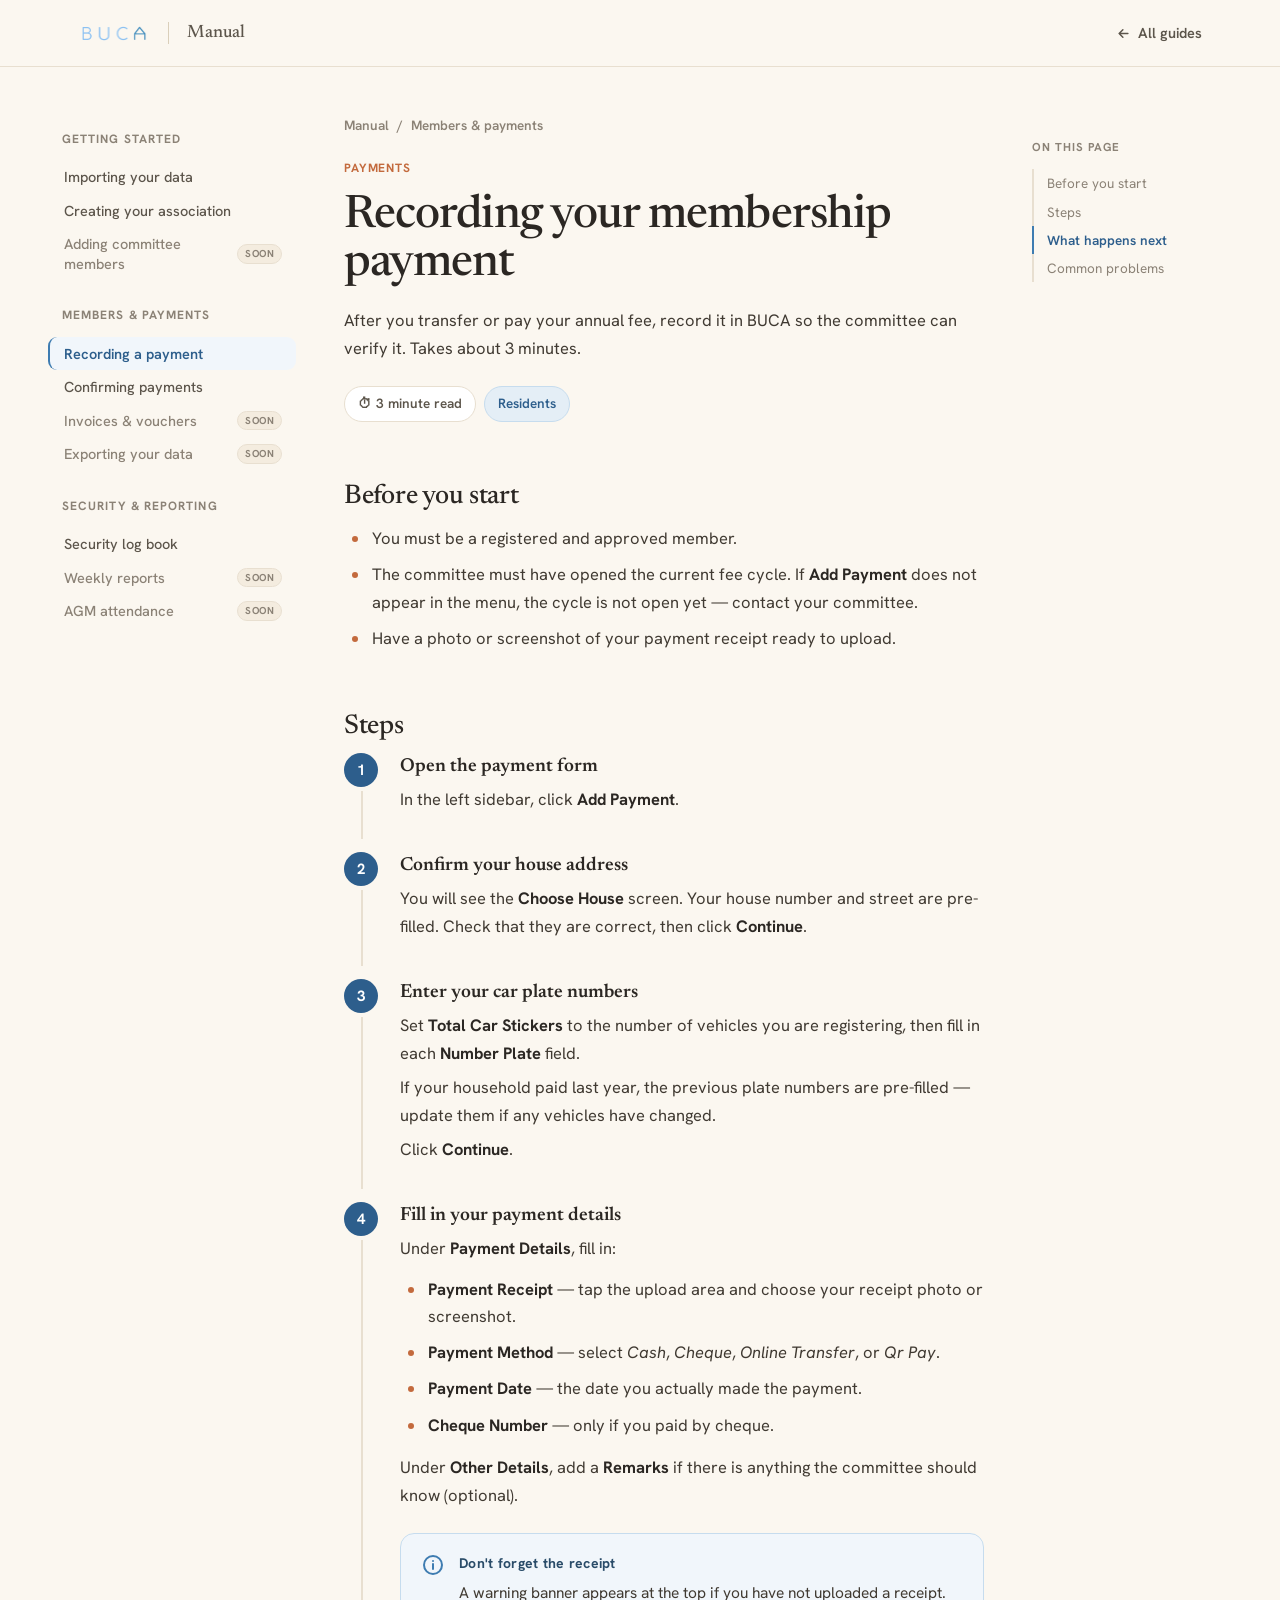
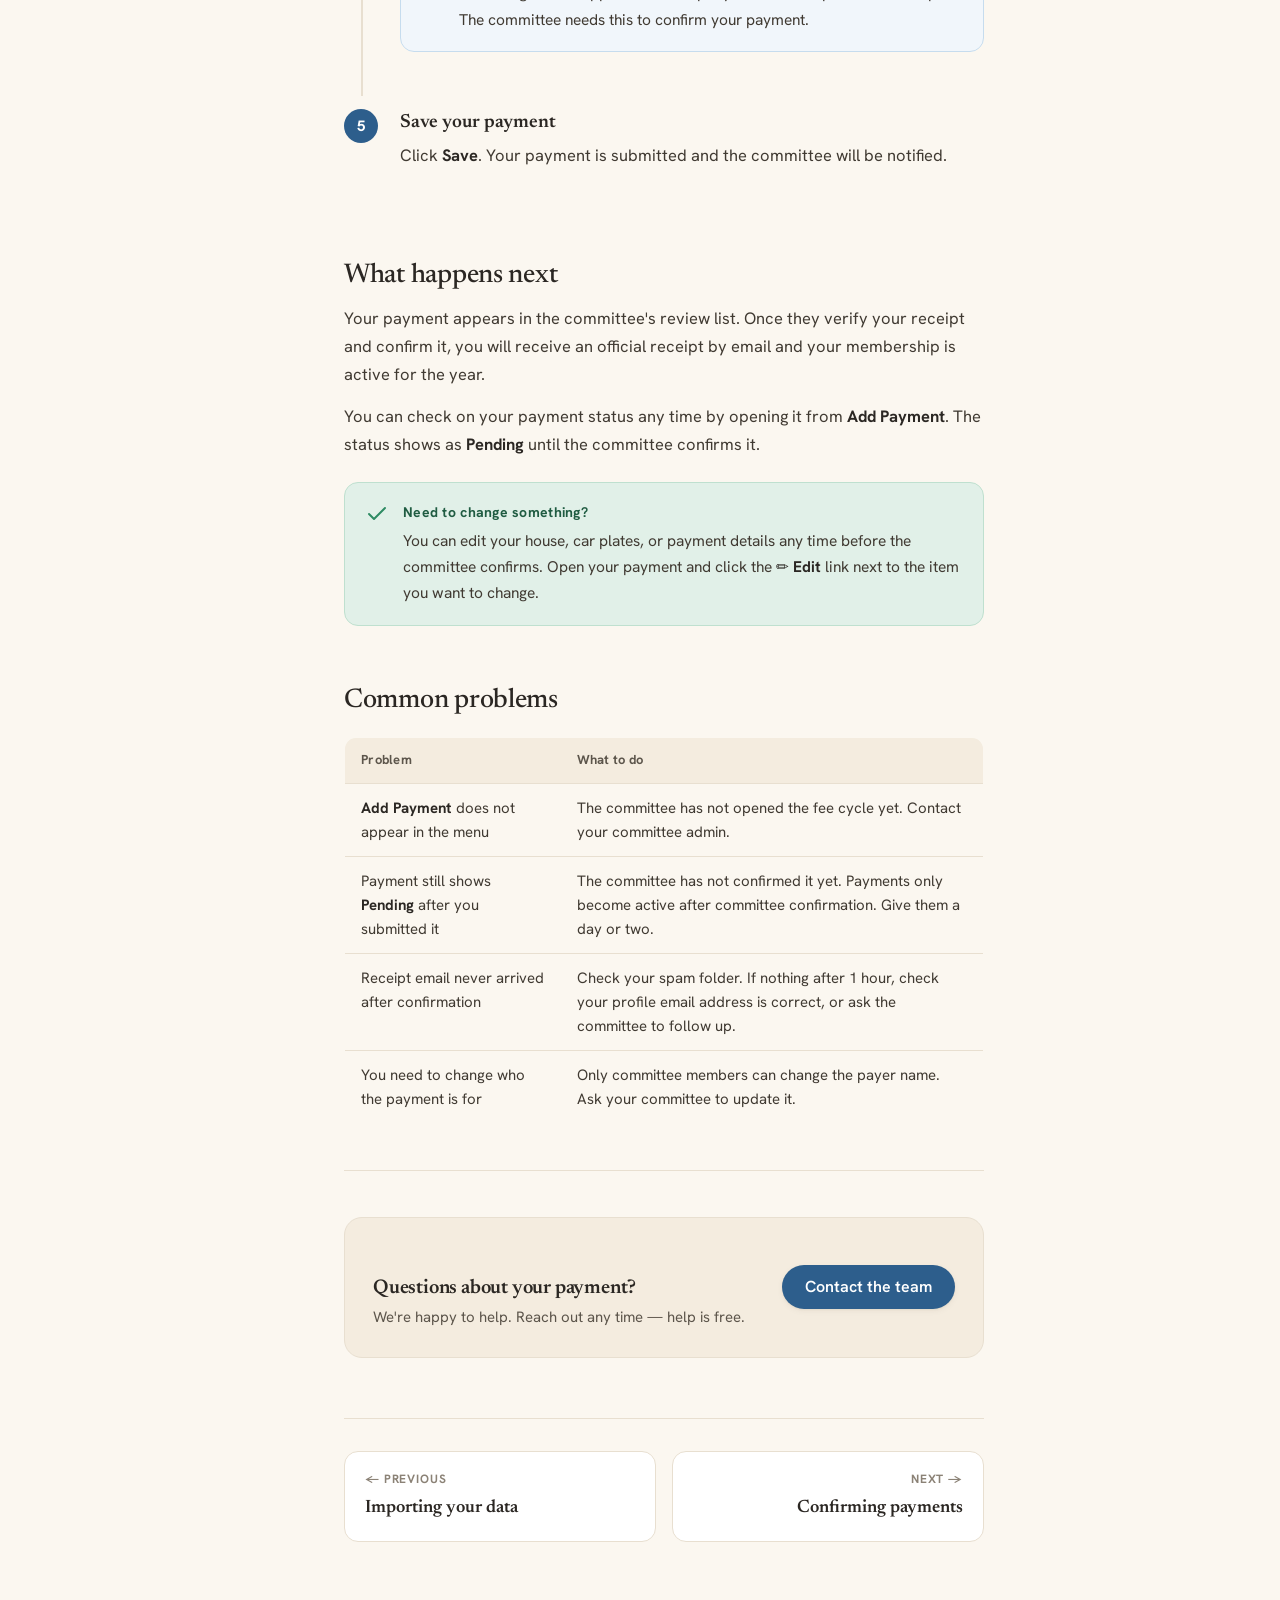
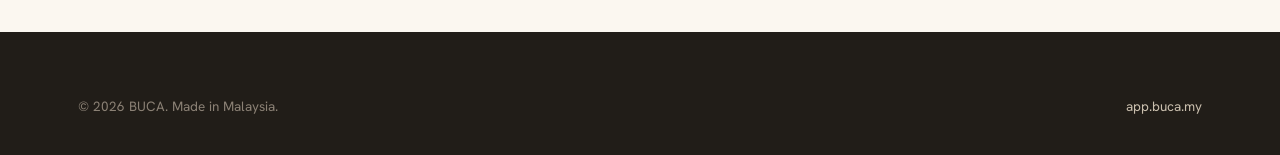
<file: manual/membership-payments.html>
<!DOCTYPE html>
<html lang="en">
<head>
<meta charset="UTF-8">
<!-- Google tag (gtag.js) -->
<script async src="https://www.googletagmanager.com/gtag/js?id=G-KG0XQX9VV0"></script>
<script>
  window.dataLayer = window.dataLayer || [];
  function gtag(){dataLayer.push(arguments);}
  gtag('js', new Date());
  gtag('config', 'G-KG0XQX9VV0');
</script>
<meta name="viewport" content="width=device-width, initial-scale=1.0">
<meta name="color-scheme" content="light">
<title>How to record your membership payment — BUCA Manual</title>
<meta name="description" content="How to record your annual membership fee or security fee payment in BUCA as a resident.">
<link rel="canonical" href="https://buca.my/manual/membership-payments.html">
<link rel="icon" href="/assets/favicon.ico" sizes="any">
<link rel="apple-touch-icon" href="/assets/apple-touch-icon.png">
<link rel="manifest" href="/site.webmanifest">
<!-- Open Graph -->
<meta property="og:type" content="article">
<meta property="og:url" content="https://buca.my/manual/membership-payments.html">
<meta property="og:title" content="How to record your membership payment — BUCA Manual">
<meta property="og:description" content="How to record your annual membership fee or security fee payment in BUCA as a resident.">
<meta property="og:image" content="https://buca.my/assets/og-image.png">
<!-- Twitter Card -->
<meta name="twitter:card" content="summary_large_image">
<meta name="twitter:title" content="How to record your membership payment — BUCA Manual">
<meta name="twitter:description" content="How to record your annual membership fee or security fee payment in BUCA as a resident.">
<meta name="twitter:image" content="https://buca.my/assets/og-image.png">
<link rel="stylesheet" href="../assets/buca.css">
<link rel="stylesheet" href="../assets/manual.css">
<script>document.documentElement.className += ' js-anim';</script>
</head>
<body>

<header class="doc-head">
  <div class="wrap">
    <a class="brand-link" href="../index.html"><img src="../assets/buca-logo.png" alt="BUCA"></a>
    <span class="sep"></span>
    <span class="lbl">Manual</span>
    <a class="back" href="index.html"><svg width="15" height="15" viewBox="0 0 24 24" fill="none" stroke="currentColor" stroke-width="2.4" stroke-linecap="round" stroke-linejoin="round"><path d="M19 12H5M11 18l-6-6 6-6"/></svg> All guides</a>
  </div>
</header>

<div class="doc">
  <aside class="doc-side">
    <div class="side-group">
      <div class="gh">Getting started</div>
      <a class="side-link" href="importing-data.html">Importing your data</a>
      <a class="side-link" href="creating-your-association.html">Creating your association</a>
      <span class="side-link soon">Adding committee members</span>
    </div>
    <div class="side-group">
      <div class="gh">Members &amp; payments</div>
      <a class="side-link active" href="membership-payments.html">Recording a payment</a>
      <a class="side-link" href="confirming-payments.html">Confirming payments</a>
      <span class="side-link soon">Invoices &amp; vouchers</span>
      <span class="side-link soon">Exporting your data</span>
    </div>
    <div class="side-group">
      <div class="gh">Security &amp; reporting</div>
      <a class="side-link" href="security-log-book.html">Security log book</a>
      <span class="side-link soon">Weekly reports</span>
      <span class="side-link soon">AGM attendance</span>
    </div>
  </aside>

  <main class="doc-main">
    <div class="crumb"><a href="index.html">Manual</a> <span>/</span> Members &amp; payments</div>
    <div class="doc-tag">Payments</div>
    <h1>Recording your membership payment</h1>
    <p class="doc-lead">After you transfer or pay your annual fee, record it in BUCA so the committee can verify it. Takes about 3 minutes.</p>
    <div class="doc-meta">
      <span class="pill">⏱ 3 minute read</span>
      <span class="pill pill-blue">Residents</span>
    </div>

    <h2 id="before">Before you start</h2>
    <ul>
      <li>You must be a registered and approved member.</li>
      <li>The committee must have opened the current fee cycle. If <strong>Add Payment</strong> does not appear in the menu, the cycle is not open yet — contact your committee.</li>
      <li>Have a photo or screenshot of your payment receipt ready to upload.</li>
    </ul>

    <h2 id="steps">Steps</h2>
    <ol class="steps">
      <li>
        <span class="st">Open the payment form</span>
        <p>In the left sidebar, click <strong>Add Payment</strong>.</p>
      </li>

      <li>
        <span class="st">Confirm your house address</span>
        <p>You will see the <strong>Choose House</strong> screen. Your house number and street are pre-filled. Check that they are correct, then click <strong>Continue</strong>.</p>
        <!-- <p>![Screenshot: Choose House screen with House Number and Street fields pre-filled](TODO-choose-house.png)</p> -->
      </li>

      <li>
        <span class="st">Enter your car plate numbers</span>
        <p>Set <strong>Total Car Stickers</strong> to the number of vehicles you are registering, then fill in each <strong>Number Plate</strong> field.</p>
        <p>If your household paid last year, the previous plate numbers are pre-filled — update them if any vehicles have changed.</p>
        <p>Click <strong>Continue</strong>.</p>
        <!-- <p>![Screenshot: Total Car Stickers dropdown and number plate fields](TODO-select-cars.png)</p> -->
      </li>

      <li>
        <span class="st">Fill in your payment details</span>
        <p>Under <strong>Payment Details</strong>, fill in:</p>
        <ul>
          <li><strong>Payment Receipt</strong> — tap the upload area and choose your receipt photo or screenshot.</li>
          <li><strong>Payment Method</strong> — select <em>Cash</em>, <em>Cheque</em>, <em>Online Transfer</em>, or <em>Qr Pay</em>.</li>
          <li><strong>Payment Date</strong> — the date you actually made the payment.</li>
          <li><strong>Cheque Number</strong> — only if you paid by cheque.</li>
        </ul>
        <p>Under <strong>Other Details</strong>, add a <strong>Remarks</strong> if there is anything the committee should know (optional).</p>
        <!-- <p>![Screenshot: Payment Details section with receipt upload, payment method, and payment date fields](TODO-payment-details.png)</p> -->

        <div class="callout note">
          <svg class="ci" viewBox="0 0 24 24" fill="none" stroke="currentColor" stroke-width="2" stroke-linecap="round" stroke-linejoin="round"><circle cx="12" cy="12" r="9"/><path d="M12 11v5M12 8h.01"/></svg>
          <div><span class="ct">Don't forget the receipt</span><p>A warning banner appears at the top if you have not uploaded a receipt. The committee needs this to confirm your payment.</p></div>
        </div>
      </li>

      <li>
        <span class="st">Save your payment</span>
        <p>Click <strong>Save</strong>. Your payment is submitted and the committee will be notified.</p>
        <!-- <p>![Screenshot: Save button at the bottom of the payment form](TODO-save-payment.png)</p> -->
      </li>
    </ol>

    <h2 id="after">What happens next</h2>
    <p>Your payment appears in the committee's review list. Once they verify your receipt and confirm it, you will receive an official receipt by email and your membership is active for the year.</p>
    <p>You can check on your payment status any time by opening it from <strong>Add Payment</strong>. The status shows as <strong>Pending</strong> until the committee confirms it.</p>

    <div class="callout tip">
      <svg class="ci" viewBox="0 0 24 24" fill="none" stroke="currentColor" stroke-width="2" stroke-linecap="round" stroke-linejoin="round"><path d="M20 6 9 17l-5-5"/></svg>
      <div><span class="ct">Need to change something?</span><p>You can edit your house, car plates, or payment details any time before the committee confirms. Open your payment and click the <strong>✏️ Edit</strong> link next to the item you want to change.</p></div>
    </div>

    <h2 id="problems">Common problems</h2>
    <table>
      <thead><tr><th>Problem</th><th>What to do</th></tr></thead>
      <tbody>
        <tr>
          <td><strong>Add Payment</strong> does not appear in the menu</td>
          <td>The committee has not opened the fee cycle yet. Contact your committee admin.</td>
        </tr>
        <tr>
          <td>Payment still shows <strong>Pending</strong> after you submitted it</td>
          <td>The committee has not confirmed it yet. Payments only become active after committee confirmation. Give them a day or two.</td>
        </tr>
        <tr>
          <td>Receipt email never arrived after confirmation</td>
          <td>Check your spam folder. If nothing after 1 hour, check your profile email address is correct, or ask the committee to follow up.</td>
        </tr>
        <tr>
          <td>You need to change who the payment is for</td>
          <td>Only committee members can change the payer name. Ask your committee to update it.</td>
        </tr>
      </tbody>
    </table>

    <hr>

    <div class="help">
      <div class="ht">
        <h3>Questions about your payment?</h3>
        <p>We're happy to help. Reach out any time — help is free.</p>
      </div>
      <a class="btn btn-primary" href="https://forms.gle/qFYzmMMwqwBYbRDj6">Contact the team</a>
    </div>

    <div class="pager">
      <a href="importing-data.html"><div class="pk">← Previous</div><div class="pt">Importing your data</div></a>
      <a class="nx" href="confirming-payments.html"><div class="pk">Next →</div><div class="pt">Confirming payments</div></a>
    </div>
  </main>

  <nav class="doc-toc" aria-label="On this page">
    <div class="th">On this page</div>
    <a href="#before">Before you start</a>
    <a href="#steps">Steps</a>
    <a href="#after">What happens next</a>
    <a href="#problems">Common problems</a>
  </nav>
</div>

<footer class="site-foot">
  <div class="wrap">
    <div class="foot-bottom" style="border-top:none;margin-top:0;padding-top:0;">
      <span>© 2026 BUCA. Made in Malaysia.</span>
      <span><a href="../index.html">app.buca.my</a></span>
    </div>
  </div>
</footer>

<script src="../assets/manual.js"></script>
</body>
</html>
</file>
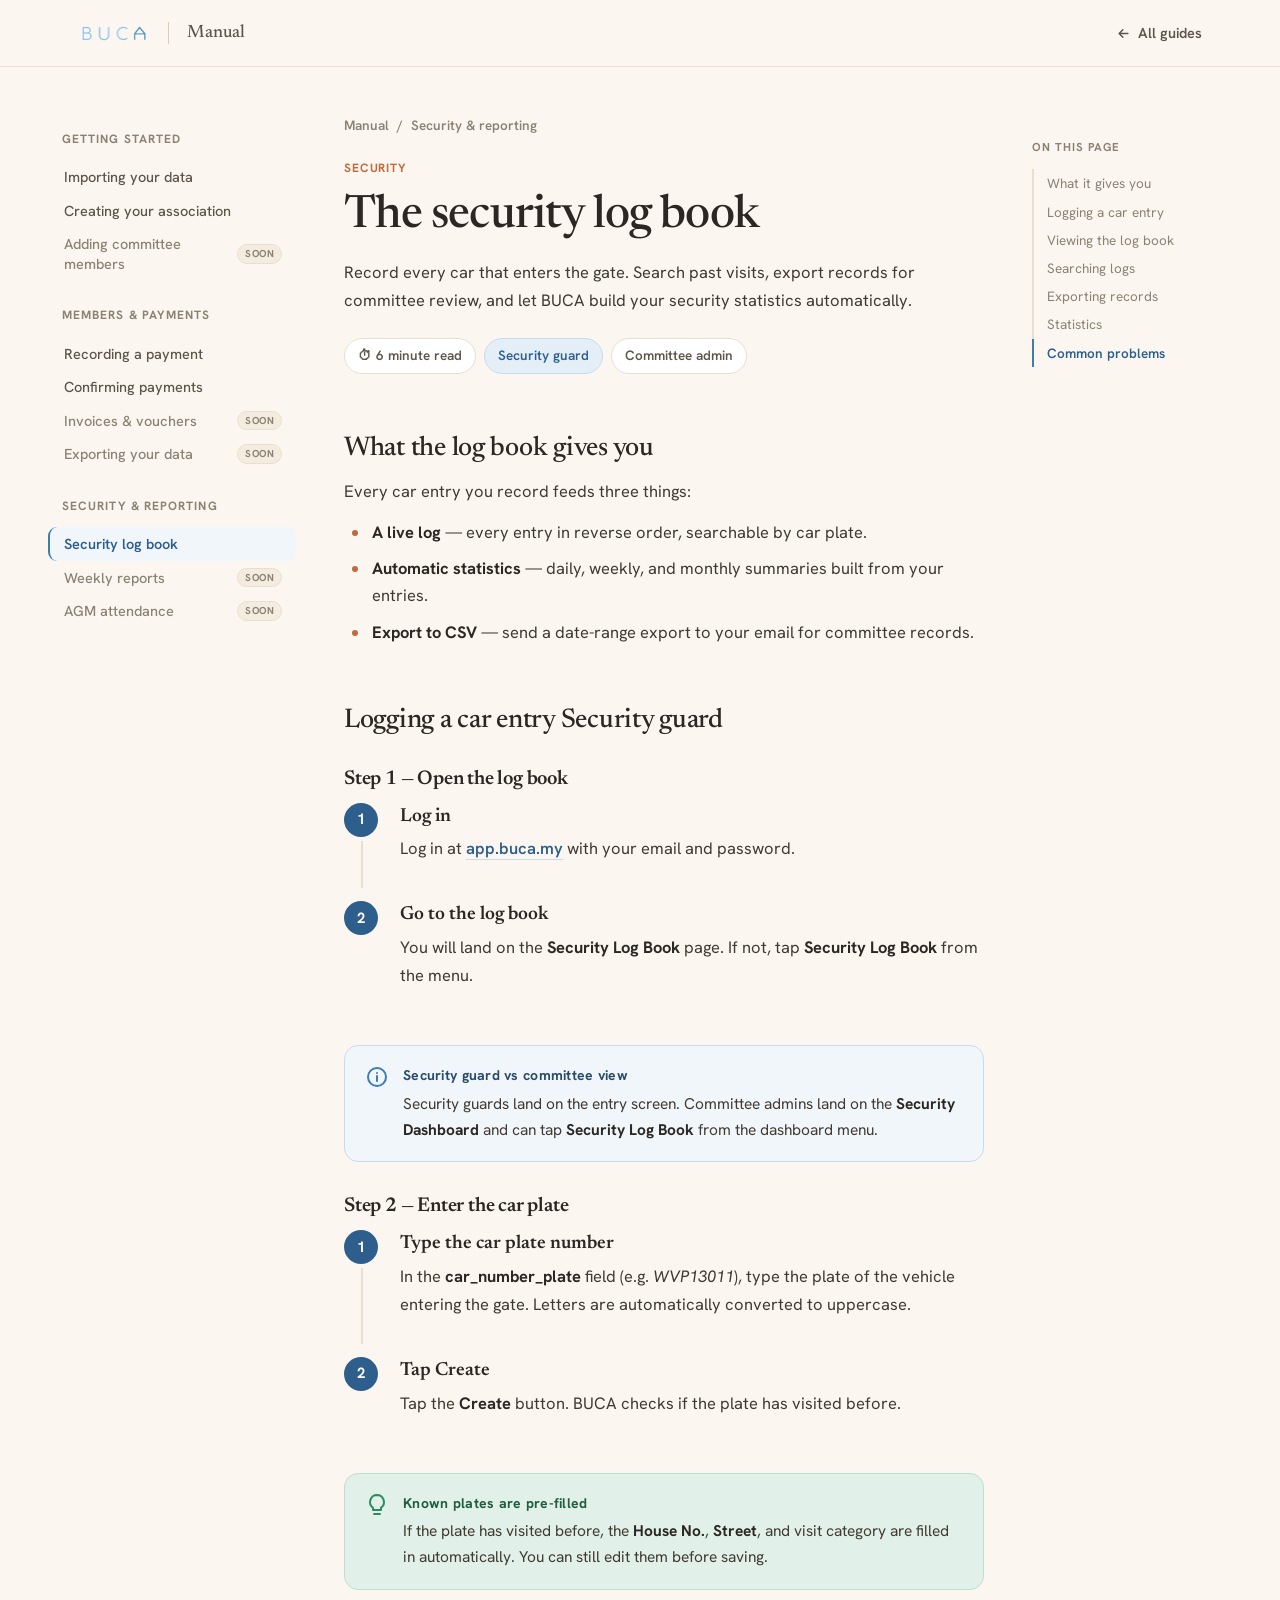
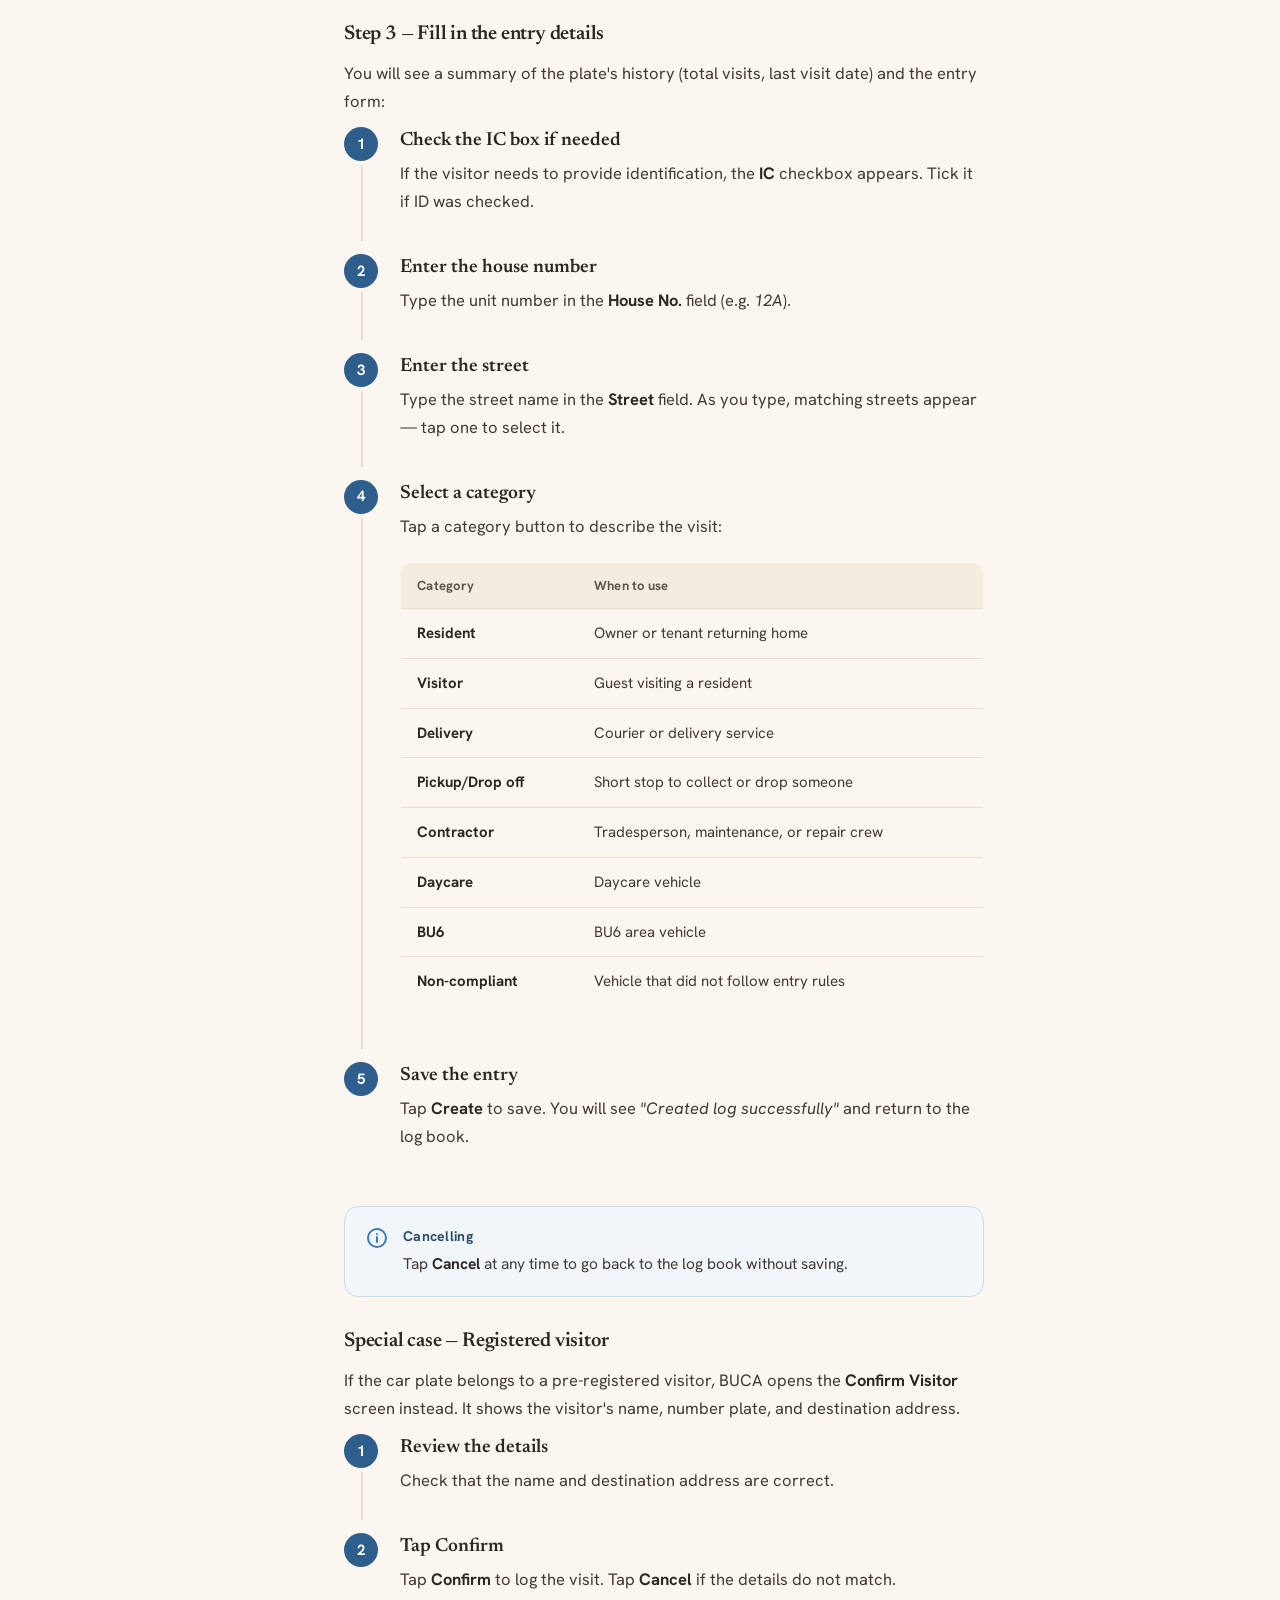
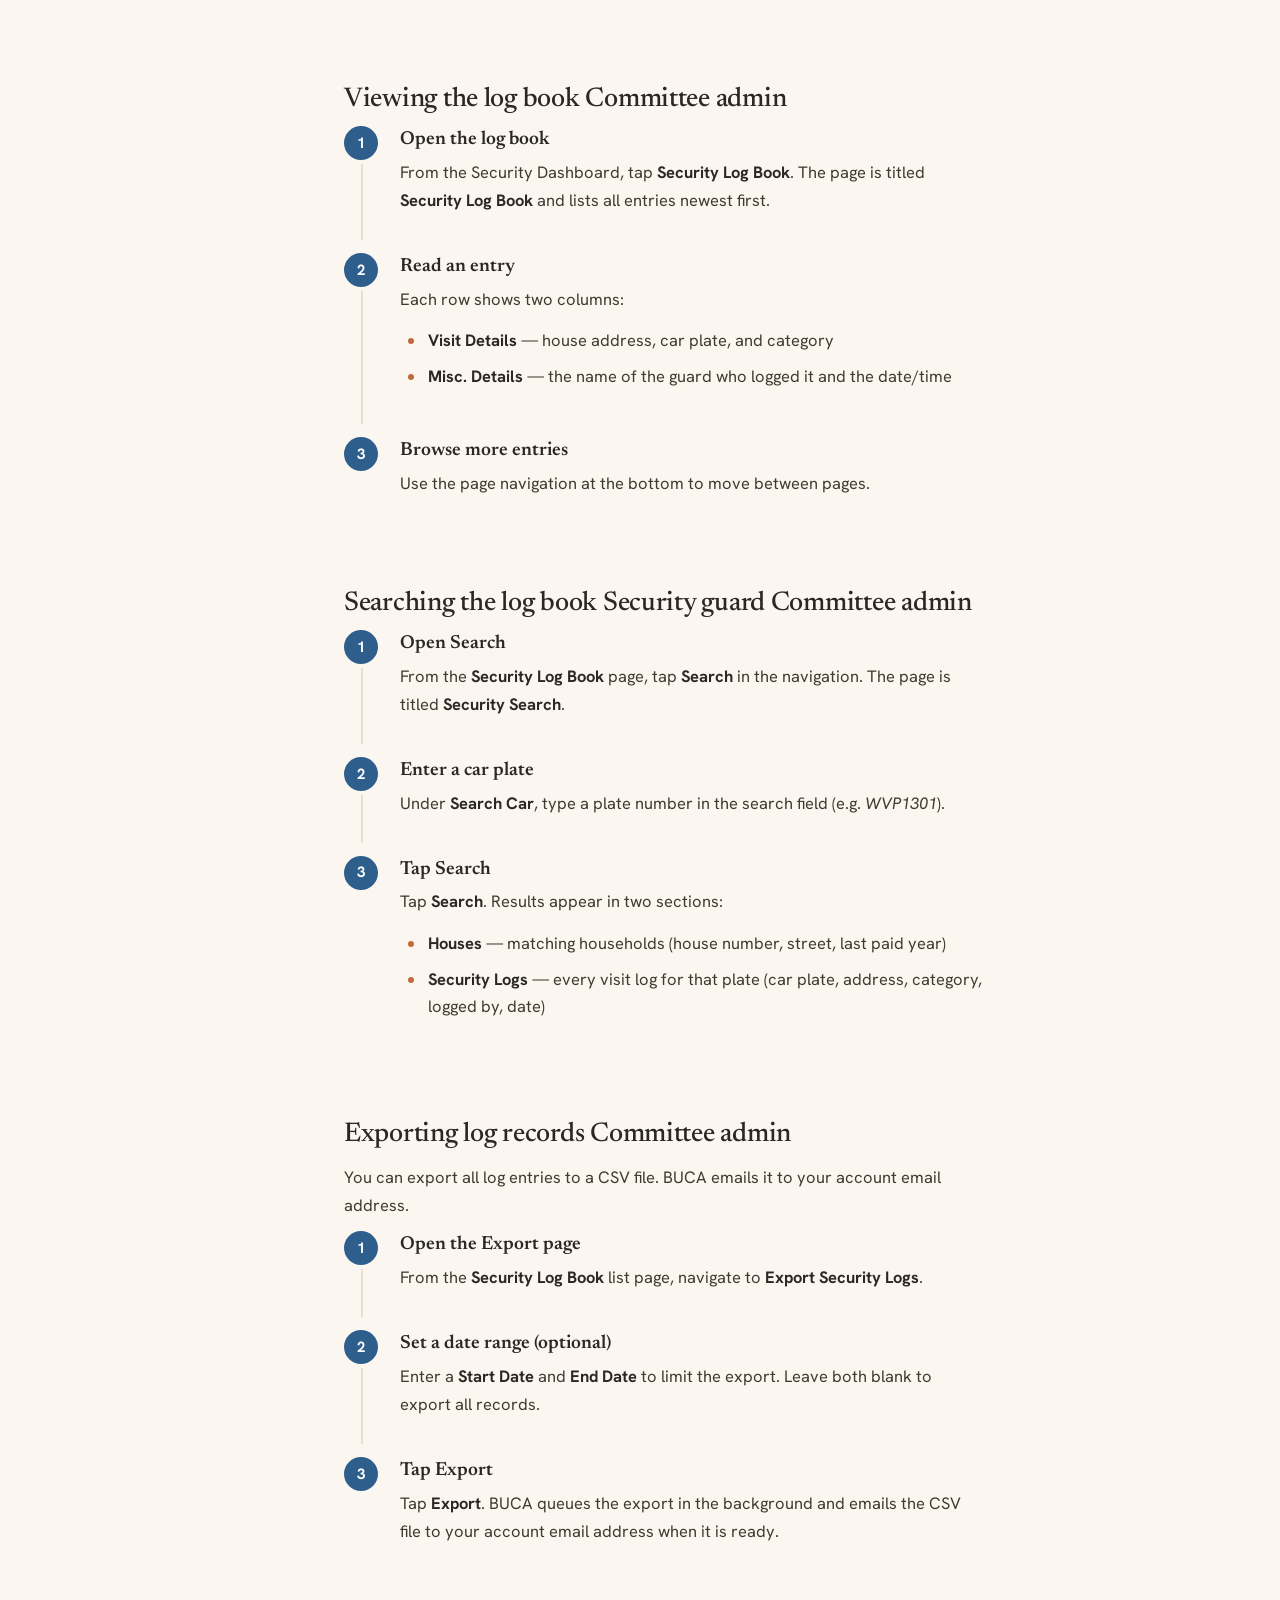
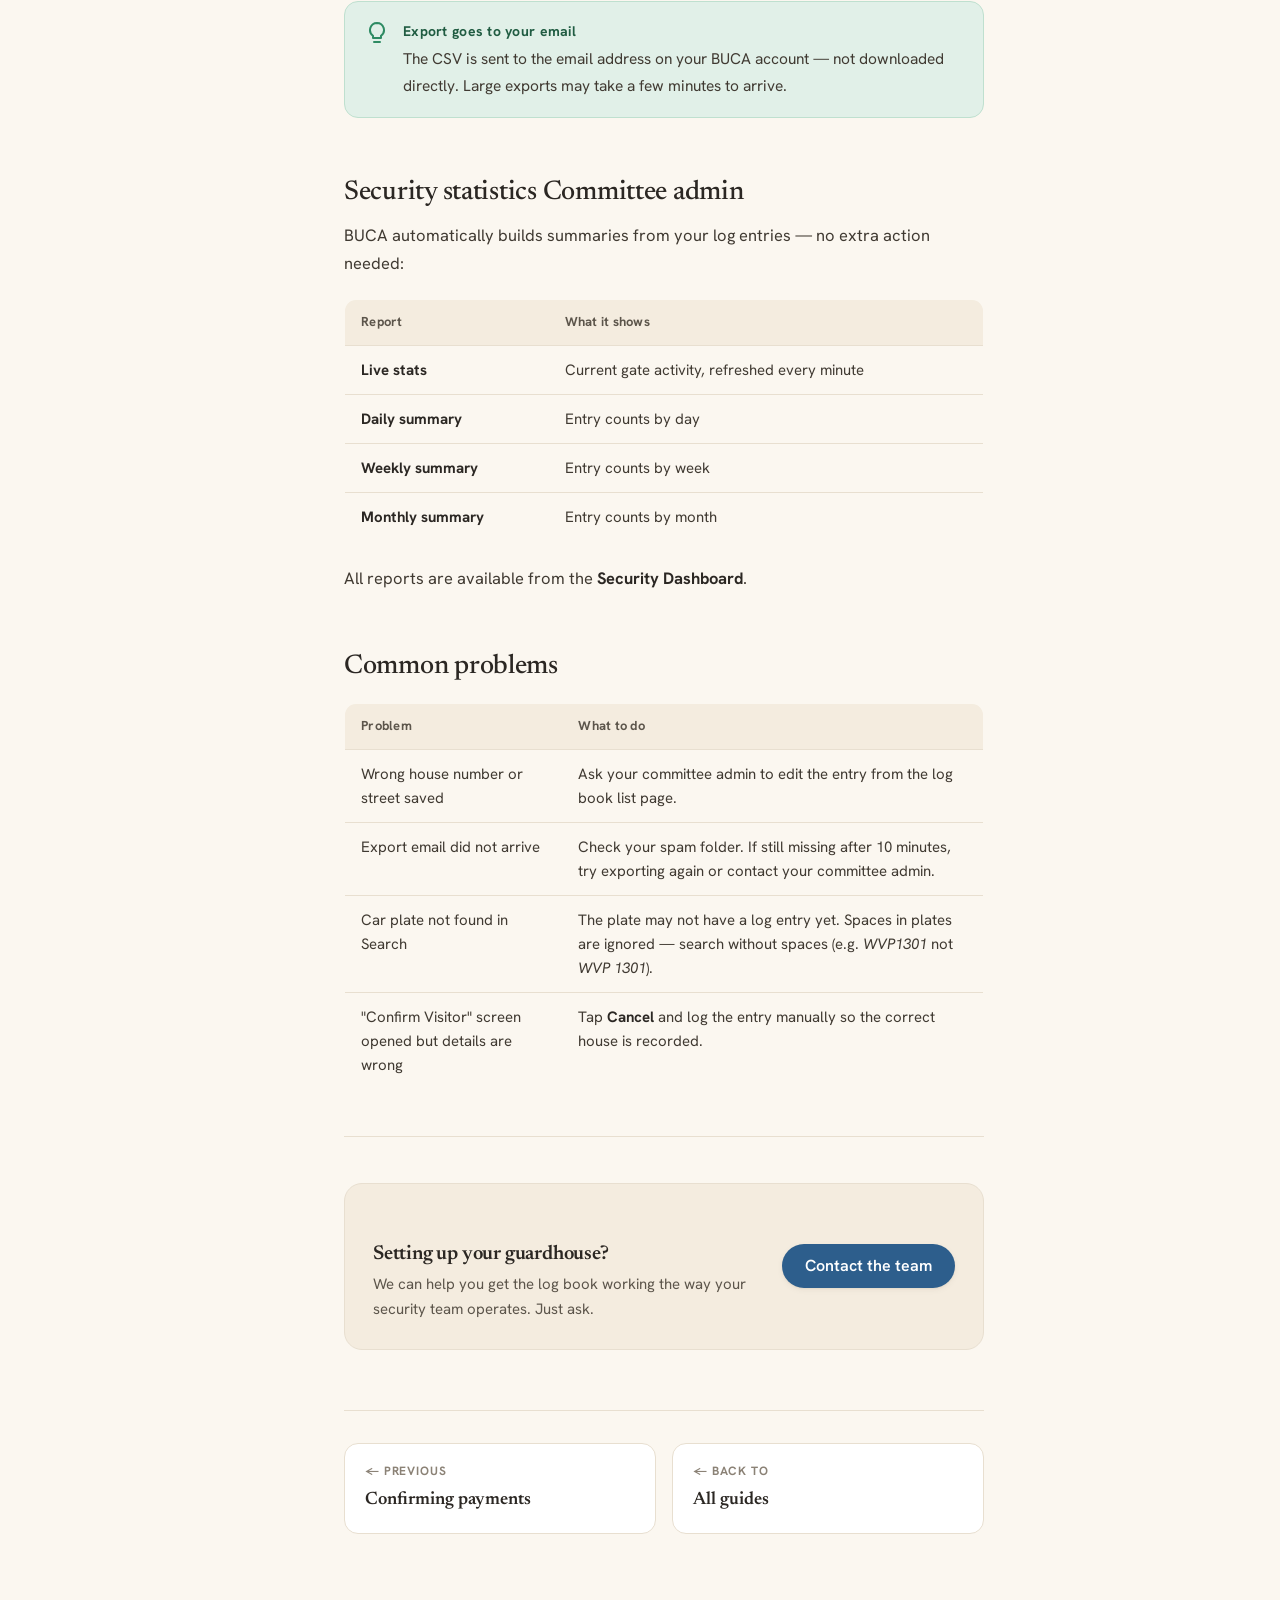
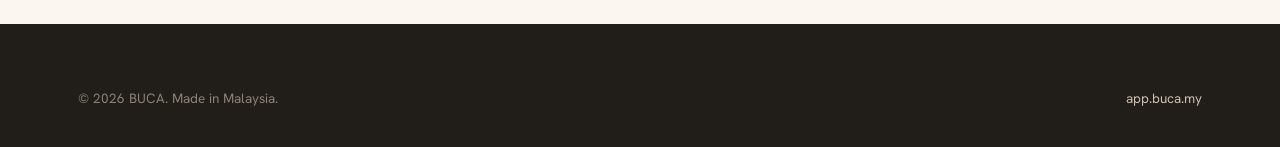
<file: manual/security-log-book.html>
<!DOCTYPE html>
<html lang="en">
<head>
<meta charset="UTF-8">
<!-- Google tag (gtag.js) -->
<script async src="https://www.googletagmanager.com/gtag/js?id=G-KG0XQX9VV0"></script>
<script>
  window.dataLayer = window.dataLayer || [];
  function gtag(){dataLayer.push(arguments);}
  gtag('js', new Date());
  gtag('config', 'G-KG0XQX9VV0');
</script>
<meta name="viewport" content="width=device-width, initial-scale=1.0">
<meta name="color-scheme" content="light">
<title>The security log book — BUCA Manual</title>
<meta name="description" content="Log car entries at the gate, search past visits, and export records — step-by-step guide for security guards and committee admins.">
<link rel="canonical" href="https://buca.my/manual/security-log-book.html">
<link rel="icon" href="/assets/favicon.ico" sizes="any">
<link rel="apple-touch-icon" href="/assets/apple-touch-icon.png">
<link rel="manifest" href="/site.webmanifest">
<!-- Open Graph -->
<meta property="og:type" content="article">
<meta property="og:url" content="https://buca.my/manual/security-log-book.html">
<meta property="og:title" content="The security log book — BUCA Manual">
<meta property="og:description" content="Log car entries at the gate, search past visits, and export records — step-by-step guide for security guards and committee admins.">
<meta property="og:image" content="https://buca.my/assets/og-image.png">
<!-- Twitter Card -->
<meta name="twitter:card" content="summary_large_image">
<meta name="twitter:title" content="The security log book — BUCA Manual">
<meta name="twitter:description" content="Log car entries at the gate, search past visits, and export records — step-by-step guide for security guards and committee admins.">
<meta name="twitter:image" content="https://buca.my/assets/og-image.png">
<link rel="stylesheet" href="../assets/buca.css">
<link rel="stylesheet" href="../assets/manual.css">
<script>document.documentElement.className += ' js-anim';</script>
</head>
<body>

<header class="doc-head">
  <div class="wrap">
    <a class="brand-link" href="../index.html"><img src="../assets/buca-logo.png" alt="BUCA"></a>
    <span class="sep"></span>
    <span class="lbl">Manual</span>
    <a class="back" href="index.html"><svg width="15" height="15" viewBox="0 0 24 24" fill="none" stroke="currentColor" stroke-width="2.4" stroke-linecap="round" stroke-linejoin="round"><path d="M19 12H5M11 18l-6-6 6-6"/></svg> All guides</a>
  </div>
</header>

<div class="doc">
  <aside class="doc-side">
    <div class="side-group">
      <div class="gh">Getting started</div>
      <a class="side-link" href="importing-data.html">Importing your data</a>
      <a class="side-link" href="creating-your-association.html">Creating your association</a>
      <span class="side-link soon">Adding committee members</span>
    </div>
    <div class="side-group">
      <div class="gh">Members &amp; payments</div>
      <a class="side-link" href="membership-payments.html">Recording a payment</a>
      <a class="side-link" href="confirming-payments.html">Confirming payments</a>
      <span class="side-link soon">Invoices &amp; vouchers</span>
      <span class="side-link soon">Exporting your data</span>
    </div>
    <div class="side-group">
      <div class="gh">Security &amp; reporting</div>
      <a class="side-link active" href="security-log-book.html">Security log book</a>
      <span class="side-link soon">Weekly reports</span>
      <span class="side-link soon">AGM attendance</span>
    </div>
  </aside>

  <main class="doc-main">
    <div class="crumb"><a href="index.html">Manual</a> <span>/</span> Security &amp; reporting</div>
    <div class="doc-tag">Security</div>
    <h1>The security log book</h1>
    <p class="doc-lead">Record every car that enters the gate. Search past visits, export records for committee review, and let BUCA build your security statistics automatically.</p>
    <div class="doc-meta">
      <span class="pill">⏱ 6 minute read</span>
      <span class="pill pill-blue">Security guard</span>
      <span class="pill pill-green">Committee admin</span>
    </div>

    <h2 id="overview">What the log book gives you</h2>
    <p>Every car entry you record feeds three things:</p>
    <ul>
      <li><strong>A live log</strong> — every entry in reverse order, searchable by car plate.</li>
      <li><strong>Automatic statistics</strong> — daily, weekly, and monthly summaries built from your entries.</li>
      <li><strong>Export to CSV</strong> — send a date-range export to your email for committee records.</li>
    </ul>

    <h2 id="logging">Logging a car entry <span class="role-badge">Security guard</span></h2>

    <h3>Step 1 — Open the log book</h3>
    <ol class="steps">
      <li><span class="st">Log in</span><p>Log in at <a class="inl" href="https://app.buca.my">app.buca.my</a> with your email and password.</p></li>
      <li><span class="st">Go to the log book</span><p>You will land on the <strong>Security Log Book</strong> page. If not, tap <strong>Security Log Book</strong> from the menu.</p></li>
    </ol>

    <div class="callout note">
      <svg class="ci" viewBox="0 0 24 24" fill="none" stroke="currentColor" stroke-width="2" stroke-linecap="round" stroke-linejoin="round"><circle cx="12" cy="12" r="9"/><path d="M12 11v5M12 8h.01"/></svg>
      <div><span class="ct">Security guard vs committee view</span><p>Security guards land on the entry screen. Committee admins land on the <strong>Security Dashboard</strong> and can tap <strong>Security Log Book</strong> from the dashboard menu.</p></div>
    </div>

    <h3>Step 2 — Enter the car plate</h3>
    <ol class="steps">
      <li><span class="st">Type the car plate number</span><p>In the <strong>car_number_plate</strong> field (e.g. <em>WVP13011</em>), type the plate of the vehicle entering the gate. Letters are automatically converted to uppercase.</p></li>
      <li><span class="st">Tap Create</span><p>Tap the <strong>Create</strong> button. BUCA checks if the plate has visited before.</p></li>
    </ol>

    <div class="callout tip">
      <svg class="ci" viewBox="0 0 24 24" fill="none" stroke="currentColor" stroke-width="2" stroke-linecap="round" stroke-linejoin="round"><path d="M12 2a7 7 0 0 0-4 12.7V17h8v-2.3A7 7 0 0 0 12 2Z"/><path d="M9 21h6"/></svg>
      <div><span class="ct">Known plates are pre-filled</span><p>If the plate has visited before, the <strong>House No.</strong>, <strong>Street</strong>, and visit category are filled in automatically. You can still edit them before saving.</p></div>
    </div>

    <h3>Step 3 — Fill in the entry details</h3>
    <p>You will see a summary of the plate's history (total visits, last visit date) and the entry form:</p>
    <ol class="steps">
      <li><span class="st">Check the IC box if needed</span><p>If the visitor needs to provide identification, the <strong>IC</strong> checkbox appears. Tick it if ID was checked.</p></li>
      <li><span class="st">Enter the house number</span><p>Type the unit number in the <strong>House No.</strong> field (e.g. <em>12A</em>).</p></li>
      <li><span class="st">Enter the street</span><p>Type the street name in the <strong>Street</strong> field. As you type, matching streets appear — tap one to select it.</p></li>
      <li><span class="st">Select a category</span><p>Tap a category button to describe the visit:</p>
        <table>
          <thead><tr><th>Category</th><th>When to use</th></tr></thead>
          <tbody>
            <tr><td><strong>Resident</strong></td><td>Owner or tenant returning home</td></tr>
            <tr><td><strong>Visitor</strong></td><td>Guest visiting a resident</td></tr>
            <tr><td><strong>Delivery</strong></td><td>Courier or delivery service</td></tr>
            <tr><td><strong>Pickup/Drop off</strong></td><td>Short stop to collect or drop someone</td></tr>
            <tr><td><strong>Contractor</strong></td><td>Tradesperson, maintenance, or repair crew</td></tr>
            <tr><td><strong>Daycare</strong></td><td>Daycare vehicle</td></tr>
            <tr><td><strong>BU6</strong></td><td>BU6 area vehicle</td></tr>
            <tr><td><strong>Non-compliant</strong></td><td>Vehicle that did not follow entry rules</td></tr>
          </tbody>
        </table>
      </li>
      <li><span class="st">Save the entry</span><p>Tap <strong>Create</strong> to save. You will see <em>"Created log successfully"</em> and return to the log book.</p></li>
    </ol>

    <div class="callout note">
      <svg class="ci" viewBox="0 0 24 24" fill="none" stroke="currentColor" stroke-width="2" stroke-linecap="round" stroke-linejoin="round"><circle cx="12" cy="12" r="9"/><path d="M12 11v5M12 8h.01"/></svg>
      <div><span class="ct">Cancelling</span><p>Tap <strong>Cancel</strong> at any time to go back to the log book without saving.</p></div>
    </div>

    <h3>Special case — Registered visitor</h3>
    <p>If the car plate belongs to a pre-registered visitor, BUCA opens the <strong>Confirm Visitor</strong> screen instead. It shows the visitor's name, number plate, and destination address.</p>
    <ol class="steps">
      <li><span class="st">Review the details</span><p>Check that the name and destination address are correct.</p></li>
      <li><span class="st">Tap Confirm</span><p>Tap <strong>Confirm</strong> to log the visit. Tap <strong>Cancel</strong> if the details do not match.</p></li>
    </ol>

    <h2 id="viewing">Viewing the log book <span class="role-badge">Committee admin</span></h2>
    <ol class="steps">
      <li><span class="st">Open the log book</span><p>From the Security Dashboard, tap <strong>Security Log Book</strong>. The page is titled <strong>Security Log Book</strong> and lists all entries newest first.</p></li>
      <li><span class="st">Read an entry</span><p>Each row shows two columns:</p>
        <ul>
          <li><strong>Visit Details</strong> — house address, car plate, and category</li>
          <li><strong>Misc. Details</strong> — the name of the guard who logged it and the date/time</li>
        </ul>
      </li>
      <li><span class="st">Browse more entries</span><p>Use the page navigation at the bottom to move between pages.</p></li>
    </ol>

    <h2 id="search">Searching the log book <span class="role-badge">Security guard</span> <span class="role-badge">Committee admin</span></h2>
    <ol class="steps">
      <li><span class="st">Open Search</span><p>From the <strong>Security Log Book</strong> page, tap <strong>Search</strong> in the navigation. The page is titled <strong>Security Search</strong>.</p></li>
      <li><span class="st">Enter a car plate</span><p>Under <strong>Search Car</strong>, type a plate number in the search field (e.g. <em>WVP1301</em>).</p></li>
      <li><span class="st">Tap Search</span><p>Tap <strong>Search</strong>. Results appear in two sections:</p>
        <ul>
          <li><strong>Houses</strong> — matching households (house number, street, last paid year)</li>
          <li><strong>Security Logs</strong> — every visit log for that plate (car plate, address, category, logged by, date)</li>
        </ul>
      </li>
    </ol>

    <h2 id="export">Exporting log records <span class="role-badge">Committee admin</span></h2>
    <p>You can export all log entries to a CSV file. BUCA emails it to your account email address.</p>
    <ol class="steps">
      <li><span class="st">Open the Export page</span><p>From the <strong>Security Log Book</strong> list page, navigate to <strong>Export Security Logs</strong>.</p></li>
      <li><span class="st">Set a date range (optional)</span><p>Enter a <strong>Start Date</strong> and <strong>End Date</strong> to limit the export. Leave both blank to export all records.</p></li>
      <li><span class="st">Tap Export</span><p>Tap <strong>Export</strong>. BUCA queues the export in the background and emails the CSV file to your account email address when it is ready.</p></li>
    </ol>

    <div class="callout tip">
      <svg class="ci" viewBox="0 0 24 24" fill="none" stroke="currentColor" stroke-width="2" stroke-linecap="round" stroke-linejoin="round"><path d="M12 2a7 7 0 0 0-4 12.7V17h8v-2.3A7 7 0 0 0 12 2Z"/><path d="M9 21h6"/></svg>
      <div><span class="ct">Export goes to your email</span><p>The CSV is sent to the email address on your BUCA account — not downloaded directly. Large exports may take a few minutes to arrive.</p></div>
    </div>

    <h2 id="stats">Security statistics <span class="role-badge">Committee admin</span></h2>
    <p>BUCA automatically builds summaries from your log entries — no extra action needed:</p>
    <table>
      <thead><tr><th>Report</th><th>What it shows</th></tr></thead>
      <tbody>
        <tr><td><strong>Live stats</strong></td><td>Current gate activity, refreshed every minute</td></tr>
        <tr><td><strong>Daily summary</strong></td><td>Entry counts by day</td></tr>
        <tr><td><strong>Weekly summary</strong></td><td>Entry counts by week</td></tr>
        <tr><td><strong>Monthly summary</strong></td><td>Entry counts by month</td></tr>
      </tbody>
    </table>
    <p>All reports are available from the <strong>Security Dashboard</strong>.</p>

    <h2 id="problems">Common problems</h2>
    <table>
      <thead><tr><th>Problem</th><th>What to do</th></tr></thead>
      <tbody>
        <tr><td>Wrong house number or street saved</td><td>Ask your committee admin to edit the entry from the log book list page.</td></tr>
        <tr><td>Export email did not arrive</td><td>Check your spam folder. If still missing after 10 minutes, try exporting again or contact your committee admin.</td></tr>
        <tr><td>Car plate not found in Search</td><td>The plate may not have a log entry yet. Spaces in plates are ignored — search without spaces (e.g. <em>WVP1301</em> not <em>WVP 1301</em>).</td></tr>
        <tr><td>"Confirm Visitor" screen opened but details are wrong</td><td>Tap <strong>Cancel</strong> and log the entry manually so the correct house is recorded.</td></tr>
      </tbody>
    </table>

    <hr>

    <div class="help">
      <div class="ht">
        <h3>Setting up your guardhouse?</h3>
        <p>We can help you get the log book working the way your security team operates. Just ask.</p>
      </div>
      <a class="btn btn-primary" href="https://forms.gle/qFYzmMMwqwBYbRDj6">Contact the team</a>
    </div>

    <div class="pager">
      <a href="confirming-payments.html"><div class="pk">← Previous</div><div class="pt">Confirming payments</div></a>
      <a href="index.html"><div class="pk">← Back to</div><div class="pt">All guides</div></a>
    </div>
  </main>

  <nav class="doc-toc" aria-label="On this page">
    <div class="th">On this page</div>
    <a href="#overview">What it gives you</a>
    <a href="#logging">Logging a car entry</a>
    <a href="#viewing">Viewing the log book</a>
    <a href="#search">Searching logs</a>
    <a href="#export">Exporting records</a>
    <a href="#stats">Statistics</a>
    <a href="#problems">Common problems</a>
  </nav>
</div>

<footer class="site-foot">
  <div class="wrap">
    <div class="foot-bottom" style="border-top:none;margin-top:0;padding-top:0;">
      <span>© 2026 BUCA. Made in Malaysia.</span>
      <span><a href="../index.html">app.buca.my</a></span>
    </div>
  </div>
</footer>

<script src="../assets/manual.js"></script>
</body>
</html>
</file>
<file: assets/buca.css>
/* ============================================================
   BUCA — shared styles
   Warm & community aesthetic · house/roof motif · trust blue
   ============================================================ */

@import url('https://fonts.googleapis.com/css2?family=Newsreader:ital,opsz,wght@0,6..72,400;0,6..72,500;0,6..72,600;1,6..72,400;1,6..72,500&family=Hanken+Grotesk:wght@400;500;600;700&display=swap');

:root{
  /* surfaces */
  --paper:#FBF7F0;
  --paper-2:#F4ECDF;
  --sand:#EFE4D2;
  --card:#FFFFFF;
  --card-tint:#FCF6EC;

  /* ink */
  --ink:#2B2723;
  --ink-soft:#5C554B;
  --ink-faint:#8B8276;

  /* lines */
  --line:#E8DFD0;
  --line-strong:#DACFBA;

  /* brand */
  --brand:#3E7CB1;        /* logo blue */
  --brand-deep:#2D5E8C;   /* button / hover */
  --brand-soft:#E4EEF6;
  --brand-tint:#F1F6FB;

  /* accents */
  --clay:#C36A3D;
  --clay-deep:#A9542C;
  --clay-soft:#F4E2D5;
  --green:#2E8B63;
  --green-soft:#E1F0E8;

  /* type */
  --serif:'Newsreader', Georgia, 'Times New Roman', serif;
  --sans:'Hanken Grotesk', system-ui, -apple-system, sans-serif;

  /* shape */
  --r-sm:8px;
  --r-md:14px;
  --r-lg:22px;
  --r-xl:30px;

  /* shadow — warm, soft */
  --sh-sm:0 1px 2px rgba(60,45,25,.06), 0 2px 6px rgba(60,45,25,.05);
  --sh-md:0 2px 4px rgba(60,45,25,.05), 0 12px 28px rgba(60,45,25,.09);
  --sh-lg:0 4px 10px rgba(60,45,25,.07), 0 28px 60px rgba(60,45,25,.13);

  --maxw:1180px;
}

*{box-sizing:border-box;}
html{scroll-behavior:smooth;-webkit-text-size-adjust:100%;}
body{
  margin:0;
  font-family:var(--sans);
  color:var(--ink);
  background:var(--paper);
  font-size:17px;
  line-height:1.6;
  -webkit-font-smoothing:antialiased;
  text-rendering:optimizeLegibility;
}
img{max-width:100%;display:block;}
a{color:var(--brand-deep);text-decoration:none;}
a:hover{color:var(--clay-deep);}
h1,h2,h3,h4{font-family:var(--serif);font-weight:500;line-height:1.08;letter-spacing:-.01em;margin:0;color:var(--ink);}
p{margin:0;}
::selection{background:var(--clay-soft);color:var(--clay-deep);}

/* layout helpers */
.wrap{max-width:var(--maxw);margin:0 auto;padding:0 28px;}
.wrap-narrow{max-width:880px;margin:0 auto;padding:0 28px;}
.section{padding:96px 0;}
.eyebrow{
  font-family:var(--sans);
  font-weight:600;font-size:13px;letter-spacing:.14em;text-transform:uppercase;
  color:var(--clay);display:inline-flex;align-items:center;gap:9px;
}
.eyebrow::before{
  content:"";width:20px;height:1.5px;background:var(--clay);display:inline-block;border-radius:2px;
}

/* ---------- buttons ---------- */
.btn{
  display:inline-flex;align-items:center;gap:9px;
  font-family:var(--sans);font-weight:600;font-size:16px;
  padding:13px 22px;border-radius:999px;cursor:pointer;border:1.5px solid transparent;
  transition:transform .16s ease, box-shadow .16s ease, background .16s ease, color .16s ease;
  line-height:1;white-space:nowrap;
}
.btn:active{transform:translateY(1px);}
.btn-primary{background:var(--brand-deep);color:#fff;box-shadow:var(--sh-sm);}
.btn-primary:hover{background:#27527c;color:#fff;box-shadow:var(--sh-md);transform:translateY(-1px);}
.btn-ghost{background:transparent;color:var(--ink);border-color:var(--line-strong);}
.btn-ghost:hover{color:var(--ink);border-color:var(--ink-faint);background:rgba(255,255,255,.5);}
.btn-green{background:var(--green);color:#fff;box-shadow:var(--sh-sm);}
.btn-green:hover{background:#246E4E;color:#fff;transform:translateY(-1px);box-shadow:var(--sh-md);}
.btn-clay{background:var(--clay);color:#fff;box-shadow:var(--sh-sm);}
.btn-clay:hover{background:var(--clay-deep);color:#fff;transform:translateY(-1px);box-shadow:var(--sh-md);}
.btn-lg{padding:16px 28px;font-size:17px;}
.btn .arr{transition:transform .18s ease;}
.btn:hover .arr{transform:translateX(3px);}

/* ---------- pills / badges ---------- */
.pill{
  display:inline-flex;align-items:center;gap:7px;white-space:nowrap;
  font-weight:600;font-size:13.5px;padding:6px 13px;border-radius:999px;
  background:var(--card);border:1px solid var(--line);color:var(--ink-soft);
}
.pill-free{background:var(--green-soft);border-color:#bfe0cf;color:#1d6e4c;}
.pill-blue{background:var(--brand-soft);border-color:#c6dcee;color:var(--brand-deep);}

/* ---------- header ---------- */
.site-head{
  position:sticky;top:0;z-index:50;
  background:rgba(251,247,240,.82);
  backdrop-filter:saturate(140%) blur(12px);
  border-bottom:1px solid var(--line);
}
.site-head .wrap{display:flex;align-items:center;gap:28px;height:72px;}
.brand-link{display:flex;align-items:center;gap:10px;}
.brand-link img{height:26px;width:auto;}
.nav{display:flex;align-items:center;gap:28px;margin-left:8px;}
.nav a{font-family:var(--sans);font-weight:500;font-size:15.5px;color:var(--ink-soft);}
.nav a:hover{color:var(--ink);}
.head-cta{margin-left:auto;display:flex;align-items:center;gap:14px;}

/* ---------- footer ---------- */
.site-foot{background:#211D18;color:#cabfae;padding:64px 0 38px;}
.site-foot a{color:#cabfae;}
.site-foot a:hover{color:#fff;}
.foot-grid{display:grid;grid-template-columns:1.6fr 1fr 1fr 1fr;gap:40px;}
.foot-grid h4{color:#fff;font-family:var(--sans);font-weight:700;font-size:13px;letter-spacing:.1em;text-transform:uppercase;margin-bottom:16px;}
.foot-links{display:flex;flex-direction:column;gap:11px;font-size:15px;}
.foot-brand img{height:24px;filter:brightness(0) invert(1);opacity:.95;margin-bottom:16px;}
.foot-brand p{color:#9d9384;font-size:14.5px;max-width:30ch;line-height:1.6;}
.foot-bottom{
  margin-top:48px;padding-top:24px;border-top:1px solid #3a342b;
  display:flex;justify-content:space-between;gap:20px;flex-wrap:wrap;
  font-size:13.5px;color:#8b8175;
}

/* ---------- house mark ---------- */
.housemark{display:inline-block;color:var(--brand);}

/* ---------- generic card ---------- */
.card{
  background:var(--card);border:1px solid var(--line);border-radius:var(--r-lg);
  box-shadow:var(--sh-sm);
}

/* ---------- reveal on scroll (progressive enhancement) ---------- */
.reveal{transition:opacity .7s cubic-bezier(.2,.7,.2,1), transform .7s cubic-bezier(.2,.7,.2,1);}
.js-anim .reveal{opacity:0;transform:translateY(18px);}
.js-anim .reveal.in{opacity:1;transform:none;}
@media (prefers-reduced-motion:reduce){
  .reveal{opacity:1 !important;transform:none !important;transition:none;}
  html{scroll-behavior:auto;}
}

/* ---------- responsive base ---------- */
@media (max-width:860px){
  .section{padding:64px 0;}
  .nav{display:none;}
  .foot-grid{grid-template-columns:1fr 1fr;gap:32px;}
  body{font-size:16px;}
}
@media (max-width:520px){
  .wrap,.wrap-narrow{padding:0 20px;}
  .foot-grid{grid-template-columns:1fr;}
}
</file>
<file: assets/manual.css>
/* ============================================================
   BUCA Manual — documentation layout + article typography
   Loads after buca.css
   ============================================================ */

/* ---------- manual header ---------- */
.doc-head{
  position:sticky;top:0;z-index:50;background:rgba(251,247,240,.86);
  backdrop-filter:saturate(140%) blur(12px);border-bottom:1px solid var(--line);
}
.doc-head .wrap{display:flex;align-items:center;gap:18px;height:66px;}
.doc-head .brand-link img{height:23px;}
.doc-head .sep{width:1px;height:22px;background:var(--line-strong);}
.doc-head .lbl{font-family:var(--serif);font-size:18px;color:var(--ink-soft);font-weight:500;}
.doc-head .back{margin-left:auto;font-weight:600;font-size:14.5px;color:var(--ink-soft);display:inline-flex;align-items:center;gap:7px;}
.doc-head .back:hover{color:var(--brand-deep);}

/* ---------- layout ---------- */
.doc{max-width:1240px;margin:0 auto;padding:0 28px;display:grid;grid-template-columns:248px minmax(0,1fr) 200px;gap:48px;align-items:start;}
.doc-side{position:sticky;top:90px;padding:40px 0;align-self:start;}
.doc-main{padding:48px 0 90px;min-width:0;max-width:760px;}
.doc-toc{position:sticky;top:90px;padding:48px 0;font-size:13.5px;}

/* ---------- side nav ---------- */
.side-group{margin-bottom:26px;}
.side-group .gh{font-size:12px;font-weight:700;letter-spacing:.09em;text-transform:uppercase;color:var(--ink-faint);margin-bottom:11px;padding-left:14px;}
.side-link{display:block;font-size:14.5px;color:var(--ink-soft);padding:7px 14px;border-radius:9px;border-left:2px solid transparent;line-height:1.35;font-weight:500;}
.side-link:hover{background:var(--card-tint);color:var(--ink);}
.side-link.active{color:var(--brand-deep);background:var(--brand-tint);border-left-color:var(--brand);font-weight:600;}
.side-link.soon{color:var(--ink-faint);cursor:default;pointer-events:none;display:flex;align-items:center;justify-content:space-between;}
.side-link.soon::after{content:"Soon";font-size:10px;font-weight:700;letter-spacing:.05em;text-transform:uppercase;color:var(--ink-faint);background:var(--paper-2);border:1px solid var(--line);border-radius:999px;padding:2px 7px;}

/* ---------- TOC (on this page) ---------- */
.doc-toc .th{font-size:11.5px;font-weight:700;letter-spacing:.09em;text-transform:uppercase;color:var(--ink-faint);margin-bottom:13px;}
.doc-toc a{display:block;color:var(--ink-faint);padding:5px 0 5px 13px;border-left:2px solid var(--line);line-height:1.35;}
.doc-toc a:hover{color:var(--ink);border-left-color:var(--line-strong);}
.doc-toc a.active{color:var(--brand-deep);border-left-color:var(--brand);font-weight:600;}

/* ---------- article ---------- */
.crumb{font-size:13.5px;color:var(--ink-faint);font-weight:600;margin-bottom:16px;display:flex;gap:8px;align-items:center;}
.crumb a{color:var(--ink-faint);}
.crumb a:hover{color:var(--brand-deep);}
.doc-tag{display:inline-block;font-size:12px;font-weight:700;letter-spacing:.07em;text-transform:uppercase;color:var(--clay);margin-bottom:14px;}
.doc-main h1{font-size:clamp(32px,4vw,46px);letter-spacing:-.02em;margin-bottom:18px;line-height:1.05;}
.doc-lead{font-size:20px;color:var(--ink-soft);line-height:1.55;margin-bottom:14px;}
.doc-meta{display:flex;gap:8px;flex-wrap:wrap;margin:24px 0 8px;}
.doc-main h2{font-size:27px;margin:52px 0 14px;scroll-margin-top:90px;padding-top:8px;}
.doc-main h3{font-size:20px;font-weight:600;margin:34px 0 10px;scroll-margin-top:90px;}
.doc-main p{font-size:16.5px;line-height:1.7;color:#403a32;margin:14px 0;}
.doc-main a.inl{color:var(--brand-deep);font-weight:600;border-bottom:1.5px solid #c6dcee;}
.doc-main a.inl:hover{border-color:var(--brand-deep);}
.doc-main strong{font-weight:700;color:var(--ink);}
.doc-main hr{border:none;border-top:1px solid var(--line);margin:46px 0;}

.doc-main ul,.doc-main ol{margin:14px 0;padding-left:4px;color:#403a32;font-size:16.5px;line-height:1.65;}
.doc-main ul li,.doc-main ol li{margin:9px 0;padding-left:8px;}
.doc-main ul{list-style:none;}
.doc-main ul li{position:relative;padding-left:24px;}
.doc-main ul li::before{content:"";position:absolute;left:4px;top:11px;width:6px;height:6px;border-radius:50%;background:var(--clay);}
.doc-main ol{padding-left:22px;}

/* numbered step blocks */
.steps{list-style:none;counter-reset:step;padding:0 !important;margin:24px 0;}
.steps>li{position:relative;padding:0 0 26px 56px !important;margin:0;counter-increment:step;}
.steps>li::before{content:counter(step);position:absolute;left:0;top:-2px;width:34px;height:34px;border-radius:50%;background:var(--brand-deep);color:#fff;font-family:var(--sans);font-weight:700;font-size:15px;display:grid;place-items:center;}
.steps>li::after{content:"";position:absolute;left:16.5px;top:36px;bottom:6px;width:2px;background:var(--line);}
.steps>li:last-child::after{display:none;}
.steps>li .st{font-family:var(--serif);font-size:19px;font-weight:600;color:var(--ink);display:block;margin-bottom:5px;line-height:1.25;}
.steps>li p{margin:6px 0;}

/* callouts */
.callout{border-radius:14px;padding:18px 20px 18px 20px;margin:24px 0;border:1px solid;display:flex;gap:14px;align-items:flex-start;font-size:15.5px;line-height:1.6;}
.callout .ci{flex:none;width:24px;height:24px;margin-top:1px;}
.callout p{margin:0 0 6px;font-size:15.5px;}
.callout p:last-child{margin-bottom:0;}
.callout .ct{font-weight:700;display:block;margin-bottom:4px;font-size:14px;letter-spacing:.02em;}
.callout.tip{background:var(--green-soft);border-color:#bfe0cf;color:#205c42;}
.callout.tip .ci{color:#2e8b63;}
.callout.note{background:var(--brand-tint);border-color:#c6dcee;color:#2a4c69;}
.callout.note .ci{color:var(--brand);}
.callout.warn{background:#FBEEE2;border-color:#eccaa9;color:#8a4d24;}
.callout.warn .ci{color:var(--clay);}

/* tables */
.doc-main table{width:100%;border-collapse:collapse;margin:22px 0;font-size:15px;border:1px solid var(--line);border-radius:12px;overflow:hidden;}
.doc-main th{background:var(--paper-2);text-align:left;font-weight:700;font-size:13px;letter-spacing:.02em;color:var(--ink-soft);padding:12px 16px;border-bottom:1px solid var(--line);}
.doc-main td{padding:12px 16px;border-bottom:1px solid var(--line);color:#403a32;vertical-align:top;}
.doc-main tr:last-child td{border-bottom:none;}
.doc-main td code,.doc-main p code,.doc-main li code{font-family:'SF Mono',ui-monospace,Menlo,monospace;font-size:13.5px;background:#F1E9DB;border:1px solid var(--line);padding:2px 7px;border-radius:6px;color:#7a4a26;white-space:nowrap;}

/* figure / mock cards inside article */
.fig{margin:26px 0;border:1px solid var(--line);border-radius:16px;overflow:hidden;background:var(--card);box-shadow:var(--sh-sm);}
.fig-cap{font-size:13px;color:var(--ink-faint);text-align:center;margin-top:10px;font-style:italic;}

/* template/file chip */
.dl-row{display:flex;align-items:center;gap:14px;background:var(--card);border:1px solid var(--line);border-radius:14px;padding:14px 16px;margin:22px 0;box-shadow:var(--sh-sm);}
.dl-row .fi{width:42px;height:42px;border-radius:11px;background:var(--green-soft);display:grid;place-items:center;color:#2e8b63;flex:none;}
.dl-row .meta{flex:1;min-width:0;}
.dl-row .meta b{display:block;font-weight:600;font-size:15.5px;}
.dl-row .meta span{font-size:13px;color:var(--ink-faint);}

/* prev / next */
.pager{display:grid;grid-template-columns:1fr 1fr;gap:16px;margin-top:60px;padding-top:32px;border-top:1px solid var(--line);}
.pager a{display:block;border:1px solid var(--line);border-radius:14px;padding:18px 20px;background:var(--card);transition:transform .18s ease, box-shadow .18s ease;}
.pager a:hover{transform:translateY(-3px);box-shadow:var(--sh-md);}
.pager .pk{font-size:12px;font-weight:700;letter-spacing:.07em;text-transform:uppercase;color:var(--ink-faint);}
.pager .pt{font-family:var(--serif);font-size:18px;font-weight:600;color:var(--ink);margin-top:5px;}
.pager .nx{text-align:right;}

/* help footer block */
.help{background:var(--paper-2);border:1px solid var(--line);border-radius:18px;padding:26px 28px;margin-top:40px;display:flex;gap:20px;align-items:center;flex-wrap:wrap;}
.help .ht{flex:1;min-width:220px;}
.help h3{font-size:20px;margin-bottom:6px;}
.help p{font-size:15px;color:var(--ink-soft);margin:0;}

@media (max-width:1080px){
  .doc{grid-template-columns:230px minmax(0,1fr);}
  .doc-toc{display:none;}
}
@media (max-width:820px){
  .doc{grid-template-columns:1fr;gap:0;}
  .doc-side{position:static;padding:18px 0 8px;border-bottom:1px solid var(--line);margin-bottom:8px;display:flex;gap:18px;overflow-x:auto;}
  .side-group{margin-bottom:0;flex:none;}
  .side-group .gh{padding-left:0;}
  .doc-main{padding:30px 0 70px;}
  .pager{grid-template-columns:1fr;}
}
</file>
